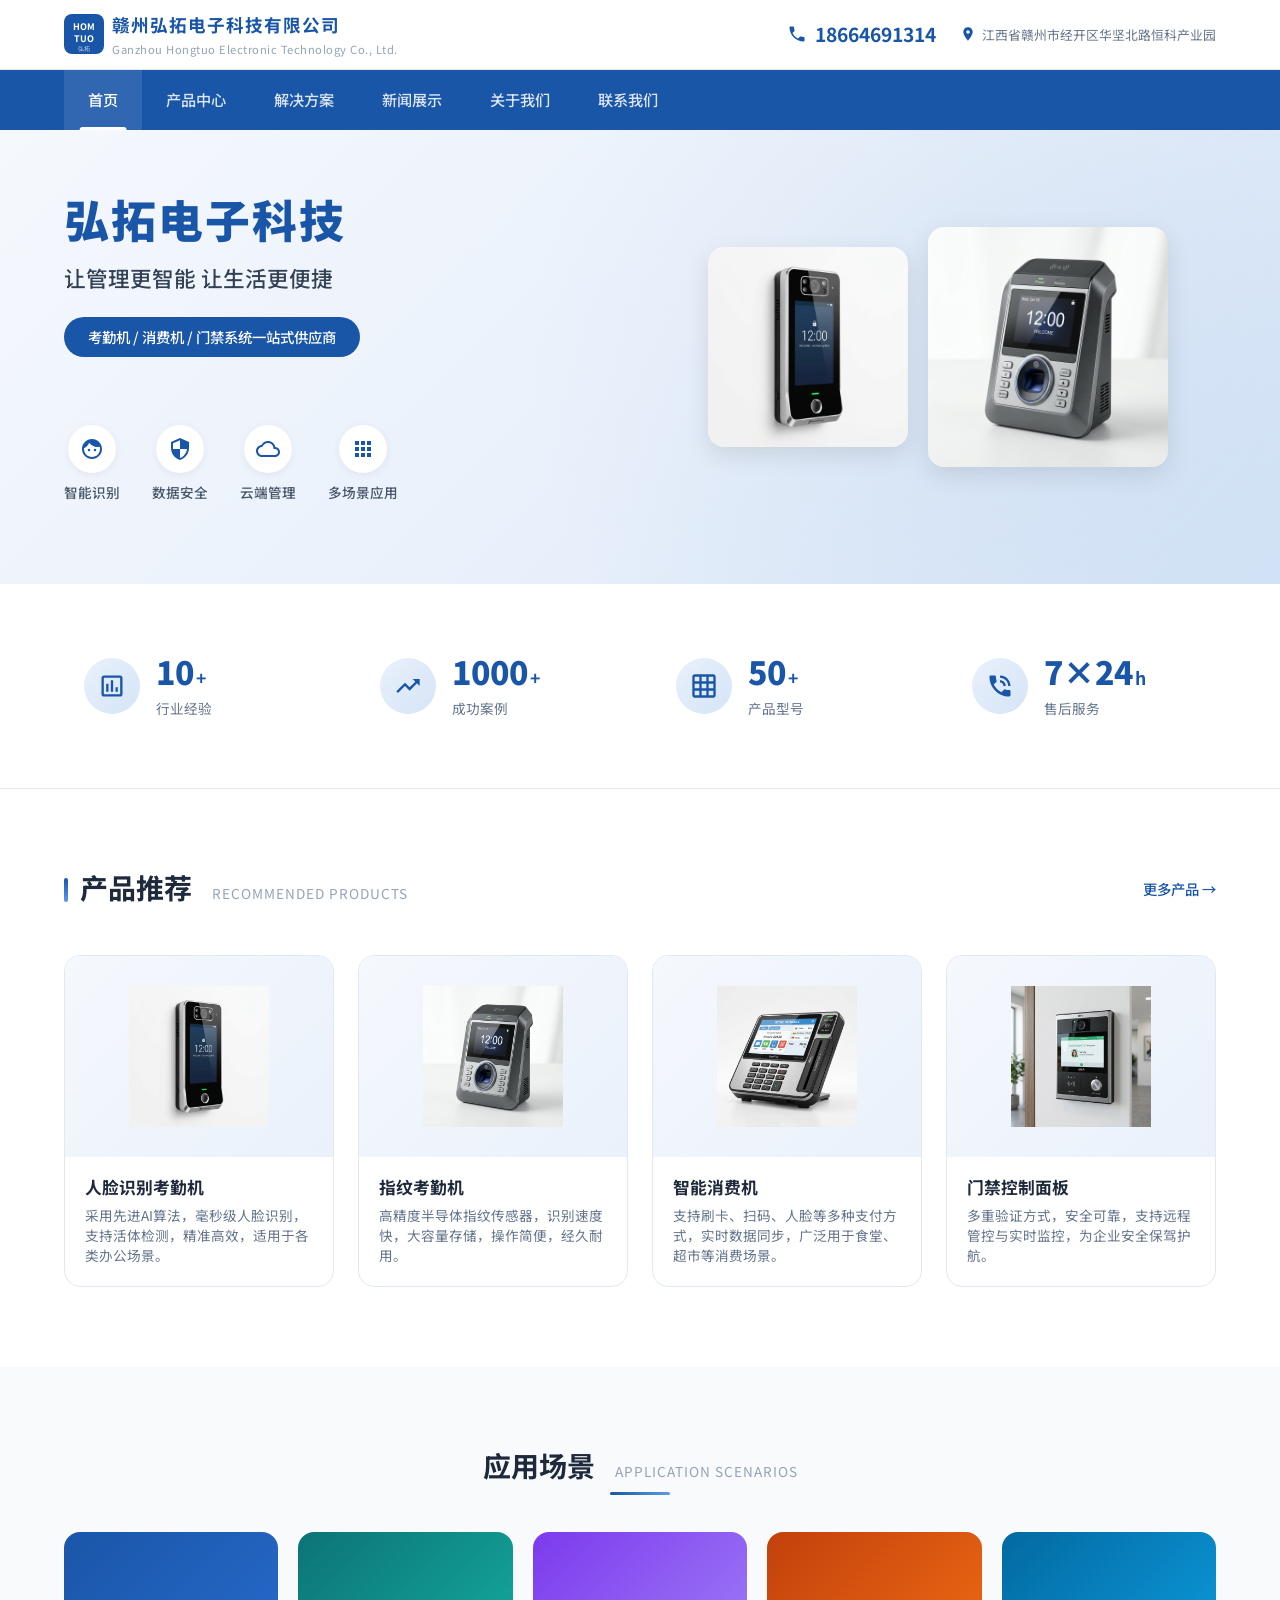
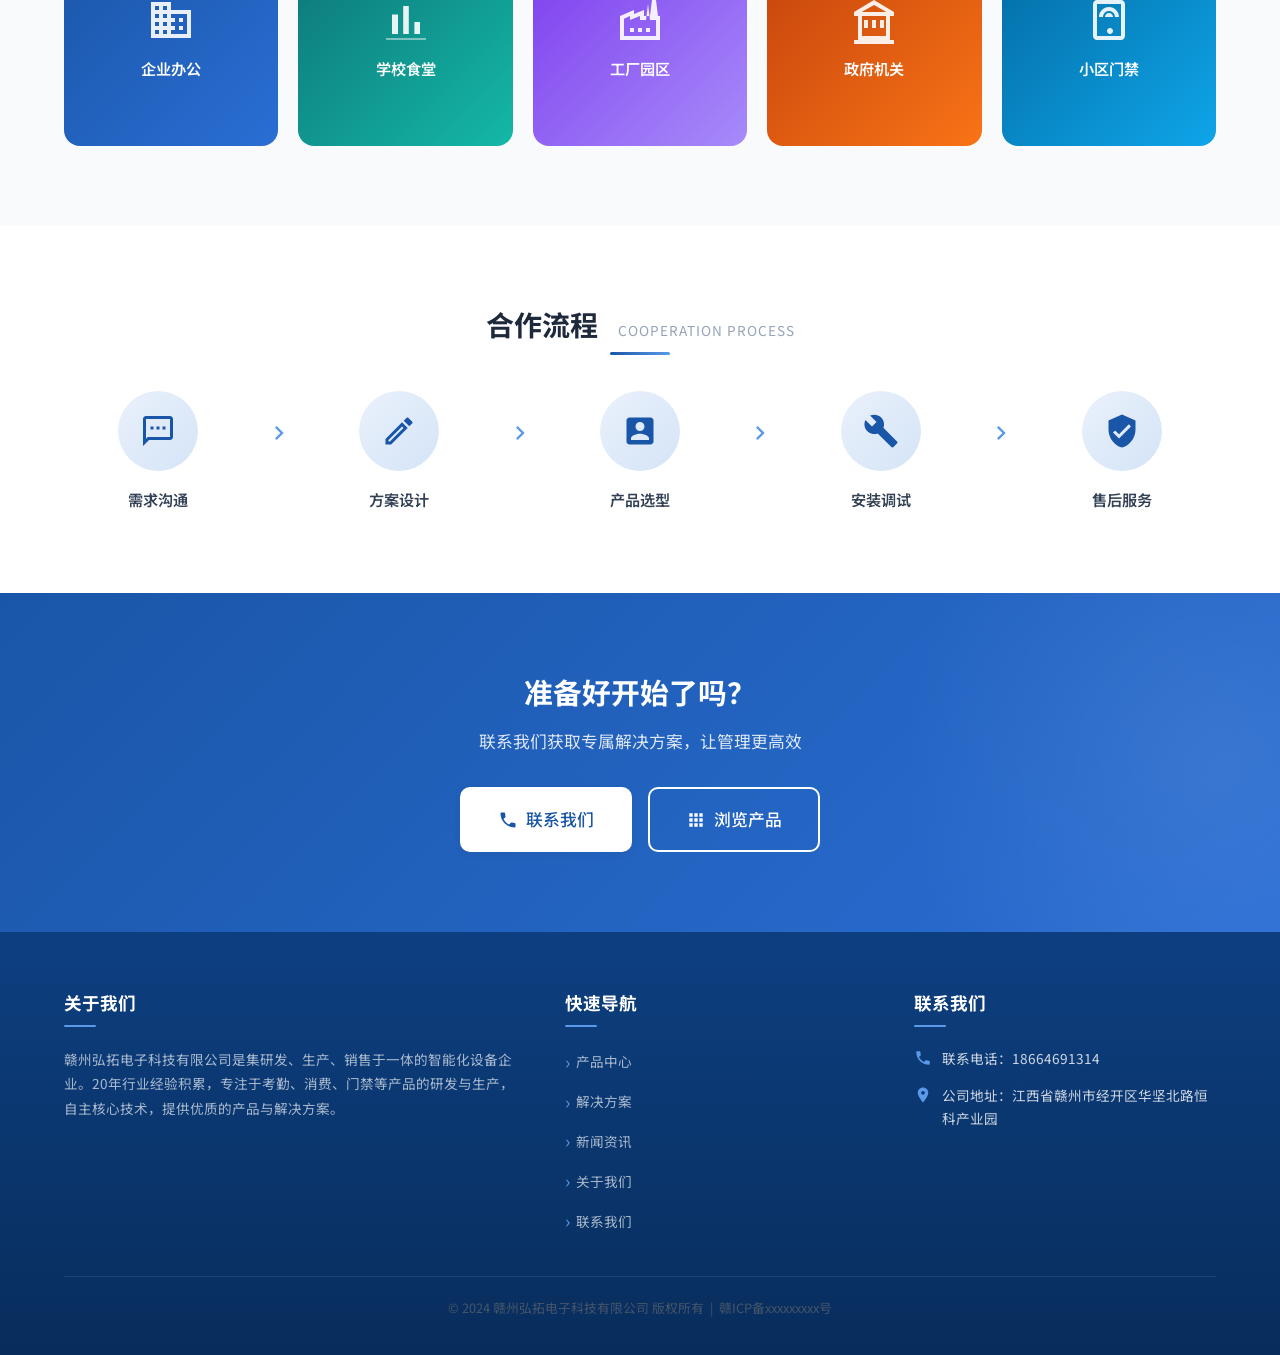
<file: index.html>
<!DOCTYPE html>
<html lang="zh-CN">
<head>
  <meta charset="UTF-8">
  <meta name="viewport" content="width=device-width, initial-scale=1.0">
  <title>赣州弘拓电子科技有限公司 - 考勤机·消费机·门禁系统一站式供应商</title>
  <meta name="description" content="赣州弘拓电子科技有限公司专注于考勤机、消费机、门禁系统的研发、生产与销售，20年行业经验，提供智能化管理解决方案。">
  <meta name="keywords" content="考勤机,消费机,门禁系统,人脸识别,指纹考勤,弘拓电子,赣州弘拓">
  <link rel="stylesheet" href="css/style.css">
</head>
<body>

  <!-- ========== Top Bar ========== -->
  <div class="top-bar">
    <div class="container">
      <div class="top-bar-left">
        <svg class="logo-icon" viewBox="0 0 40 40">
          <rect width="40" height="40" rx="8" fill="#1a56a8"/>
          <text x="20" y="16" text-anchor="middle" fill="white" font-size="9" font-weight="bold">HOM</text>
          <text x="20" y="28" text-anchor="middle" fill="white" font-size="9" font-weight="bold">TUO</text>
          <text x="20" y="37" text-anchor="middle" fill="rgba(255,255,255,0.7)" font-size="6">弘拓</text>
        </svg>
        <div class="company-info">
          <span class="company-name">赣州弘拓电子科技有限公司</span>
          <span class="company-name-en">Ganzhou Hongtuo Electronic Technology Co., Ltd.</span>
        </div>
      </div>
      <div class="top-bar-right">
        <div class="phone">
          <svg viewBox="0 0 24 24"><path d="M6.62 10.79c1.44 2.83 3.76 5.14 6.59 6.59l2.2-2.2c.27-.27.67-.36 1.02-.24 1.12.37 2.33.57 3.57.57.55 0 1 .45 1 1V20c0 .55-.45 1-1 1-9.39 0-17-7.61-17-17 0-.55.45-1 1-1h3.5c.55 0 1 .45 1 1 0 1.25.2 2.45.57 3.57.11.35.03.74-.25 1.02l-2.2 2.2z"/></svg>
          18664691314
        </div>
        <div class="address">
          <svg viewBox="0 0 24 24"><path d="M12 2C8.13 2 5 5.13 5 9c0 5.25 7 13 7 13s7-7.75 7-13c0-3.87-3.13-7-7-7zm0 9.5c-1.38 0-2.5-1.12-2.5-2.5s1.12-2.5 2.5-2.5 2.5 1.12 2.5 2.5-1.12 2.5-2.5 2.5z"/></svg>
          江西省赣州市经开区华坚北路恒科产业园
        </div>
      </div>
    </div>
  </div>

  <!-- ========== Header / Navbar ========== -->
  <header class="header">
    <nav class="navbar container">
      <div class="nav-links">
        <a href="index.html" class="nav-link active">首页</a>
        <a href="products.html" class="nav-link">产品中心</a>
        <a href="solutions.html" class="nav-link">解决方案</a>
        <a href="news.html" class="nav-link">新闻展示</a>
        <a href="about.html" class="nav-link">关于我们</a>
        <a href="contact.html" class="nav-link">联系我们</a>
      </div>
      <button class="mobile-menu-btn" id="mobile-menu-btn">
        <span></span><span></span><span></span>
      </button>
    </nav>
  </header>
  <div class="menu-overlay" id="menu-overlay"></div>
  <div class="mobile-menu" id="mobile-menu">
    <a href="index.html" class="mobile-nav-link active">首页</a>
    <a href="products.html" class="mobile-nav-link">产品中心</a>
    <a href="solutions.html" class="mobile-nav-link">解决方案</a>
    <a href="news.html" class="mobile-nav-link">新闻展示</a>
    <a href="about.html" class="mobile-nav-link">关于我们</a>
    <a href="contact.html" class="mobile-nav-link">联系我们</a>
  </div>

  <!-- ========== Hero Section ========== -->
  <section class="hero">
    <div class="container">
      <div class="hero-content">
        <h1>弘拓电子科技</h1>
        <p class="hero-subtitle">让管理更智能 让生活更便捷</p>
        <span class="hero-desc">考勤机 / 消费机 / 门禁系统一站式供应商</span>
        <div class="hero-features">
          <!-- 智能识别 -->
          <div class="hero-feature">
            <div class="icon">
              <svg viewBox="0 0 24 24"><path d="M9 11.75A1.25 1.25 0 0 0 7.75 13 1.25 1.25 0 0 0 9 14.25 1.25 1.25 0 0 0 10.25 13 1.25 1.25 0 0 0 9 11.75M15 11.75A1.25 1.25 0 0 0 13.75 13a1.25 1.25 0 0 0 1.25 1.25A1.25 1.25 0 0 0 16.25 13 1.25 1.25 0 0 0 15 11.75M12 2C6.48 2 2 6.48 2 12s4.48 10 10 10 10-4.48 10-10S17.52 2 12 2m0 18c-4.41 0-8-3.59-8-8 0-.29.02-.58.05-.86 2.36-1.05 4.23-2.98 5.21-5.37C11.07 8.33 14.05 10 17.42 10c.78 0 1.53-.09 2.25-.26.21.71.33 1.47.33 2.26 0 4.41-3.59 8-8 8"/></svg>
            </div>
            <span>智能识别</span>
          </div>
          <!-- 数据安全 -->
          <div class="hero-feature">
            <div class="icon">
              <svg viewBox="0 0 24 24"><path d="M12 1L3 5v6c0 5.55 3.84 10.74 9 12 5.16-1.26 9-6.45 9-12V5l-9-4zm0 10.99h7c-.53 4.12-3.28 7.79-7 8.94V12H5V6.3l7-3.11v8.8z"/></svg>
            </div>
            <span>数据安全</span>
          </div>
          <!-- 云端管理 -->
          <div class="hero-feature">
            <div class="icon">
              <svg viewBox="0 0 24 24"><path d="M19.35 10.04C18.67 6.59 15.64 4 12 4 9.11 4 6.6 5.64 5.35 8.04 2.34 8.36 0 10.91 0 14c0 3.31 2.69 6 6 6h13c2.76 0 5-2.24 5-5 0-2.64-2.05-4.78-4.65-4.96zM19 18H6c-2.21 0-4-1.79-4-4s1.82-4 4.03-4h.28C7.13 7.73 9.34 6 12 6c3.04 0 5.5 2.46 5.5 5.5v.5H19c1.66 0 3 1.34 3 3s-1.34 3-3 3z"/></svg>
            </div>
            <span>云端管理</span>
          </div>
          <!-- 多场景应用 -->
          <div class="hero-feature">
            <div class="icon">
              <svg viewBox="0 0 24 24"><path d="M4 8h4V4H4v4zm6 12h4v-4h-4v4zm-6 0h4v-4H4v4zm0-6h4v-4H4v4zm6 0h4v-4h-4v4zm6-10v4h4V4h-4zm-6 4h4V4h-4v4zm6 6h4v-4h-4v4zm0 6h4v-4h-4v4z"/></svg>
            </div>
            <span>多场景应用</span>
          </div>
        </div>
      </div>
      <div class="hero-images">
        <img src="images/product_face.png" alt="人脸识别考勤机">
        <img src="images/product_fingerprint.png" alt="指纹考勤机">
      </div>
    </div>
  </section>

  <!-- ========== Stats Section ========== -->
  <section class="stats animate-on-scroll">
    <div class="container">
      <div class="stats-grid stagger-children">
        <!-- 行业经验 -->
        <div class="stat-item">
          <div class="stat-icon">
            <svg viewBox="0 0 24 24"><path d="M19 3H5c-1.1 0-2 .9-2 2v14c0 1.1.9 2 2 2h14c1.1 0 2-.9 2-2V5c0-1.1-.9-2-2-2zm0 16H5V5h14v14zM7 10h2v7H7zm4-3h2v10h-2zm4 6h2v4h-2z"/></svg>
          </div>
          <div class="stat-info">
            <div class="stat-number-wrapper">
              <span class="stat-number" data-target="10">0</span>
              <span class="stat-suffix">+</span>
            </div>
            <span class="stat-label">行业经验</span>
          </div>
        </div>
        <!-- 成功案例 -->
        <div class="stat-item">
          <div class="stat-icon">
            <svg viewBox="0 0 24 24"><path d="M16 6l2.29 2.29-4.88 4.88-4-4L2 16.59 3.41 18l6-6 4 4 6.3-6.29L22 12V6h-6z"/></svg>
          </div>
          <div class="stat-info">
            <div class="stat-number-wrapper">
              <span class="stat-number" data-target="1000">0</span>
              <span class="stat-suffix">+</span>
            </div>
            <span class="stat-label">成功案例</span>
          </div>
        </div>
        <!-- 产品型号 -->
        <div class="stat-item">
          <div class="stat-icon">
            <svg viewBox="0 0 24 24"><path d="M20 2H4c-1.1 0-2 .9-2 2v16c0 1.1.9 2 2 2h16c1.1 0 2-.9 2-2V4c0-1.1-.9-2-2-2zM8 20H4v-4h4v4zm0-6H4v-4h4v4zm0-6H4V4h4v4zm6 12h-4v-4h4v4zm0-6h-4v-4h4v4zm0-6h-4V4h4v4zm6 12h-4v-4h4v4zm0-6h-4v-4h4v4zm0-6h-4V4h4v4z"/></svg>
          </div>
          <div class="stat-info">
            <div class="stat-number-wrapper">
              <span class="stat-number" data-target="50">0</span>
              <span class="stat-suffix">+</span>
            </div>
            <span class="stat-label">产品型号</span>
          </div>
        </div>
        <!-- 售后服务 -->
        <div class="stat-item">
          <div class="stat-icon">
            <svg viewBox="0 0 24 24"><path d="M20 15.5c-1.25 0-2.45-.2-3.57-.57-.35-.12-.74-.03-1.02.24l-2.2 2.2c-2.83-1.44-5.15-3.75-6.59-6.59l2.2-2.2c.27-.27.36-.66.24-1.02A11.36 11.36 0 0 1 8.5 4c0-.55-.45-1-1-1H4c-.55 0-1 .45-1 1 0 9.39 7.61 17 17 17 .55 0 1-.45 1-1v-3.5c0-.55-.45-1-1-1zM19 12h2c0-4.97-4.03-9-9-9v2c3.87 0 7 3.13 7 7zm-4 0h2c0-2.76-2.24-5-5-5v2c1.66 0 3 1.34 3 3z"/></svg>
          </div>
          <div class="stat-info">
            <div class="stat-number-wrapper">
              <span class="stat-number">7×24</span>
              <span class="stat-suffix">h</span>
            </div>
            <span class="stat-label">售后服务</span>
          </div>
        </div>
      </div>
    </div>
  </section>

  <!-- ========== Products Section ========== -->
  <section class="products-section animate-on-scroll">
    <div class="container">
      <div class="section-title">
        <h2>产品推荐 <span class="subtitle">RECOMMENDED PRODUCTS</span></h2>
        <a href="products.html" class="more-link">更多产品 →</a>
      </div>
      <div class="product-grid stagger-children">
        <!-- 人脸识别考勤机 -->
        <div class="product-card">
          <div class="product-card-img">
            <img src="images/product_face.png" alt="人脸识别考勤机">
          </div>
          <div class="product-card-body">
            <h4>人脸识别考勤机</h4>
            <p>采用先进AI算法，毫秒级人脸识别，支持活体检测，精准高效，适用于各类办公场景。</p>
          </div>
        </div>
        <!-- 指纹考勤机 -->
        <div class="product-card">
          <div class="product-card-img">
            <img src="images/product_fingerprint.png" alt="指纹考勤机">
          </div>
          <div class="product-card-body">
            <h4>指纹考勤机</h4>
            <p>高精度半导体指纹传感器，识别速度快，大容量存储，操作简便，经久耐用。</p>
          </div>
        </div>
        <!-- 消费机 -->
        <div class="product-card">
          <div class="product-card-img">
            <img src="images/product_payment.png" alt="智能消费机">
          </div>
          <div class="product-card-body">
            <h4>智能消费机</h4>
            <p>支持刷卡、扫码、人脸等多种支付方式，实时数据同步，广泛用于食堂、超市等消费场景。</p>
          </div>
        </div>
        <!-- 门禁系统 -->
        <div class="product-card">
          <div class="product-card-img">
            <img src="images/product_access.png" alt="门禁控制面板">
          </div>
          <div class="product-card-body">
            <h4>门禁控制面板</h4>
            <p>多重验证方式，安全可靠，支持远程管控与实时监控，为企业安全保驾护航。</p>
          </div>
        </div>
      </div>
    </div>
  </section>

  <!-- ========== Application Scenarios ========== -->
  <section class="scenarios-section animate-on-scroll">
    <div class="container">
      <div class="section-title section-title-center">
        <h2>应用场景 <span class="subtitle">APPLICATION SCENARIOS</span></h2>
      </div>
      <div class="scenario-grid stagger-children">
        <!-- 企业办公 -->
        <div class="scenario-card-css">
          <svg viewBox="0 0 24 24"><path d="M12 7V3H2v18h20V7H12zM6 19H4v-2h2v2zm0-4H4v-2h2v2zm0-4H4V9h2v2zm0-4H4V5h2v2zm4 12H8v-2h2v2zm0-4H8v-2h2v2zm0-4H8V9h2v2zm0-4H8V5h2v2zm10 12h-8v-2h2v-2h-2v-2h2v-2h-2V9h8v10zm-2-8h-2v2h2v-2zm0 4h-2v2h2v-2z"/></svg>
          <span>企业办公</span>
        </div>
        <!-- 学校食堂 -->
        <div class="scenario-card-css">
          <svg viewBox="0 0 24 24"><path d="M5 9.2h3V19H5V9.2zM10.6 5h2.8v14h-2.8V5zm5.6 8H19v6h-2.8v-6z"/><path d="M2 21h20v1H2z" opacity=".5"/></svg>
          <span>学校食堂</span>
        </div>
        <!-- 工厂园区 -->
        <div class="scenario-card-css">
          <svg viewBox="0 0 24 24"><path d="M22 22H2V10l7-3v2l5-2v3h3l1-8h2l1 8h1v12zM12 9.95l-5 2V10l-3 1.32V20h16V12h-3l-1-8h0l-1 8h-3V9.95zM9 18H7v-2h2v2zm4 0h-2v-2h2v2zm4 0h-2v-2h2v2z"/></svg>
          <span>工厂园区</span>
        </div>
        <!-- 政府机关 -->
        <div class="scenario-card-css">
          <svg viewBox="0 0 24 24"><path d="M6 20V10H4v12h16V10h-2v10H6zm-4 2h20v2H2v-2zM12 2L2 8v2h20V8L12 2zm0 2.44L18.18 8H5.82L12 4.44zM7 12h2v4H7zm4 0h2v4h-2zm4 0h2v4h-2z"/></svg>
          <span>政府机关</span>
        </div>
        <!-- 小区门禁 -->
        <div class="scenario-card-css">
          <svg viewBox="0 0 24 24"><path d="M18 2H6c-1.1 0-2 .9-2 2v16c0 1.1.9 2 2 2h12c1.1 0 2-.9 2-2V4c0-1.1-.9-2-2-2zm0 18H6V4h12v16zm-5.5-1c.83 0 1.5-.67 1.5-1.5s-.67-1.5-1.5-1.5-1.5.67-1.5 1.5.67 1.5 1.5 1.5zM12 5.5c-2.76 0-5 2.24-5 5h2c0-1.66 1.34-3 3-3s3 1.34 3 3h2c0-2.76-2.24-5-5-5zm0 3c-1.1 0-2 .9-2 2h2l2 0c0-1.1-.9-2-2-2z"/></svg>
          <span>小区门禁</span>
        </div>
      </div>
    </div>
  </section>

  <!-- ========== Cooperation Process ========== -->
  <section class="process-section animate-on-scroll">
    <div class="container">
      <div class="section-title section-title-center">
        <h2>合作流程 <span class="subtitle">COOPERATION PROCESS</span></h2>
      </div>
      <div class="process-steps">
        <!-- Step 1: 需求沟通 -->
        <div class="process-step">
          <div class="process-step-icon">
            <svg viewBox="0 0 24 24"><path d="M20 2H4c-1.1 0-2 .9-2 2v18l4-4h14c1.1 0 2-.9 2-2V4c0-1.1-.9-2-2-2zm0 14H5.17L4 17.17V4h16v12zM7 9h2v2H7V9zm4 0h2v2h-2V9zm4 0h2v2h-2V9z"/></svg>
          </div>
          <span>需求沟通</span>
        </div>
        <!-- Arrow -->
        <div class="process-arrow">
          <svg viewBox="0 0 24 24"><path d="M8.59 16.59L13.17 12 8.59 7.41 10 6l6 6-6 6-1.41-1.41z"/></svg>
        </div>
        <!-- Step 2: 方案设计 -->
        <div class="process-step">
          <div class="process-step-icon">
            <svg viewBox="0 0 24 24"><path d="M14.06 9.02l.92.92L5.92 19H5v-.92l9.06-9.06M17.66 3c-.25 0-.51.1-.7.29l-1.83 1.83 3.75 3.75 1.83-1.83a.996.996 0 0 0 0-1.41l-2.34-2.34c-.2-.2-.45-.29-.71-.29zm-3.6 3.19L3 17.25V21h3.75L17.81 9.94l-3.75-3.75z"/></svg>
          </div>
          <span>方案设计</span>
        </div>
        <!-- Arrow -->
        <div class="process-arrow">
          <svg viewBox="0 0 24 24"><path d="M8.59 16.59L13.17 12 8.59 7.41 10 6l6 6-6 6-1.41-1.41z"/></svg>
        </div>
        <!-- Step 3: 产品选型 -->
        <div class="process-step">
          <div class="process-step-icon">
            <svg viewBox="0 0 24 24"><path d="M3 5v14c0 1.1.89 2 2 2h14c1.1 0 2-.9 2-2V5c0-1.1-.9-2-2-2H5c-1.11 0-2 .9-2 2zm12 4c0 1.66-1.34 3-3 3s-3-1.34-3-3 1.34-3 3-3 3 1.34 3 3zm-9 8c0-2 4-3.1 6-3.1s6 1.1 6 3.1v1H6v-1z"/></svg>
          </div>
          <span>产品选型</span>
        </div>
        <!-- Arrow -->
        <div class="process-arrow">
          <svg viewBox="0 0 24 24"><path d="M8.59 16.59L13.17 12 8.59 7.41 10 6l6 6-6 6-1.41-1.41z"/></svg>
        </div>
        <!-- Step 4: 安装调试 -->
        <div class="process-step">
          <div class="process-step-icon">
            <svg viewBox="0 0 24 24"><path d="M22.7 19l-9.1-9.1c.9-2.3.4-5-1.5-6.9-2-2-5-2.4-7.4-1.3L9 6 6 9 1.6 4.7C.4 7.1.9 10.1 2.9 12.1c1.9 1.9 4.6 2.4 6.9 1.5l9.1 9.1c.4.4 1 .4 1.4 0l2.3-2.3c.5-.4.5-1.1.1-1.4z"/></svg>
          </div>
          <span>安装调试</span>
        </div>
        <!-- Arrow -->
        <div class="process-arrow">
          <svg viewBox="0 0 24 24"><path d="M8.59 16.59L13.17 12 8.59 7.41 10 6l6 6-6 6-1.41-1.41z"/></svg>
        </div>
        <!-- Step 5: 售后服务 -->
        <div class="process-step">
          <div class="process-step-icon">
            <svg viewBox="0 0 24 24"><path d="M12 1L3 5v6c0 5.55 3.84 10.74 9 12 5.16-1.26 9-6.45 9-12V5l-9-4zm-2 16l-4-4 1.41-1.41L10 14.17l6.59-6.59L18 9l-8 8z"/></svg>
          </div>
          <span>售后服务</span>
        </div>
      </div>
    </div>
  </section>

  <!-- ========== CTA Section ========== -->
  <section class="cta-section animate-on-scroll">
    <div class="container" style="text-align: center;">
      <h2 style="color: var(--white); margin-bottom: 16px; font-size: 1.8rem;">准备好开始了吗？</h2>
      <p style="color: rgba(255,255,255,0.85); margin-bottom: 32px; font-size: 1.05rem;">联系我们获取专属解决方案，让管理更高效</p>
      <div style="display: flex; gap: 16px; justify-content: center; flex-wrap: wrap;">
        <a href="contact.html" class="btn btn-white btn-lg">
          <svg viewBox="0 0 24 24" style="width:20px;height:20px;fill:var(--primary);"><path d="M20 15.5c-1.25 0-2.45-.2-3.57-.57-.35-.12-.74-.03-1.02.24l-2.2 2.2c-2.83-1.44-5.15-3.75-6.59-6.59l2.2-2.2c.27-.27.36-.66.24-1.02A11.36 11.36 0 0 1 8.5 4c0-.55-.45-1-1-1H4c-.55 0-1 .45-1 1 0 9.39 7.61 17 17 17 .55 0 1-.45 1-1v-3.5c0-.55-.45-1-1-1z"/></svg>
          联系我们
        </a>
        <a href="products.html" class="btn btn-outline btn-lg" style="border-color: var(--white); color: var(--white);">
          <svg viewBox="0 0 24 24" style="width:20px;height:20px;fill:currentColor;"><path d="M4 8h4V4H4v4zm6 12h4v-4h-4v4zm-6 0h4v-4H4v4zm0-6h4v-4H4v4zm6 0h4v-4h-4v4zm6-10v4h4V4h-4zm-6 4h4V4h-4v4zm6 6h4v-4h-4v4zm0 6h4v-4h-4v4z"/></svg>
          浏览产品
        </a>
      </div>
    </div>
  </section>

  <!-- ========== Footer ========== -->
  <footer class="footer">
    <div class="container">
      <div class="footer-grid">
        <div class="footer-col">
          <h4>关于我们</h4>
          <p>赣州弘拓电子科技有限公司是集研发、生产、销售于一体的智能化设备企业。20年行业经验积累，专注于考勤、消费、门禁等产品的研发与生产，自主核心技术，提供优质的产品与解决方案。</p>
        </div>
        <div class="footer-col">
          <h4>快速导航</h4>
          <div class="footer-links">
            <a href="products.html">产品中心</a>
            <a href="solutions.html">解决方案</a>
            <a href="news.html">新闻资讯</a>
            <a href="about.html">关于我们</a>
            <a href="contact.html">联系我们</a>
          </div>
        </div>
        <div class="footer-col">
          <h4>联系我们</h4>
          <div class="contact-item">
            <svg viewBox="0 0 24 24"><path d="M6.62 10.79c1.44 2.83 3.76 5.14 6.59 6.59l2.2-2.2c.27-.27.67-.36 1.02-.24 1.12.37 2.33.57 3.57.57.55 0 1 .45 1 1V20c0 .55-.45 1-1 1-9.39 0-17-7.61-17-17 0-.55.45-1 1-1h3.5c.55 0 1 .45 1 1 0 1.25.2 2.45.57 3.57.11.35.03.74-.25 1.02l-2.2 2.2z"/></svg>
            <span>联系电话：18664691314</span>
          </div>
          <div class="contact-item">
            <svg viewBox="0 0 24 24"><path d="M12 2C8.13 2 5 5.13 5 9c0 5.25 7 13 7 13s7-7.75 7-13c0-3.87-3.13-7-7-7zm0 9.5c-1.38 0-2.5-1.12-2.5-2.5s1.12-2.5 2.5-2.5 2.5 1.12 2.5 2.5-1.12 2.5-2.5 2.5z"/></svg>
            <span>公司地址：江西省赣州市经开区华坚北路恒科产业园</span>
          </div>
        </div>
      </div>
      <div class="footer-bottom">
        <p>© 2024 赣州弘拓电子科技有限公司 版权所有 &nbsp;|&nbsp; 赣ICP备xxxxxxxxx号</p>
      </div>
    </div>
  </footer>

  <script src="js/main.js"></script>
</body>
</html>
</file>
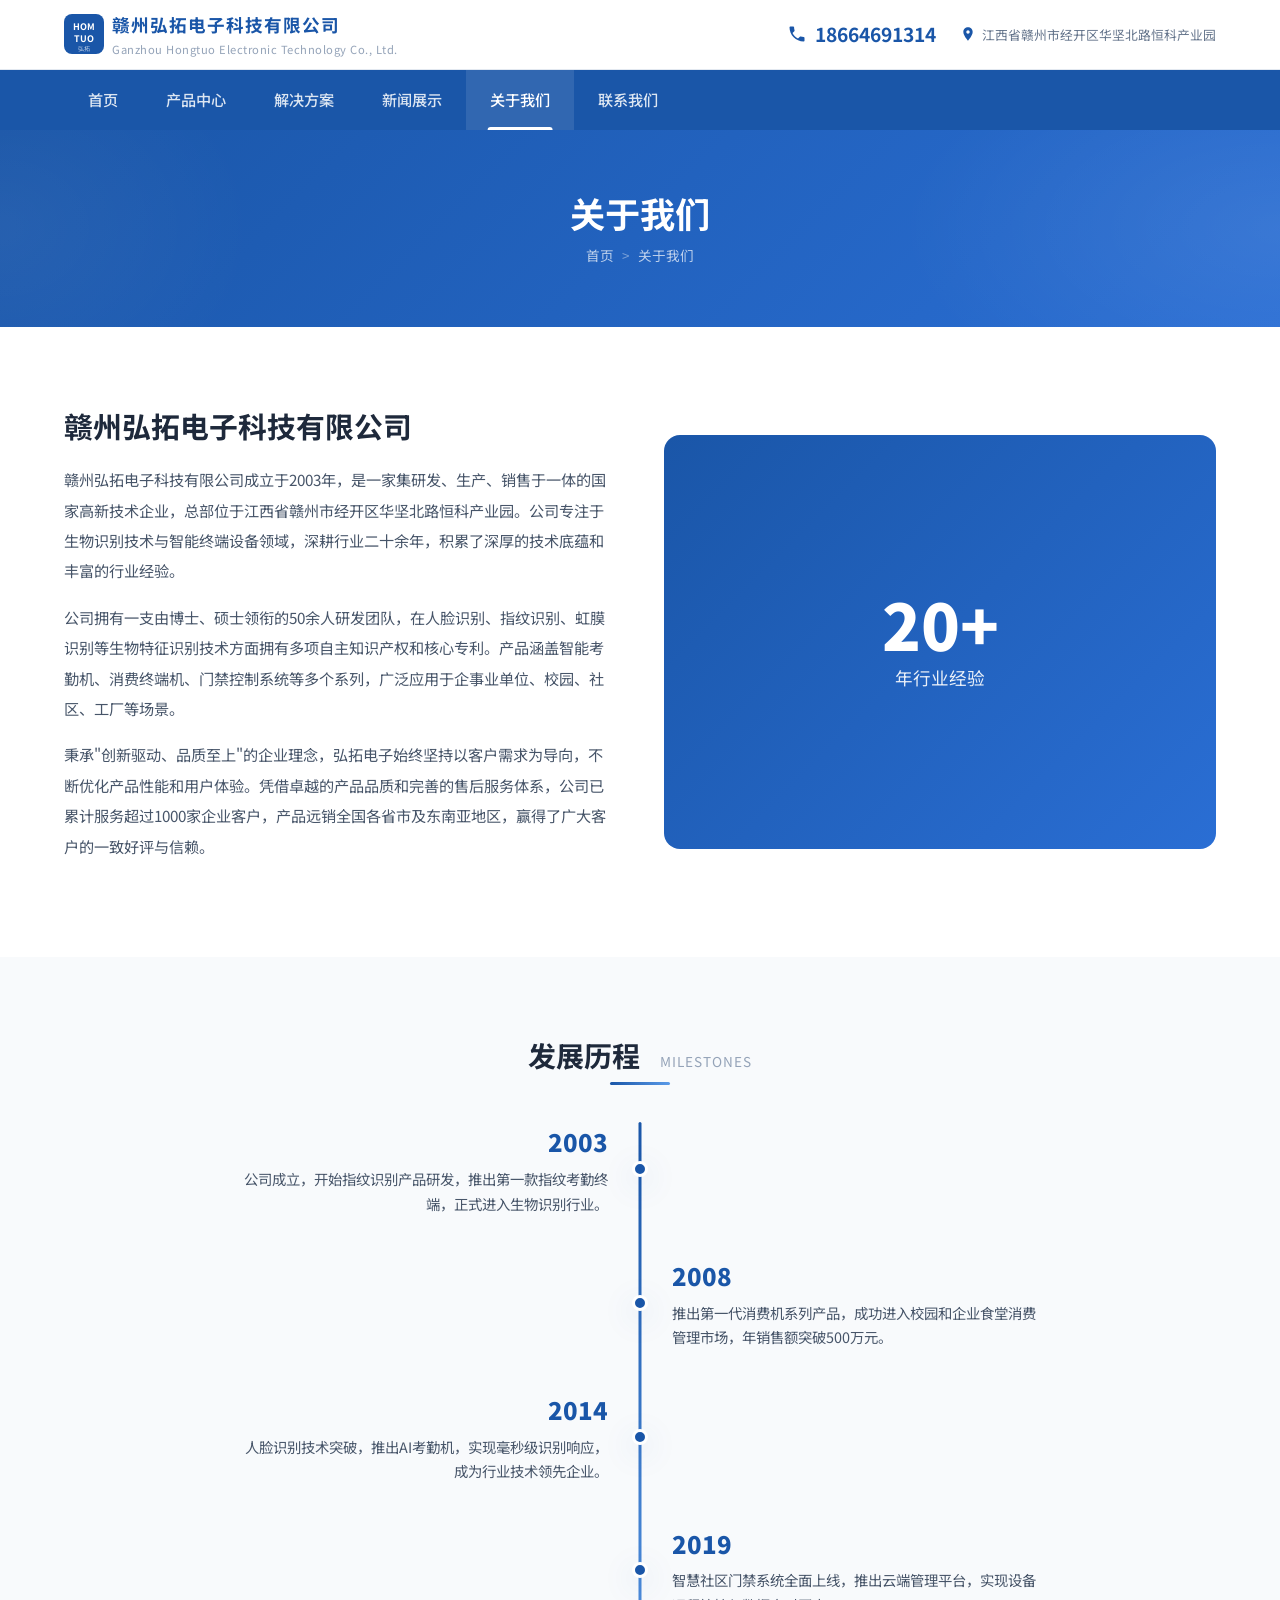
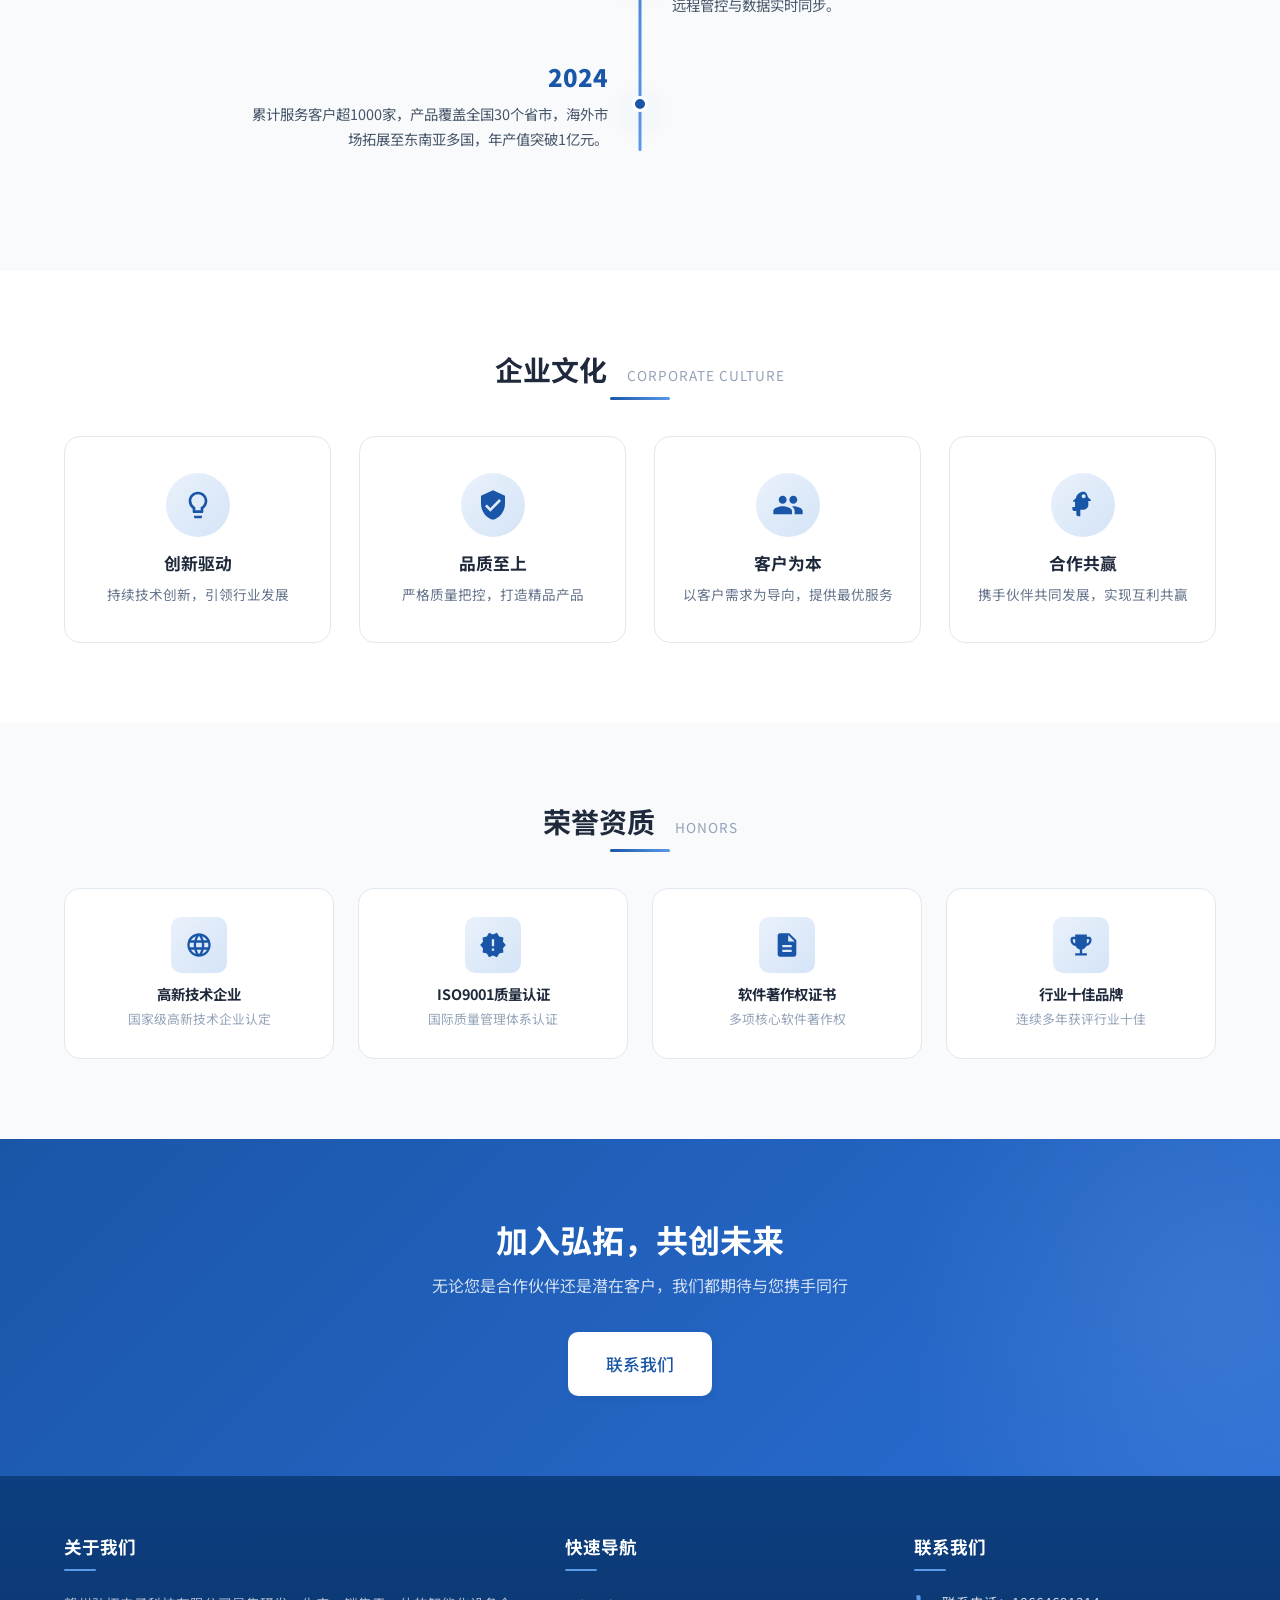
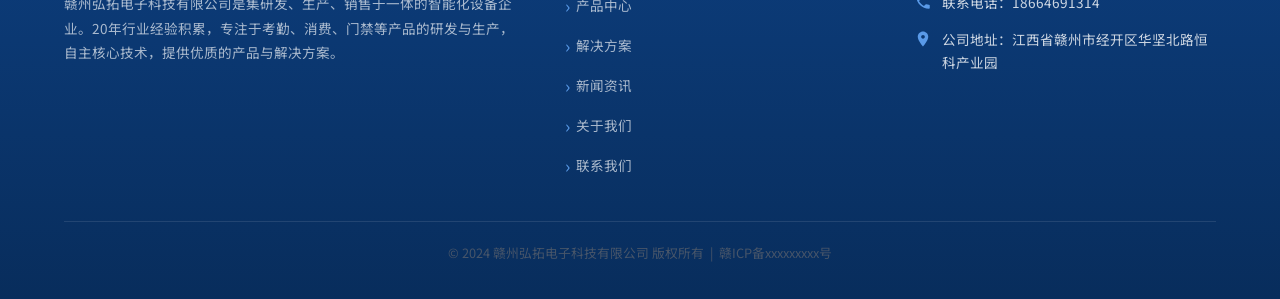
<file: about.html>
<!DOCTYPE html>
<html lang="zh-CN">
<head>
  <meta charset="UTF-8">
  <meta name="viewport" content="width=device-width, initial-scale=1.0">
  <title>关于我们 - 赣州弘拓电子科技有限公司</title>
  <meta name="description" content="了解赣州弘拓电子科技有限公司，20年专注智能考勤、消费机、门禁系统研发生产。">
  <link rel="stylesheet" href="css/style.css">
</head>
<body>

  <!-- ========== Top Bar ========== -->
  <div class="top-bar">
    <div class="container">
      <div class="top-bar-left">
        <svg class="logo-icon" viewBox="0 0 40 40">
          <rect width="40" height="40" rx="8" fill="#1a56a8"/>
          <text x="20" y="16" text-anchor="middle" fill="white" font-size="9" font-weight="bold">HOM</text>
          <text x="20" y="28" text-anchor="middle" fill="white" font-size="9" font-weight="bold">TUO</text>
          <text x="20" y="37" text-anchor="middle" fill="rgba(255,255,255,0.7)" font-size="6">弘拓</text>
        </svg>
        <div class="company-info">
          <span class="company-name">赣州弘拓电子科技有限公司</span>
          <span class="company-name-en">Ganzhou Hongtuo Electronic Technology Co., Ltd.</span>
        </div>
      </div>
      <div class="top-bar-right">
        <div class="phone">
          <svg viewBox="0 0 24 24"><path d="M6.62 10.79c1.44 2.83 3.76 5.14 6.59 6.59l2.2-2.2c.27-.27.67-.36 1.02-.24 1.12.37 2.33.57 3.57.57.55 0 1 .45 1 1V20c0 .55-.45 1-1 1-9.39 0-17-7.61-17-17 0-.55.45-1 1-1h3.5c.55 0 1 .45 1 1 0 1.25.2 2.45.57 3.57.11.35.03.74-.25 1.02l-2.2 2.2z"/></svg>
          18664691314
        </div>
        <div class="address">
          <svg viewBox="0 0 24 24"><path d="M12 2C8.13 2 5 5.13 5 9c0 5.25 7 13 7 13s7-7.75 7-13c0-3.87-3.13-7-7-7zm0 9.5c-1.38 0-2.5-1.12-2.5-2.5s1.12-2.5 2.5-2.5 2.5 1.12 2.5 2.5-1.12 2.5-2.5 2.5z"/></svg>
          江西省赣州市经开区华坚北路恒科产业园
        </div>
      </div>
    </div>
  </div>

  <!-- ========== Header / Navbar ========== -->
  <header class="header">
    <nav class="navbar container">
      <div class="nav-links">
        <a href="index.html" class="nav-link">首页</a>
        <a href="products.html" class="nav-link">产品中心</a>
        <a href="solutions.html" class="nav-link">解决方案</a>
        <a href="news.html" class="nav-link">新闻展示</a>
        <a href="about.html" class="nav-link active">关于我们</a>
        <a href="contact.html" class="nav-link">联系我们</a>
      </div>
      <button class="mobile-menu-btn" id="mobile-menu-btn">
        <span></span><span></span><span></span>
      </button>
    </nav>
  </header>
  <div class="menu-overlay" id="menu-overlay"></div>
  <div class="mobile-menu" id="mobile-menu">
    <a href="index.html" class="mobile-nav-link">首页</a>
    <a href="products.html" class="mobile-nav-link">产品中心</a>
    <a href="solutions.html" class="mobile-nav-link">解决方案</a>
    <a href="news.html" class="mobile-nav-link">新闻展示</a>
    <a href="about.html" class="mobile-nav-link active">关于我们</a>
    <a href="contact.html" class="mobile-nav-link">联系我们</a>
  </div>

  <!-- ========== Page Banner ========== -->
  <section class="page-banner">
    <h1>关于我们</h1>
    <div class="breadcrumb">
      <a href="index.html">首页</a>
      <span class="sep">&gt;</span>
      <span>关于我们</span>
    </div>
  </section>

  <!-- ========== About Intro Section ========== -->
  <div class="container">
    <div class="about-intro animate-on-scroll">
      <div class="about-intro-content">
        <h2>赣州弘拓电子科技有限公司</h2>
        <p>赣州弘拓电子科技有限公司成立于2003年，是一家集研发、生产、销售于一体的国家高新技术企业，总部位于江西省赣州市经开区华坚北路恒科产业园。公司专注于生物识别技术与智能终端设备领域，深耕行业二十余年，积累了深厚的技术底蕴和丰富的行业经验。</p>
        <p>公司拥有一支由博士、硕士领衔的50余人研发团队，在人脸识别、指纹识别、虹膜识别等生物特征识别技术方面拥有多项自主知识产权和核心专利。产品涵盖智能考勤机、消费终端机、门禁控制系统等多个系列，广泛应用于企事业单位、校园、社区、工厂等场景。</p>
        <p>秉承"创新驱动、品质至上"的企业理念，弘拓电子始终坚持以客户需求为导向，不断优化产品性能和用户体验。凭借卓越的产品品质和完善的售后服务体系，公司已累计服务超过1000家企业客户，产品远销全国各省市及东南亚地区，赢得了广大客户的一致好评与信赖。</p>
      </div>
      <div class="about-intro-image">
        <div class="about-img-content">
          <div class="big-number">20+</div>
          <span>年行业经验</span>
        </div>
      </div>
    </div>
  </div>

  <!-- ========== Timeline Section ========== -->
  <section class="timeline-section">
    <div class="container">
      <div class="section-title section-title-center animate-on-scroll">
        <h2>发展历程 <span class="subtitle">MILESTONES</span></h2>
      </div>

      <div class="timeline">
        <!-- 2003 -->
        <div class="timeline-item animate-on-scroll">
          <div class="dot"></div>
          <div class="content">
            <div class="year">2003</div>
            <div class="desc">公司成立，开始指纹识别产品研发，推出第一款指纹考勤终端，正式进入生物识别行业。</div>
          </div>
        </div>

        <!-- 2008 -->
        <div class="timeline-item animate-on-scroll">
          <div class="dot"></div>
          <div class="content">
            <div class="year">2008</div>
            <div class="desc">推出第一代消费机系列产品，成功进入校园和企业食堂消费管理市场，年销售额突破500万元。</div>
          </div>
        </div>

        <!-- 2014 -->
        <div class="timeline-item animate-on-scroll">
          <div class="dot"></div>
          <div class="content">
            <div class="year">2014</div>
            <div class="desc">人脸识别技术突破，推出AI考勤机，实现毫秒级识别响应，成为行业技术领先企业。</div>
          </div>
        </div>

        <!-- 2019 -->
        <div class="timeline-item animate-on-scroll">
          <div class="dot"></div>
          <div class="content">
            <div class="year">2019</div>
            <div class="desc">智慧社区门禁系统全面上线，推出云端管理平台，实现设备远程管控与数据实时同步。</div>
          </div>
        </div>

        <!-- 2024 -->
        <div class="timeline-item animate-on-scroll">
          <div class="dot"></div>
          <div class="content">
            <div class="year">2024</div>
            <div class="desc">累计服务客户超1000家，产品覆盖全国30个省市，海外市场拓展至东南亚多国，年产值突破1亿元。</div>
          </div>
        </div>
      </div>
    </div>
  </section>

  <!-- ========== Values Section ========== -->
  <section class="values-section">
    <div class="container">
      <div class="section-title section-title-center animate-on-scroll">
        <h2>企业文化 <span class="subtitle">CORPORATE CULTURE</span></h2>
      </div>

      <div class="values-grid stagger-children">
        <!-- 创新驱动 -->
        <div class="value-card animate-on-scroll">
          <div class="icon">
            <svg viewBox="0 0 24 24"><path d="M9 21c0 .55.45 1 1 1h4c.55 0 1-.45 1-1v-1H9v1zm3-19C8.14 2 5 5.14 5 9c0 2.38 1.19 4.47 3 5.74V17c0 .55.45 1 1 1h6c.55 0 1-.45 1-1v-2.26c1.81-1.27 3-3.36 3-5.74 0-3.86-3.14-7-7-7zm2.85 11.1l-.85.6V16h-4v-2.3l-.85-.6A4.997 4.997 0 017 9c0-2.76 2.24-5 5-5s5 2.24 5 5c0 1.63-.8 3.16-2.15 4.1z"/></svg>
          </div>
          <h4>创新驱动</h4>
          <p>持续技术创新，引领行业发展</p>
        </div>

        <!-- 品质至上 -->
        <div class="value-card animate-on-scroll">
          <div class="icon">
            <svg viewBox="0 0 24 24"><path d="M12 1L3 5v6c0 5.55 3.84 10.74 9 12 5.16-1.26 9-6.45 9-12V5l-9-4zm-2 16l-4-4 1.41-1.41L10 14.17l6.59-6.59L18 9l-8 8z"/></svg>
          </div>
          <h4>品质至上</h4>
          <p>严格质量把控，打造精品产品</p>
        </div>

        <!-- 客户为本 -->
        <div class="value-card animate-on-scroll">
          <div class="icon">
            <svg viewBox="0 0 24 24"><path d="M16 11c1.66 0 2.99-1.34 2.99-3S17.66 5 16 5c-1.66 0-3 1.34-3 3s1.34 3 3 3zm-8 0c1.66 0 2.99-1.34 2.99-3S9.66 5 8 5C6.34 5 5 6.34 5 8s1.34 3 3 3zm0 2c-2.33 0-7 1.17-7 3.5V19h14v-2.5c0-2.33-4.67-3.5-7-3.5zm8 0c-.29 0-.62.02-.97.05 1.16.84 1.97 1.97 1.97 3.45V19h6v-2.5c0-2.33-4.67-3.5-7-3.5z"/></svg>
          </div>
          <h4>客户为本</h4>
          <p>以客户需求为导向，提供最优服务</p>
        </div>

        <!-- 合作共赢 -->
        <div class="value-card animate-on-scroll">
          <div class="icon">
            <svg viewBox="0 0 24 24"><path d="M12.5 2C9.64 2 7.21 3.98 6.73 6.66L4.55 8.84c-.25.25-.09.68.26.68H6v4H4v1.5c0 .83.67 1.5 1.5 1.5H7v2.5c0 .83.67 1.5 1.5 1.5H10v-5h2.5c1.93 0 3.5-1.57 3.5-3.5V9h1.69c.35 0 .51-.43.26-.68l-2.18-2.18C15.29 3.98 14.36 2 12.5 2zm0 2c.83 0 1.5.67 1.5 1.5S13.33 7 12.5 7 11 6.33 11 5.5 11.67 4 12.5 4z"/></svg>
          </div>
          <h4>合作共赢</h4>
          <p>携手伙伴共同发展，实现互利共赢</p>
        </div>
      </div>
    </div>
  </section>

  <!-- ========== Honors Section ========== -->
  <section class="section section-light">
    <div class="container">
      <div class="section-title section-title-center animate-on-scroll">
        <h2>荣誉资质 <span class="subtitle">HONORS</span></h2>
      </div>

      <div class="honors-grid stagger-children">
        <!-- 高新技术企业 -->
        <div class="honor-card animate-on-scroll">
          <div class="icon">
            <svg viewBox="0 0 24 24"><path d="M11.99 2C6.47 2 2 6.48 2 12s4.47 10 9.99 10C17.52 22 22 17.52 22 12S17.52 2 11.99 2zm6.93 6h-2.95c-.32-1.25-.78-2.45-1.38-3.56 1.84.63 3.37 1.91 4.33 3.56zM12 4.04c.83 1.2 1.48 2.53 1.91 3.96h-3.82c.43-1.43 1.08-2.76 1.91-3.96zM4.26 14C4.1 13.36 4 12.69 4 12s.1-1.36.26-2h3.38c-.08.66-.14 1.32-.14 2 0 .68.06 1.34.14 2H4.26zm.82 2h2.95c.32 1.25.78 2.45 1.38 3.56-1.84-.63-3.37-1.9-4.33-3.56zm2.95-8H5.08c.96-1.66 2.49-2.93 4.33-3.56C8.81 5.55 8.35 6.75 8.03 8zM12 19.96c-.83-1.2-1.48-2.53-1.91-3.96h3.82c-.43 1.43-1.08 2.76-1.91 3.96zM14.34 14H9.66c-.09-.66-.16-1.32-.16-2 0-.68.07-1.35.16-2h4.68c.09.65.16 1.32.16 2 0 .68-.07 1.34-.16 2zm.25 5.56c.6-1.11 1.06-2.31 1.38-3.56h2.95c-.96 1.65-2.49 2.93-4.33 3.56zM16.36 14c.08-.66.14-1.32.14-2 0-.68-.06-1.34-.14-2h3.38c.16.64.26 1.31.26 2s-.1 1.36-.26 2h-3.38z"/></svg>
          </div>
          <h5>高新技术企业</h5>
          <p>国家级高新技术企业认定</p>
        </div>

        <!-- ISO9001 -->
        <div class="honor-card animate-on-scroll">
          <div class="icon">
            <svg viewBox="0 0 24 24"><path d="M23 12l-2.44-2.78.34-3.68-3.61-.82-1.89-3.18L12 3 8.6 1.54 6.71 4.72l-3.61.81.34 3.68L1 12l2.44 2.78-.34 3.69 3.61.82 1.89 3.18L12 21l3.4 1.46 1.89-3.18 3.61-.82-.34-3.68L23 12zm-10 5h-2v-2h2v2zm0-4h-2V7h2v6z"/></svg>
          </div>
          <h5>ISO9001质量认证</h5>
          <p>国际质量管理体系认证</p>
        </div>

        <!-- 软件著作权 -->
        <div class="honor-card animate-on-scroll">
          <div class="icon">
            <svg viewBox="0 0 24 24"><path d="M14 2H6c-1.1 0-1.99.9-1.99 2L4 20c0 1.1.89 2 1.99 2H18c1.1 0 2-.9 2-2V8l-6-6zm2 16H8v-2h8v2zm0-4H8v-2h8v2zm-3-5V3.5L18.5 9H13z"/></svg>
          </div>
          <h5>软件著作权证书</h5>
          <p>多项核心软件著作权</p>
        </div>

        <!-- 行业十佳 -->
        <div class="honor-card animate-on-scroll">
          <div class="icon">
            <svg viewBox="0 0 24 24"><path d="M19 5h-2V3H7v2H5c-1.1 0-2 .9-2 2v1c0 2.55 1.92 4.63 4.39 4.94.63 1.5 1.98 2.63 3.61 2.96V19H7v2h10v-2h-4v-3.1c1.63-.33 2.98-1.46 3.61-2.96C19.08 12.63 21 10.55 21 8V7c0-1.1-.9-2-2-2zM5 8V7h2v3.82C5.84 10.4 5 9.3 5 8zm14 0c0 1.3-.84 2.4-2 2.82V7h2v1z"/></svg>
          </div>
          <h5>行业十佳品牌</h5>
          <p>连续多年获评行业十佳</p>
        </div>
      </div>
    </div>
  </section>

  <!-- ========== CTA Section ========== -->
  <section class="cta-section animate-on-scroll">
    <h2>加入弘拓，共创未来</h2>
    <p>无论您是合作伙伴还是潜在客户，我们都期待与您携手同行</p>
    <div>
      <a href="contact.html" class="btn btn-white btn-lg">联系我们</a>
    </div>
  </section>

  <!-- ========== Footer ========== -->
  <footer class="footer">
    <div class="container">
      <div class="footer-grid">
        <div class="footer-col">
          <h4>关于我们</h4>
          <p>赣州弘拓电子科技有限公司是集研发、生产、销售于一体的智能化设备企业。20年行业经验积累，专注于考勤、消费、门禁等产品的研发与生产，自主核心技术，提供优质的产品与解决方案。</p>
        </div>
        <div class="footer-col">
          <h4>快速导航</h4>
          <div class="footer-links">
            <a href="products.html">产品中心</a>
            <a href="solutions.html">解决方案</a>
            <a href="news.html">新闻资讯</a>
            <a href="about.html">关于我们</a>
            <a href="contact.html">联系我们</a>
          </div>
        </div>
        <div class="footer-col">
          <h4>联系我们</h4>
          <div class="contact-item">
            <svg viewBox="0 0 24 24"><path d="M6.62 10.79c1.44 2.83 3.76 5.14 6.59 6.59l2.2-2.2c.27-.27.67-.36 1.02-.24 1.12.37 2.33.57 3.57.57.55 0 1 .45 1 1V20c0 .55-.45 1-1 1-9.39 0-17-7.61-17-17 0-.55.45-1 1-1h3.5c.55 0 1 .45 1 1 0 1.25.2 2.45.57 3.57.11.35.03.74-.25 1.02l-2.2 2.2z"/></svg>
            <span>联系电话：18664691314</span>
          </div>
          <div class="contact-item">
            <svg viewBox="0 0 24 24"><path d="M12 2C8.13 2 5 5.13 5 9c0 5.25 7 13 7 13s7-7.75 7-13c0-3.87-3.13-7-7-7zm0 9.5c-1.38 0-2.5-1.12-2.5-2.5s1.12-2.5 2.5-2.5 2.5 1.12 2.5 2.5-1.12 2.5-2.5 2.5z"/></svg>
            <span>公司地址：江西省赣州市经开区华坚北路恒科产业园</span>
          </div>
        </div>
      </div>
      <div class="footer-bottom">
        <p>&copy; 2024 赣州弘拓电子科技有限公司 版权所有 &nbsp;|&nbsp; 赣ICP备xxxxxxxxx号</p>
      </div>
    </div>
  </footer>

  <script src="js/main.js"></script>
</body>
</html>
</file>
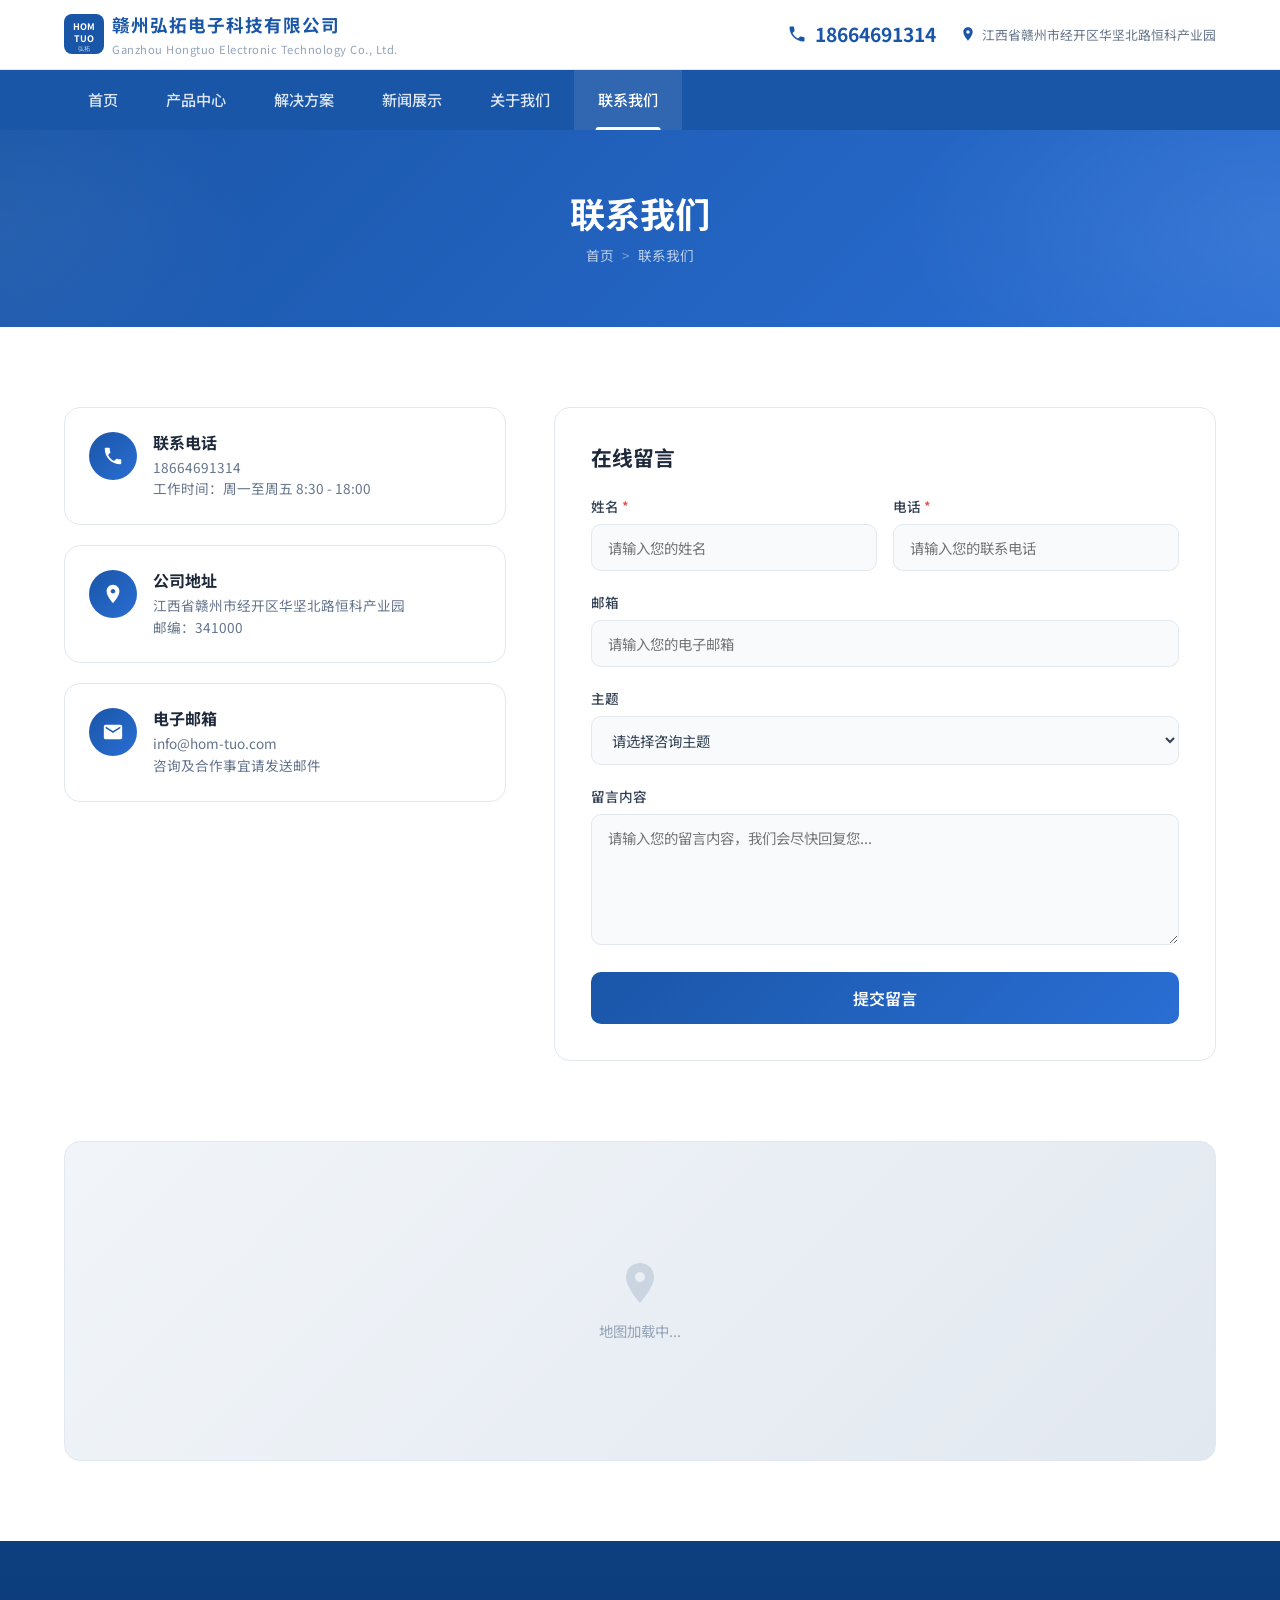
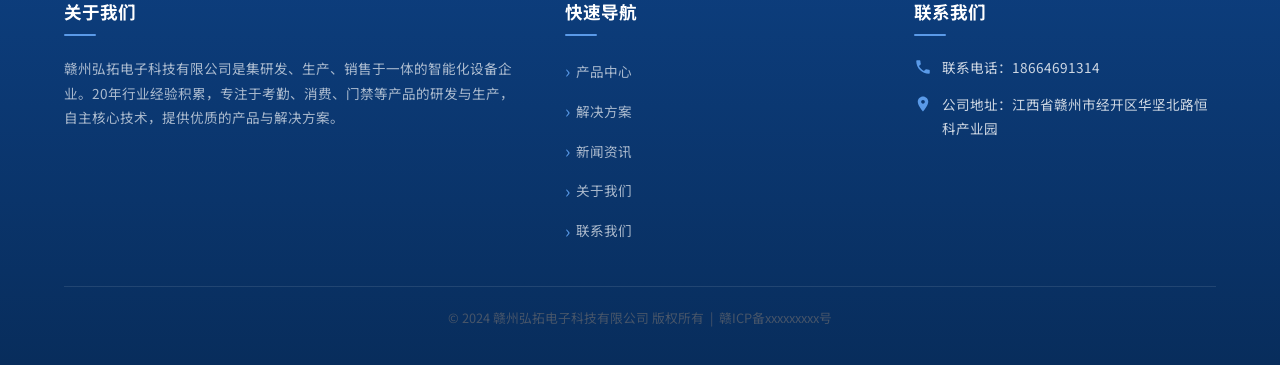
<file: contact.html>
<!DOCTYPE html>
<html lang="zh-CN">
<head>
  <meta charset="UTF-8">
  <meta name="viewport" content="width=device-width, initial-scale=1.0">
  <title>联系我们 - 赣州弘拓电子科技有限公司</title>
  <meta name="description" content="联系赣州弘拓电子科技有限公司，获取产品咨询、技术支持与合作洽谈。电话：18664691314。">
  <link rel="stylesheet" href="css/style.css">
</head>
<body>

  <!-- ========== Top Bar ========== -->
  <div class="top-bar">
    <div class="container">
      <div class="top-bar-left">
        <svg class="logo-icon" viewBox="0 0 40 40">
          <rect width="40" height="40" rx="8" fill="#1a56a8"/>
          <text x="20" y="16" text-anchor="middle" fill="white" font-size="9" font-weight="bold">HOM</text>
          <text x="20" y="28" text-anchor="middle" fill="white" font-size="9" font-weight="bold">TUO</text>
          <text x="20" y="37" text-anchor="middle" fill="rgba(255,255,255,0.7)" font-size="6">弘拓</text>
        </svg>
        <div class="company-info">
          <span class="company-name">赣州弘拓电子科技有限公司</span>
          <span class="company-name-en">Ganzhou Hongtuo Electronic Technology Co., Ltd.</span>
        </div>
      </div>
      <div class="top-bar-right">
        <div class="phone">
          <svg viewBox="0 0 24 24"><path d="M6.62 10.79c1.44 2.83 3.76 5.14 6.59 6.59l2.2-2.2c.27-.27.67-.36 1.02-.24 1.12.37 2.33.57 3.57.57.55 0 1 .45 1 1V20c0 .55-.45 1-1 1-9.39 0-17-7.61-17-17 0-.55.45-1 1-1h3.5c.55 0 1 .45 1 1 0 1.25.2 2.45.57 3.57.11.35.03.74-.25 1.02l-2.2 2.2z"/></svg>
          18664691314
        </div>
        <div class="address">
          <svg viewBox="0 0 24 24"><path d="M12 2C8.13 2 5 5.13 5 9c0 5.25 7 13 7 13s7-7.75 7-13c0-3.87-3.13-7-7-7zm0 9.5c-1.38 0-2.5-1.12-2.5-2.5s1.12-2.5 2.5-2.5 2.5 1.12 2.5 2.5-1.12 2.5-2.5 2.5z"/></svg>
          江西省赣州市经开区华坚北路恒科产业园
        </div>
      </div>
    </div>
  </div>

  <!-- ========== Header / Navbar ========== -->
  <header class="header">
    <nav class="navbar container">
      <div class="nav-links">
        <a href="index.html" class="nav-link">首页</a>
        <a href="products.html" class="nav-link">产品中心</a>
        <a href="solutions.html" class="nav-link">解决方案</a>
        <a href="news.html" class="nav-link">新闻展示</a>
        <a href="about.html" class="nav-link">关于我们</a>
        <a href="contact.html" class="nav-link active">联系我们</a>
      </div>
      <button class="mobile-menu-btn" id="mobile-menu-btn">
        <span></span><span></span><span></span>
      </button>
    </nav>
  </header>
  <div class="menu-overlay" id="menu-overlay"></div>
  <div class="mobile-menu" id="mobile-menu">
    <a href="index.html" class="mobile-nav-link">首页</a>
    <a href="products.html" class="mobile-nav-link">产品中心</a>
    <a href="solutions.html" class="mobile-nav-link">解决方案</a>
    <a href="news.html" class="mobile-nav-link">新闻展示</a>
    <a href="about.html" class="mobile-nav-link">关于我们</a>
    <a href="contact.html" class="mobile-nav-link active">联系我们</a>
  </div>

  <!-- ========== Page Banner ========== -->
  <section class="page-banner">
    <h1>联系我们</h1>
    <div class="breadcrumb">
      <a href="index.html">首页</a>
      <span class="sep">&gt;</span>
      <span>联系我们</span>
    </div>
  </section>

  <!-- ========== Contact Section ========== -->
  <section class="contact-section">
    <div class="container">
      <div class="contact-layout">

        <!-- Left: Contact Info Cards -->
        <div class="contact-info-cards animate-on-scroll">

          <!-- Phone Card -->
          <div class="contact-info-card">
            <div class="icon">
              <svg viewBox="0 0 24 24"><path d="M6.62 10.79c1.44 2.83 3.76 5.14 6.59 6.59l2.2-2.2c.27-.27.67-.36 1.02-.24 1.12.37 2.33.57 3.57.57.55 0 1 .45 1 1V20c0 .55-.45 1-1 1-9.39 0-17-7.61-17-17 0-.55.45-1 1-1h3.5c.55 0 1 .45 1 1 0 1.25.2 2.45.57 3.57.11.35.03.74-.25 1.02l-2.2 2.2z"/></svg>
            </div>
            <div class="info">
              <h4>联系电话</h4>
              <p>18664691314</p>
              <p>工作时间：周一至周五 8:30 - 18:00</p>
            </div>
          </div>

          <!-- Address Card -->
          <div class="contact-info-card">
            <div class="icon">
              <svg viewBox="0 0 24 24"><path d="M12 2C8.13 2 5 5.13 5 9c0 5.25 7 13 7 13s7-7.75 7-13c0-3.87-3.13-7-7-7zm0 9.5c-1.38 0-2.5-1.12-2.5-2.5s1.12-2.5 2.5-2.5 2.5 1.12 2.5 2.5-1.12 2.5-2.5 2.5z"/></svg>
            </div>
            <div class="info">
              <h4>公司地址</h4>
              <p>江西省赣州市经开区华坚北路恒科产业园</p>
              <p>邮编：341000</p>
            </div>
          </div>

          <!-- Email Card -->
          <div class="contact-info-card">
            <div class="icon">
              <svg viewBox="0 0 24 24"><path d="M20 4H4c-1.1 0-1.99.9-1.99 2L2 18c0 1.1.9 2 2 2h16c1.1 0 2-.9 2-2V6c0-1.1-.9-2-2-2zm0 4l-8 5-8-5V6l8 5 8-5v2z"/></svg>
            </div>
            <div class="info">
              <h4>电子邮箱</h4>
              <p>info@hom-tuo.com</p>
              <p>咨询及合作事宜请发送邮件</p>
            </div>
          </div>

        </div>

        <!-- Right: Contact Form -->
        <div class="contact-form-wrapper animate-on-scroll delay-2">
          <h3>在线留言</h3>
          <form id="contact-form">

            <!-- Name & Phone Row -->
            <div class="form-row">
              <div class="form-group">
                <label>姓名 <span class="required">*</span></label>
                <input type="text" class="form-input" name="name" placeholder="请输入您的姓名" required>
              </div>
              <div class="form-group">
                <label>电话 <span class="required">*</span></label>
                <input type="tel" class="form-input" name="phone" placeholder="请输入您的联系电话" required>
              </div>
            </div>

            <!-- Email -->
            <div class="form-group">
              <label>邮箱</label>
              <input type="email" class="form-input" name="email" placeholder="请输入您的电子邮箱">
            </div>

            <!-- Subject -->
            <div class="form-group">
              <label>主题</label>
              <select class="form-input" name="subject">
                <option value="">请选择咨询主题</option>
                <option value="product">产品咨询</option>
                <option value="solution">解决方案咨询</option>
                <option value="tech">技术支持</option>
                <option value="cooperation">商务合作</option>
                <option value="other">其他</option>
              </select>
            </div>

            <!-- Message -->
            <div class="form-group">
              <label>留言内容</label>
              <textarea class="form-input" name="message" rows="5" placeholder="请输入您的留言内容，我们会尽快回复您..."></textarea>
            </div>

            <!-- Submit Button -->
            <button type="submit" class="submit-btn">提交留言</button>
          </form>
        </div>

      </div>
    </div>
  </section>

  <!-- ========== Map Section ========== -->
  <section class="map-section">
    <div class="container">
      <div class="map-placeholder animate-on-scroll">
        <svg viewBox="0 0 24 24"><path d="M12 2C8.13 2 5 5.13 5 9c0 5.25 7 13 7 13s7-7.75 7-13c0-3.87-3.13-7-7-7zm0 9.5c-1.38 0-2.5-1.12-2.5-2.5s1.12-2.5 2.5-2.5 2.5 1.12 2.5 2.5-1.12 2.5-2.5 2.5z"/></svg>
        <span>地图加载中...</span>
      </div>
    </div>
  </section>

  <!-- ========== Footer ========== -->
  <footer class="footer">
    <div class="container">
      <div class="footer-grid">
        <div class="footer-col">
          <h4>关于我们</h4>
          <p>赣州弘拓电子科技有限公司是集研发、生产、销售于一体的智能化设备企业。20年行业经验积累，专注于考勤、消费、门禁等产品的研发与生产，自主核心技术，提供优质的产品与解决方案。</p>
        </div>
        <div class="footer-col">
          <h4>快速导航</h4>
          <div class="footer-links">
            <a href="products.html">产品中心</a>
            <a href="solutions.html">解决方案</a>
            <a href="news.html">新闻资讯</a>
            <a href="about.html">关于我们</a>
            <a href="contact.html">联系我们</a>
          </div>
        </div>
        <div class="footer-col">
          <h4>联系我们</h4>
          <div class="contact-item">
            <svg viewBox="0 0 24 24"><path d="M6.62 10.79c1.44 2.83 3.76 5.14 6.59 6.59l2.2-2.2c.27-.27.67-.36 1.02-.24 1.12.37 2.33.57 3.57.57.55 0 1 .45 1 1V20c0 .55-.45 1-1 1-9.39 0-17-7.61-17-17 0-.55.45-1 1-1h3.5c.55 0 1 .45 1 1 0 1.25.2 2.45.57 3.57.11.35.03.74-.25 1.02l-2.2 2.2z"/></svg>
            <span>联系电话：18664691314</span>
          </div>
          <div class="contact-item">
            <svg viewBox="0 0 24 24"><path d="M12 2C8.13 2 5 5.13 5 9c0 5.25 7 13 7 13s7-7.75 7-13c0-3.87-3.13-7-7-7zm0 9.5c-1.38 0-2.5-1.12-2.5-2.5s1.12-2.5 2.5-2.5 2.5 1.12 2.5 2.5-1.12 2.5-2.5 2.5z"/></svg>
            <span>公司地址：江西省赣州市经开区华坚北路恒科产业园</span>
          </div>
        </div>
      </div>
      <div class="footer-bottom">
        <p>&copy; 2024 赣州弘拓电子科技有限公司 版权所有 &nbsp;|&nbsp; 赣ICP备xxxxxxxxx号</p>
      </div>
    </div>
  </footer>

  <script src="js/main.js"></script>
</body>
</html>
</file>
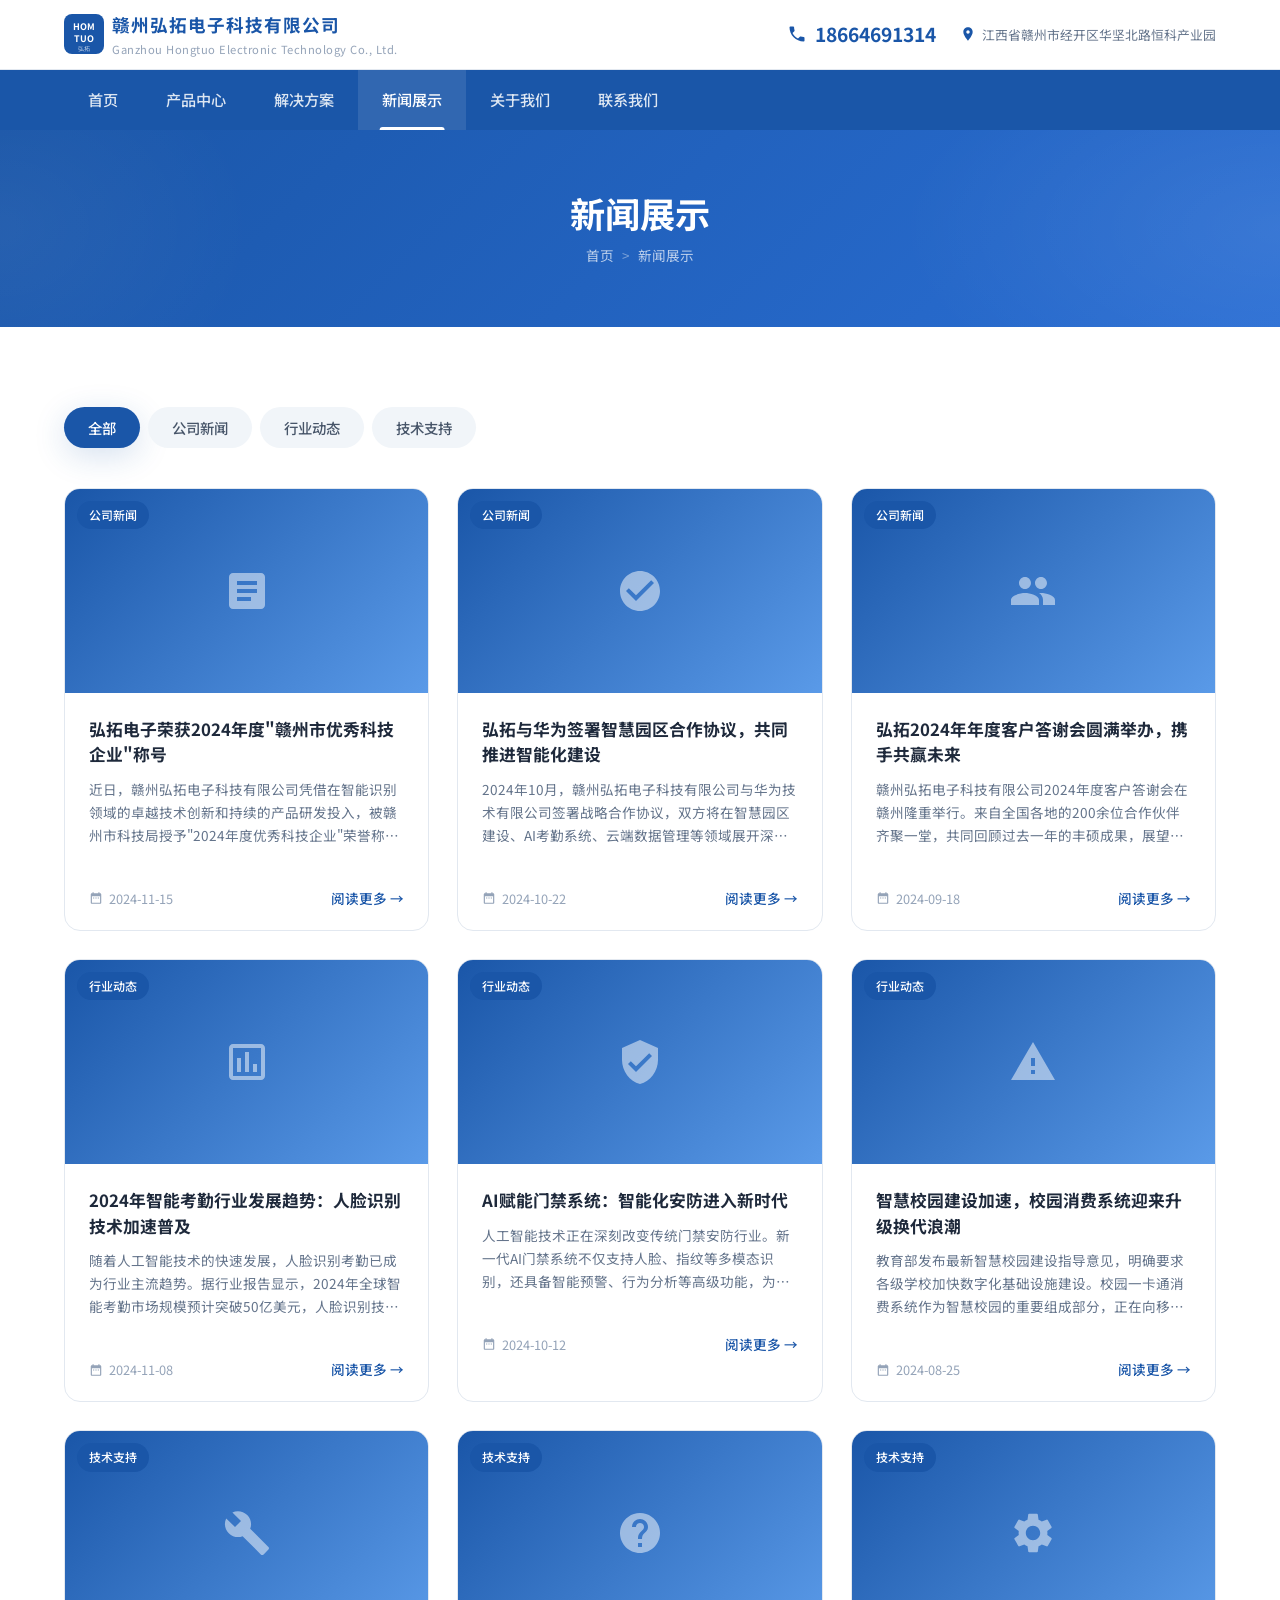
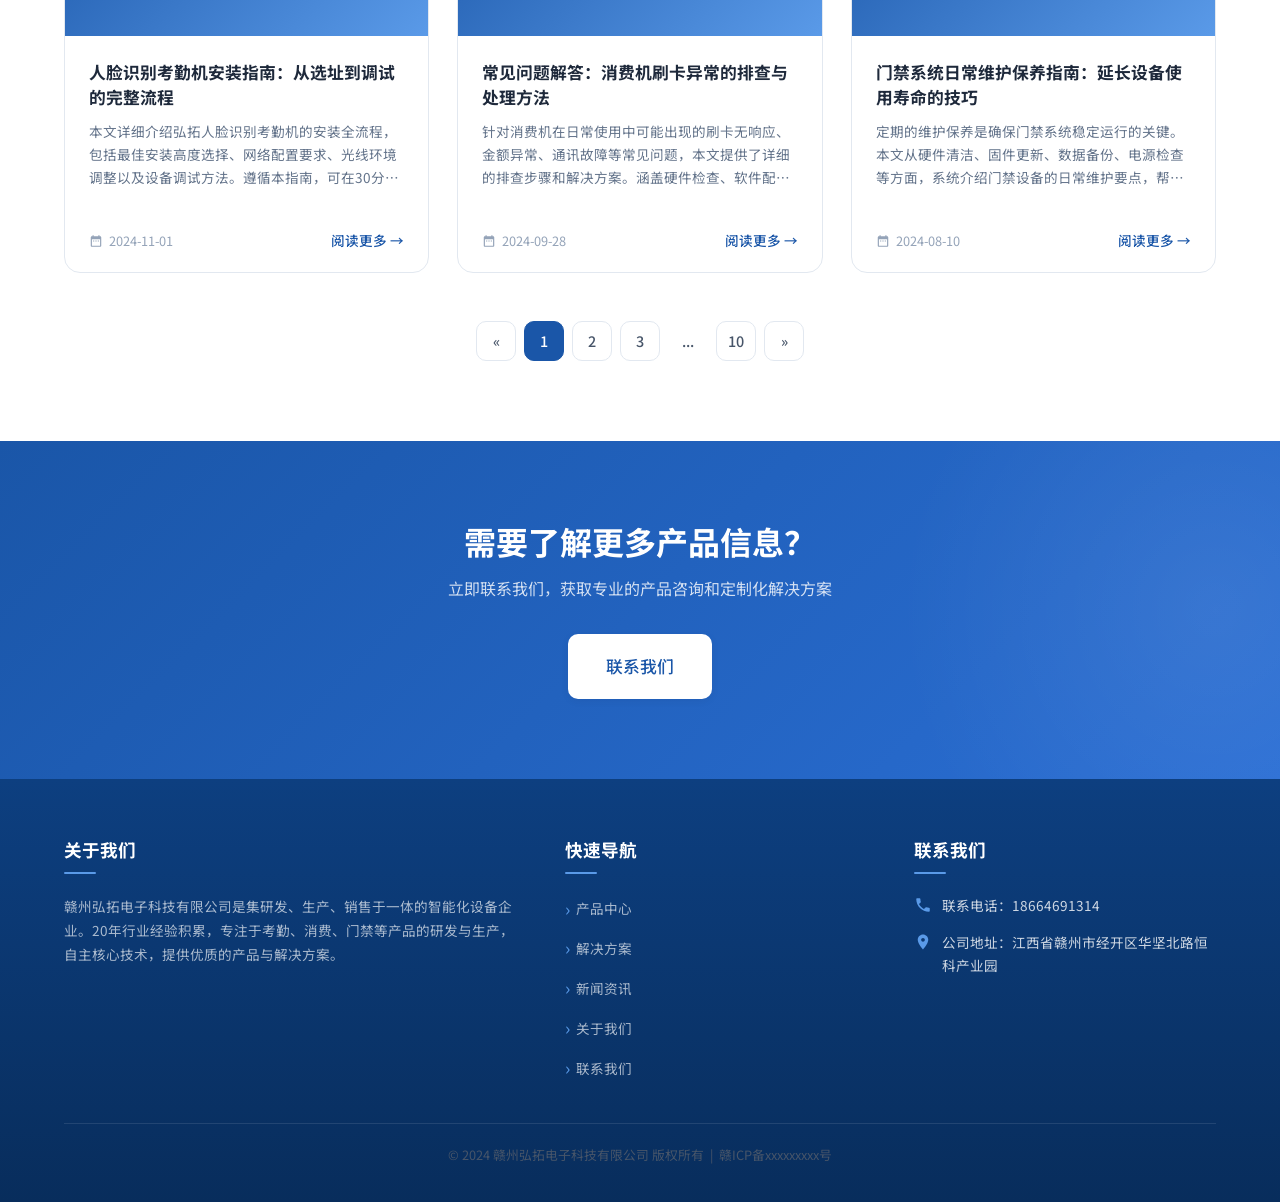
<file: news.html>
<!DOCTYPE html>
<html lang="zh-CN">
<head>
  <meta charset="UTF-8">
  <meta name="viewport" content="width=device-width, initial-scale=1.0">
  <title>新闻展示 - 赣州弘拓电子科技有限公司</title>
  <meta name="description" content="赣州弘拓电子科技有限公司新闻中心，了解公司最新动态、行业资讯及技术支持信息。">
  <link rel="stylesheet" href="css/style.css">
</head>
<body>

  <!-- ========== Top Bar ========== -->
  <div class="top-bar">
    <div class="container">
      <div class="top-bar-left">
        <svg class="logo-icon" viewBox="0 0 40 40">
          <rect width="40" height="40" rx="8" fill="#1a56a8"/>
          <text x="20" y="16" text-anchor="middle" fill="white" font-size="9" font-weight="bold">HOM</text>
          <text x="20" y="28" text-anchor="middle" fill="white" font-size="9" font-weight="bold">TUO</text>
          <text x="20" y="37" text-anchor="middle" fill="rgba(255,255,255,0.7)" font-size="6">弘拓</text>
        </svg>
        <div class="company-info">
          <span class="company-name">赣州弘拓电子科技有限公司</span>
          <span class="company-name-en">Ganzhou Hongtuo Electronic Technology Co., Ltd.</span>
        </div>
      </div>
      <div class="top-bar-right">
        <div class="phone">
          <svg viewBox="0 0 24 24"><path d="M6.62 10.79c1.44 2.83 3.76 5.14 6.59 6.59l2.2-2.2c.27-.27.67-.36 1.02-.24 1.12.37 2.33.57 3.57.57.55 0 1 .45 1 1V20c0 .55-.45 1-1 1-9.39 0-17-7.61-17-17 0-.55.45-1 1-1h3.5c.55 0 1 .45 1 1 0 1.25.2 2.45.57 3.57.11.35.03.74-.25 1.02l-2.2 2.2z"/></svg>
          18664691314
        </div>
        <div class="address">
          <svg viewBox="0 0 24 24"><path d="M12 2C8.13 2 5 5.13 5 9c0 5.25 7 13 7 13s7-7.75 7-13c0-3.87-3.13-7-7-7zm0 9.5c-1.38 0-2.5-1.12-2.5-2.5s1.12-2.5 2.5-2.5 2.5 1.12 2.5 2.5-1.12 2.5-2.5 2.5z"/></svg>
          江西省赣州市经开区华坚北路恒科产业园
        </div>
      </div>
    </div>
  </div>

  <!-- ========== Header / Navbar ========== -->
  <header class="header">
    <nav class="navbar container">
      <div class="nav-links">
        <a href="index.html" class="nav-link">首页</a>
        <a href="products.html" class="nav-link">产品中心</a>
        <a href="solutions.html" class="nav-link">解决方案</a>
        <a href="news.html" class="nav-link active">新闻展示</a>
        <a href="about.html" class="nav-link">关于我们</a>
        <a href="contact.html" class="nav-link">联系我们</a>
      </div>
      <button class="mobile-menu-btn" id="mobile-menu-btn">
        <span></span><span></span><span></span>
      </button>
    </nav>
  </header>
  <div class="menu-overlay" id="menu-overlay"></div>
  <div class="mobile-menu" id="mobile-menu">
    <a href="index.html" class="mobile-nav-link">首页</a>
    <a href="products.html" class="mobile-nav-link">产品中心</a>
    <a href="solutions.html" class="mobile-nav-link">解决方案</a>
    <a href="news.html" class="mobile-nav-link active">新闻展示</a>
    <a href="about.html" class="mobile-nav-link">关于我们</a>
    <a href="contact.html" class="mobile-nav-link">联系我们</a>
  </div>

  <!-- ========== Page Banner ========== -->
  <section class="page-banner">
    <h1>新闻展示</h1>
    <div class="breadcrumb">
      <a href="index.html">首页</a>
      <span class="sep">&gt;</span>
      <span>新闻展示</span>
    </div>
  </section>

  <!-- ========== News Section ========== -->
  <section class="section">
    <div class="container">

      <!-- News Tabs -->
      <div class="tabs animate-on-scroll">
        <button class="tab-btn news-tab active" data-category="all">全部</button>
        <button class="tab-btn news-tab" data-category="company">公司新闻</button>
        <button class="tab-btn news-tab" data-category="industry">行业动态</button>
        <button class="tab-btn news-tab" data-category="tech">技术支持</button>
      </div>

      <!-- News Grid -->
      <div class="news-grid stagger-children">

        <!-- ===== Company News 1 ===== -->
        <div class="news-card animate-on-scroll" data-category="company">
          <div class="news-card-img placeholder bg-gradient-1">
            <span class="category-badge">公司新闻</span>
            <svg viewBox="0 0 24 24"><path d="M19 3H5c-1.1 0-2 .9-2 2v14c0 1.1.9 2 2 2h14c1.1 0 2-.9 2-2V5c0-1.1-.9-2-2-2zm-5 14H7v-2h7v2zm3-4H7v-2h10v2zm0-4H7V7h10v2z"/></svg>
          </div>
          <div class="news-card-body">
            <h3><a href="#">弘拓电子荣获2024年度"赣州市优秀科技企业"称号</a></h3>
            <p>近日，赣州弘拓电子科技有限公司凭借在智能识别领域的卓越技术创新和持续的产品研发投入，被赣州市科技局授予"2024年度优秀科技企业"荣誉称号，这是对公司多年来坚持技术创新的高度认可。</p>
          </div>
          <div class="news-card-footer">
            <span class="date">
              <svg viewBox="0 0 24 24" width="14" height="14" fill="currentColor"><path d="M9 11H7v2h2v-2zm4 0h-2v2h2v-2zm4 0h-2v2h2v-2zm2-7h-1V2h-2v2H8V2H6v2H5c-1.1 0-2 .9-2 2v14c0 1.1.9 2 2 2h14c1.1 0 2-.9 2-2V6c0-1.1-.9-2-2-2zm0 16H5V9h14v11z"/></svg>
              2024-11-15
            </span>
            <a href="#" class="read-more">阅读更多 →</a>
          </div>
        </div>

        <!-- ===== Company News 2 ===== -->
        <div class="news-card animate-on-scroll" data-category="company">
          <div class="news-card-img placeholder bg-gradient-2">
            <span class="category-badge">公司新闻</span>
            <svg viewBox="0 0 24 24"><path d="M12 2C6.48 2 2 6.48 2 12s4.48 10 10 10 10-4.48 10-10S17.52 2 12 2zm-2 15l-5-5 1.41-1.41L10 14.17l7.59-7.59L19 8l-9 9z"/></svg>
          </div>
          <div class="news-card-body">
            <h3><a href="#">弘拓与华为签署智慧园区合作协议，共同推进智能化建设</a></h3>
            <p>2024年10月，赣州弘拓电子科技有限公司与华为技术有限公司签署战略合作协议，双方将在智慧园区建设、AI考勤系统、云端数据管理等领域展开深度合作，共同打造新一代智能化办公解决方案。</p>
          </div>
          <div class="news-card-footer">
            <span class="date">
              <svg viewBox="0 0 24 24" width="14" height="14" fill="currentColor"><path d="M9 11H7v2h2v-2zm4 0h-2v2h2v-2zm4 0h-2v2h2v-2zm2-7h-1V2h-2v2H8V2H6v2H5c-1.1 0-2 .9-2 2v14c0 1.1.9 2 2 2h14c1.1 0 2-.9 2-2V6c0-1.1-.9-2-2-2zm0 16H5V9h14v11z"/></svg>
              2024-10-22
            </span>
            <a href="#" class="read-more">阅读更多 →</a>
          </div>
        </div>

        <!-- ===== Company News 3 ===== -->
        <div class="news-card animate-on-scroll" data-category="company">
          <div class="news-card-img placeholder bg-gradient-3">
            <span class="category-badge">公司新闻</span>
            <svg viewBox="0 0 24 24"><path d="M16 11c1.66 0 2.99-1.34 2.99-3S17.66 5 16 5c-1.66 0-3 1.34-3 3s1.34 3 3 3zm-8 0c1.66 0 2.99-1.34 2.99-3S9.66 5 8 5C6.34 5 5 6.34 5 8s1.34 3 3 3zm0 2c-2.33 0-7 1.17-7 3.5V19h14v-2.5c0-2.33-4.67-3.5-7-3.5zm8 0c-.29 0-.62.02-.97.05 1.16.84 1.97 1.97 1.97 3.45V19h6v-2.5c0-2.33-4.67-3.5-7-3.5z"/></svg>
          </div>
          <div class="news-card-body">
            <h3><a href="#">弘拓2024年年度客户答谢会圆满举办，携手共赢未来</a></h3>
            <p>赣州弘拓电子科技有限公司2024年度客户答谢会在赣州隆重举行。来自全国各地的200余位合作伙伴齐聚一堂，共同回顾过去一年的丰硕成果，展望未来发展蓝图，共商合作共赢大计。</p>
          </div>
          <div class="news-card-footer">
            <span class="date">
              <svg viewBox="0 0 24 24" width="14" height="14" fill="currentColor"><path d="M9 11H7v2h2v-2zm4 0h-2v2h2v-2zm4 0h-2v2h2v-2zm2-7h-1V2h-2v2H8V2H6v2H5c-1.1 0-2 .9-2 2v14c0 1.1.9 2 2 2h14c1.1 0 2-.9 2-2V6c0-1.1-.9-2-2-2zm0 16H5V9h14v11z"/></svg>
              2024-09-18
            </span>
            <a href="#" class="read-more">阅读更多 →</a>
          </div>
        </div>

        <!-- ===== Industry News 1 ===== -->
        <div class="news-card animate-on-scroll" data-category="industry">
          <div class="news-card-img placeholder bg-gradient-4">
            <span class="category-badge">行业动态</span>
            <svg viewBox="0 0 24 24"><path d="M9 17H7v-7h2v7zm4 0h-2V7h2v10zm4 0h-2v-4h2v4zm2 2H5V5h14v14zm0-16H5c-1.1 0-2 .9-2 2v14c0 1.1.9 2 2 2h14c1.1 0 2-.9 2-2V5c0-1.1-.9-2-2-2z"/></svg>
          </div>
          <div class="news-card-body">
            <h3><a href="#">2024年智能考勤行业发展趋势：人脸识别技术加速普及</a></h3>
            <p>随着人工智能技术的快速发展，人脸识别考勤已成为行业主流趋势。据行业报告显示，2024年全球智能考勤市场规模预计突破50亿美元，人脸识别技术在准确率和速度方面的持续突破，正在重新定义企业考勤管理方式。</p>
          </div>
          <div class="news-card-footer">
            <span class="date">
              <svg viewBox="0 0 24 24" width="14" height="14" fill="currentColor"><path d="M9 11H7v2h2v-2zm4 0h-2v2h2v-2zm4 0h-2v2h2v-2zm2-7h-1V2h-2v2H8V2H6v2H5c-1.1 0-2 .9-2 2v14c0 1.1.9 2 2 2h14c1.1 0 2-.9 2-2V6c0-1.1-.9-2-2-2zm0 16H5V9h14v11z"/></svg>
              2024-11-08
            </span>
            <a href="#" class="read-more">阅读更多 →</a>
          </div>
        </div>

        <!-- ===== Industry News 2 ===== -->
        <div class="news-card animate-on-scroll" data-category="industry">
          <div class="news-card-img placeholder bg-gradient-5">
            <span class="category-badge">行业动态</span>
            <svg viewBox="0 0 24 24"><path d="M12 1L3 5v6c0 5.55 3.84 10.74 9 12 5.16-1.26 9-6.45 9-12V5l-9-4zm-2 16l-4-4 1.41-1.41L10 14.17l6.59-6.59L18 9l-8 8z"/></svg>
          </div>
          <div class="news-card-body">
            <h3><a href="#">AI赋能门禁系统：智能化安防进入新时代</a></h3>
            <p>人工智能技术正在深刻改变传统门禁安防行业。新一代AI门禁系统不仅支持人脸、指纹等多模态识别，还具备智能预警、行为分析等高级功能，为企业和社区提供更加全面、智能的安全防护体系。</p>
          </div>
          <div class="news-card-footer">
            <span class="date">
              <svg viewBox="0 0 24 24" width="14" height="14" fill="currentColor"><path d="M9 11H7v2h2v-2zm4 0h-2v2h2v-2zm4 0h-2v2h2v-2zm2-7h-1V2h-2v2H8V2H6v2H5c-1.1 0-2 .9-2 2v14c0 1.1.9 2 2 2h14c1.1 0 2-.9 2-2V6c0-1.1-.9-2-2-2zm0 16H5V9h14v11z"/></svg>
              2024-10-12
            </span>
            <a href="#" class="read-more">阅读更多 →</a>
          </div>
        </div>

        <!-- ===== Industry News 3 ===== -->
        <div class="news-card animate-on-scroll" data-category="industry">
          <div class="news-card-img placeholder bg-gradient-6">
            <span class="category-badge">行业动态</span>
            <svg viewBox="0 0 24 24"><path d="M1 21h22L12 2 1 21zm12-3h-2v-2h2v2zm0-4h-2v-4h2v4z"/></svg>
          </div>
          <div class="news-card-body">
            <h3><a href="#">智慧校园建设加速，校园消费系统迎来升级换代浪潮</a></h3>
            <p>教育部发布最新智慧校园建设指导意见，明确要求各级学校加快数字化基础设施建设。校园一卡通消费系统作为智慧校园的重要组成部分，正在向移动支付、人脸支付等方向快速升级，市场需求旺盛。</p>
          </div>
          <div class="news-card-footer">
            <span class="date">
              <svg viewBox="0 0 24 24" width="14" height="14" fill="currentColor"><path d="M9 11H7v2h2v-2zm4 0h-2v2h2v-2zm4 0h-2v2h2v-2zm2-7h-1V2h-2v2H8V2H6v2H5c-1.1 0-2 .9-2 2v14c0 1.1.9 2 2 2h14c1.1 0 2-.9 2-2V6c0-1.1-.9-2-2-2zm0 16H5V9h14v11z"/></svg>
              2024-08-25
            </span>
            <a href="#" class="read-more">阅读更多 →</a>
          </div>
        </div>

        <!-- ===== Tech Support 1 ===== -->
        <div class="news-card animate-on-scroll" data-category="tech">
          <div class="news-card-img placeholder bg-gradient-1">
            <span class="category-badge">技术支持</span>
            <svg viewBox="0 0 24 24"><path d="M22.7 19l-9.1-9.1c.9-2.3.4-5-1.5-6.9-2-2-5-2.4-7.4-1.3L9 6 6 9 1.6 4.7C.4 7.1.9 10.1 2.9 12.1c1.9 1.9 4.6 2.4 6.9 1.5l9.1 9.1c.4.4 1 .4 1.4 0l2.3-2.3c.5-.4.5-1.1.1-1.4z"/></svg>
          </div>
          <div class="news-card-body">
            <h3><a href="#">人脸识别考勤机安装指南：从选址到调试的完整流程</a></h3>
            <p>本文详细介绍弘拓人脸识别考勤机的安装全流程，包括最佳安装高度选择、网络配置要求、光线环境调整以及设备调试方法。遵循本指南，可在30分钟内完成设备的安装与初始化配置。</p>
          </div>
          <div class="news-card-footer">
            <span class="date">
              <svg viewBox="0 0 24 24" width="14" height="14" fill="currentColor"><path d="M9 11H7v2h2v-2zm4 0h-2v2h2v-2zm4 0h-2v2h2v-2zm2-7h-1V2h-2v2H8V2H6v2H5c-1.1 0-2 .9-2 2v14c0 1.1.9 2 2 2h14c1.1 0 2-.9 2-2V6c0-1.1-.9-2-2-2zm0 16H5V9h14v11z"/></svg>
              2024-11-01
            </span>
            <a href="#" class="read-more">阅读更多 →</a>
          </div>
        </div>

        <!-- ===== Tech Support 2 ===== -->
        <div class="news-card animate-on-scroll" data-category="tech">
          <div class="news-card-img placeholder bg-gradient-2">
            <span class="category-badge">技术支持</span>
            <svg viewBox="0 0 24 24"><path d="M12 2C6.48 2 2 6.48 2 12s4.48 10 10 10 10-4.48 10-10S17.52 2 12 2zm1 17h-2v-2h2v2zm2.07-7.75l-.9.92C13.45 12.9 13 13.5 13 15h-2v-.5c0-1.1.45-2.1 1.17-2.83l1.24-1.26c.37-.36.59-.86.59-1.41 0-1.1-.9-2-2-2s-2 .9-2 2H8c0-2.21 1.79-4 4-4s4 1.79 4 4c0 .88-.36 1.68-.93 2.25z"/></svg>
          </div>
          <div class="news-card-body">
            <h3><a href="#">常见问题解答：消费机刷卡异常的排查与处理方法</a></h3>
            <p>针对消费机在日常使用中可能出现的刷卡无响应、金额异常、通讯故障等常见问题，本文提供了详细的排查步骤和解决方案。涵盖硬件检查、软件配置、网络连接等多个维度的故障诊断。</p>
          </div>
          <div class="news-card-footer">
            <span class="date">
              <svg viewBox="0 0 24 24" width="14" height="14" fill="currentColor"><path d="M9 11H7v2h2v-2zm4 0h-2v2h2v-2zm4 0h-2v2h2v-2zm2-7h-1V2h-2v2H8V2H6v2H5c-1.1 0-2 .9-2 2v14c0 1.1.9 2 2 2h14c1.1 0 2-.9 2-2V6c0-1.1-.9-2-2-2zm0 16H5V9h14v11z"/></svg>
              2024-09-28
            </span>
            <a href="#" class="read-more">阅读更多 →</a>
          </div>
        </div>

        <!-- ===== Tech Support 3 ===== -->
        <div class="news-card animate-on-scroll" data-category="tech">
          <div class="news-card-img placeholder bg-gradient-3">
            <span class="category-badge">技术支持</span>
            <svg viewBox="0 0 24 24"><path d="M19.14 12.94c.04-.3.06-.61.06-.94 0-.32-.02-.64-.07-.94l2.03-1.58a.49.49 0 00.12-.61l-1.92-3.32a.488.488 0 00-.59-.22l-2.39.96c-.5-.38-1.03-.7-1.62-.94l-.36-2.54c-.04-.24-.24-.41-.48-.41h-3.84c-.24 0-.43.17-.47.41l-.36 2.54c-.59.24-1.13.57-1.62.94l-2.39-.96c-.22-.08-.47 0-.59.22L2.74 8.87c-.12.21-.08.47.12.61l2.03 1.58c-.05.3-.07.62-.07.94s.02.64.07.94l-2.03 1.58a.49.49 0 00-.12.61l1.92 3.32c.12.22.37.29.59.22l2.39-.96c.5.38 1.03.7 1.62.94l.36 2.54c.05.24.24.41.48.41h3.84c.24 0 .44-.17.47-.41l.36-2.54c.59-.24 1.13-.56 1.62-.94l2.39.96c.22.08.47 0 .59-.22l1.92-3.32c.12-.22.07-.47-.12-.61l-2.01-1.58zM12 15.6c-1.98 0-3.6-1.62-3.6-3.6s1.62-3.6 3.6-3.6 3.6 1.62 3.6 3.6-1.62 3.6-3.6 3.6z"/></svg>
          </div>
          <div class="news-card-body">
            <h3><a href="#">门禁系统日常维护保养指南：延长设备使用寿命的技巧</a></h3>
            <p>定期的维护保养是确保门禁系统稳定运行的关键。本文从硬件清洁、固件更新、数据备份、电源检查等方面，系统介绍门禁设备的日常维护要点，帮助用户有效延长设备使用寿命并保持最佳性能。</p>
          </div>
          <div class="news-card-footer">
            <span class="date">
              <svg viewBox="0 0 24 24" width="14" height="14" fill="currentColor"><path d="M9 11H7v2h2v-2zm4 0h-2v2h2v-2zm4 0h-2v2h2v-2zm2-7h-1V2h-2v2H8V2H6v2H5c-1.1 0-2 .9-2 2v14c0 1.1.9 2 2 2h14c1.1 0 2-.9 2-2V6c0-1.1-.9-2-2-2zm0 16H5V9h14v11z"/></svg>
              2024-08-10
            </span>
            <a href="#" class="read-more">阅读更多 →</a>
          </div>
        </div>

      </div>

      <!-- Pagination -->
      <div class="pagination animate-on-scroll">
        <a href="#">&laquo;</a>
        <span class="active">1</span>
        <a href="#">2</a>
        <a href="#">3</a>
        <span class="dots">...</span>
        <a href="#">10</a>
        <a href="#">&raquo;</a>
      </div>

    </div>
  </section>

  <!-- ========== CTA Section ========== -->
  <section class="cta-section animate-on-scroll">
    <h2>需要了解更多产品信息？</h2>
    <p>立即联系我们，获取专业的产品咨询和定制化解决方案</p>
    <a href="contact.html" class="btn btn-white btn-lg">联系我们</a>
  </section>

  <!-- ========== Footer ========== -->
  <footer class="footer">
    <div class="container">
      <div class="footer-grid">
        <div class="footer-col">
          <h4>关于我们</h4>
          <p>赣州弘拓电子科技有限公司是集研发、生产、销售于一体的智能化设备企业。20年行业经验积累，专注于考勤、消费、门禁等产品的研发与生产，自主核心技术，提供优质的产品与解决方案。</p>
        </div>
        <div class="footer-col">
          <h4>快速导航</h4>
          <div class="footer-links">
            <a href="products.html">产品中心</a>
            <a href="solutions.html">解决方案</a>
            <a href="news.html">新闻资讯</a>
            <a href="about.html">关于我们</a>
            <a href="contact.html">联系我们</a>
          </div>
        </div>
        <div class="footer-col">
          <h4>联系我们</h4>
          <div class="contact-item">
            <svg viewBox="0 0 24 24"><path d="M6.62 10.79c1.44 2.83 3.76 5.14 6.59 6.59l2.2-2.2c.27-.27.67-.36 1.02-.24 1.12.37 2.33.57 3.57.57.55 0 1 .45 1 1V20c0 .55-.45 1-1 1-9.39 0-17-7.61-17-17 0-.55.45-1 1-1h3.5c.55 0 1 .45 1 1 0 1.25.2 2.45.57 3.57.11.35.03.74-.25 1.02l-2.2 2.2z"/></svg>
            <span>联系电话：18664691314</span>
          </div>
          <div class="contact-item">
            <svg viewBox="0 0 24 24"><path d="M12 2C8.13 2 5 5.13 5 9c0 5.25 7 13 7 13s7-7.75 7-13c0-3.87-3.13-7-7-7zm0 9.5c-1.38 0-2.5-1.12-2.5-2.5s1.12-2.5 2.5-2.5 2.5 1.12 2.5 2.5-1.12 2.5-2.5 2.5z"/></svg>
            <span>公司地址：江西省赣州市经开区华坚北路恒科产业园</span>
          </div>
        </div>
      </div>
      <div class="footer-bottom">
        <p>&copy; 2024 赣州弘拓电子科技有限公司 版权所有 &nbsp;|&nbsp; 赣ICP备xxxxxxxxx号</p>
      </div>
    </div>
  </footer>

  <script src="js/main.js"></script>
</body>
</html>
</file>
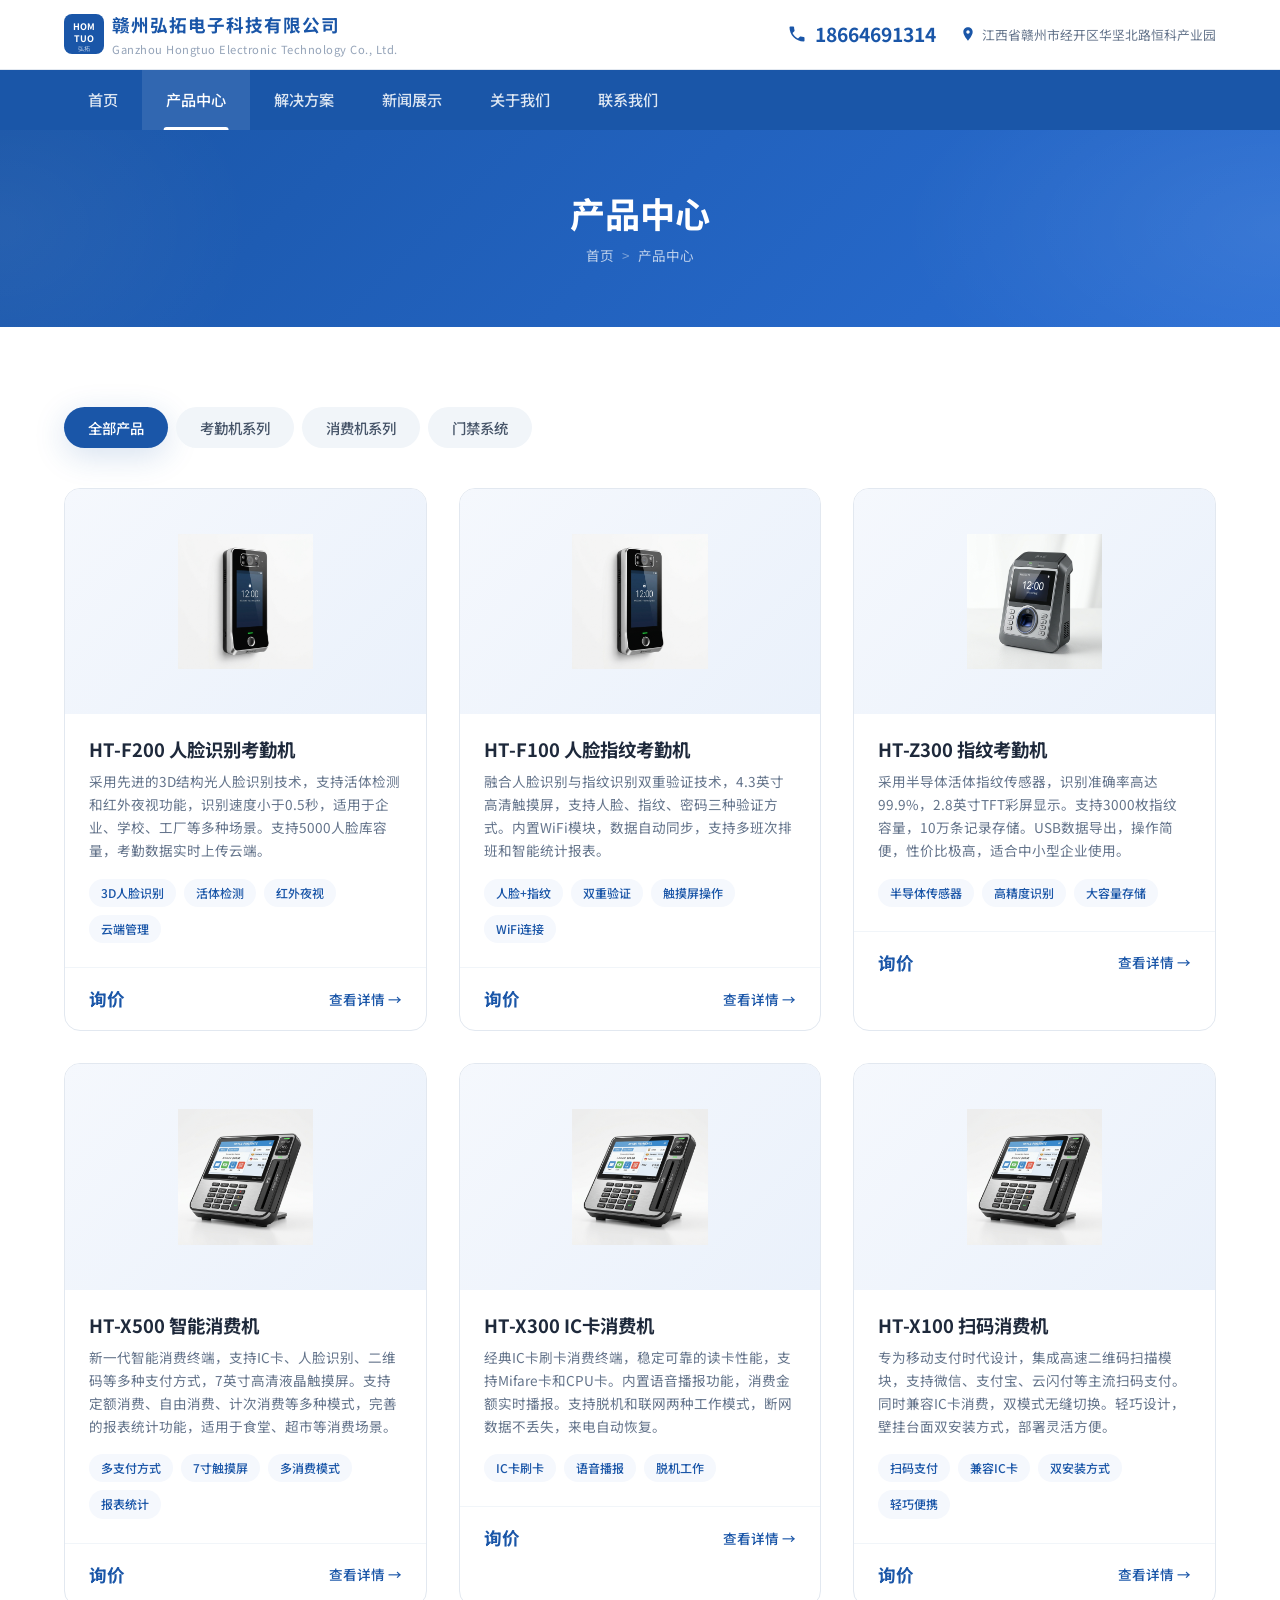
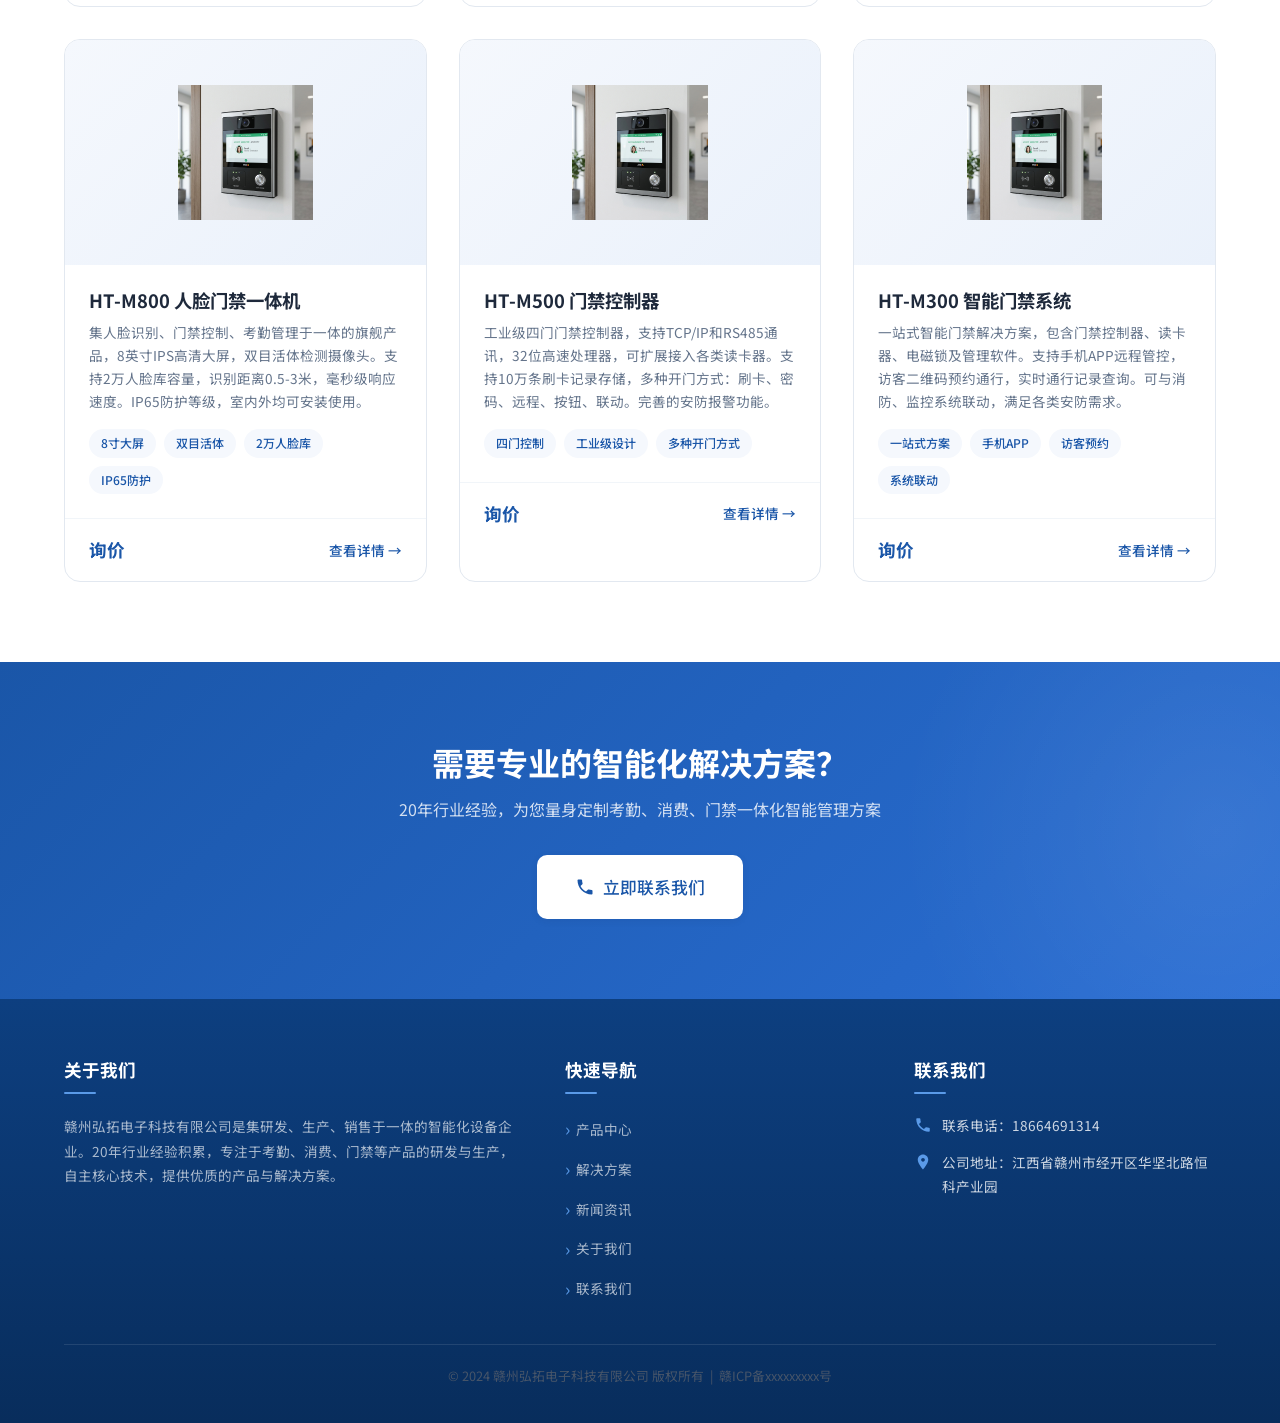
<file: products.html>
<!DOCTYPE html>
<html lang="zh-CN">
<head>
  <meta charset="UTF-8">
  <meta name="viewport" content="width=device-width, initial-scale=1.0">
  <title>产品中心 - 赣州弘拓电子科技有限公司</title>
  <meta name="description" content="赣州弘拓电子科技有限公司产品中心，提供人脸识别考勤机、指纹考勤机、智能消费机、门禁系统等智能化设备。">
  <link rel="stylesheet" href="css/style.css">
</head>
<body>

  <!-- ========== Top Bar ========== -->
  <div class="top-bar">
    <div class="container">
      <div class="top-bar-left">
        <svg class="logo-icon" viewBox="0 0 40 40">
          <rect width="40" height="40" rx="8" fill="#1a56a8"/>
          <text x="20" y="16" text-anchor="middle" fill="white" font-size="9" font-weight="bold">HOM</text>
          <text x="20" y="28" text-anchor="middle" fill="white" font-size="9" font-weight="bold">TUO</text>
          <text x="20" y="37" text-anchor="middle" fill="rgba(255,255,255,0.7)" font-size="6">弘拓</text>
        </svg>
        <div class="company-info">
          <span class="company-name">赣州弘拓电子科技有限公司</span>
          <span class="company-name-en">Ganzhou Hongtuo Electronic Technology Co., Ltd.</span>
        </div>
      </div>
      <div class="top-bar-right">
        <div class="phone">
          <svg viewBox="0 0 24 24"><path d="M6.62 10.79c1.44 2.83 3.76 5.14 6.59 6.59l2.2-2.2c.27-.27.67-.36 1.02-.24 1.12.37 2.33.57 3.57.57.55 0 1 .45 1 1V20c0 .55-.45 1-1 1-9.39 0-17-7.61-17-17 0-.55.45-1 1-1h3.5c.55 0 1 .45 1 1 0 1.25.2 2.45.57 3.57.11.35.03.74-.25 1.02l-2.2 2.2z"/></svg>
          18664691314
        </div>
        <div class="address">
          <svg viewBox="0 0 24 24"><path d="M12 2C8.13 2 5 5.13 5 9c0 5.25 7 13 7 13s7-7.75 7-13c0-3.87-3.13-7-7-7zm0 9.5c-1.38 0-2.5-1.12-2.5-2.5s1.12-2.5 2.5-2.5 2.5 1.12 2.5 2.5-1.12 2.5-2.5 2.5z"/></svg>
          江西省赣州市经开区华坚北路恒科产业园
        </div>
      </div>
    </div>
  </div>

  <!-- ========== Navbar ========== -->
  <header class="header">
    <nav class="navbar container">
      <div class="nav-links">
        <a href="index.html" class="nav-link">首页</a>
        <a href="products.html" class="nav-link active">产品中心</a>
        <a href="solutions.html" class="nav-link">解决方案</a>
        <a href="news.html" class="nav-link">新闻展示</a>
        <a href="about.html" class="nav-link">关于我们</a>
        <a href="contact.html" class="nav-link">联系我们</a>
      </div>
      <button class="mobile-menu-btn" id="mobile-menu-btn">
        <span></span><span></span><span></span>
      </button>
    </nav>
  </header>
  <div class="menu-overlay" id="menu-overlay"></div>
  <div class="mobile-menu" id="mobile-menu">
    <a href="index.html" class="mobile-nav-link">首页</a>
    <a href="products.html" class="mobile-nav-link active">产品中心</a>
    <a href="solutions.html" class="mobile-nav-link">解决方案</a>
    <a href="news.html" class="mobile-nav-link">新闻展示</a>
    <a href="about.html" class="mobile-nav-link">关于我们</a>
    <a href="contact.html" class="mobile-nav-link">联系我们</a>
  </div>

  <!-- ========== Page Banner ========== -->
  <section class="page-banner">
    <h1>产品中心</h1>
    <div class="breadcrumb">
      <a href="index.html">首页</a>
      <span class="sep">&gt;</span>
      <span>产品中心</span>
    </div>
  </section>

  <!-- ========== Products Section ========== -->
  <section class="section">
    <div class="container">

      <!-- Category Tabs -->
      <div class="tabs animate-on-scroll">
        <button class="tab-btn active" data-category="all">全部产品</button>
        <button class="tab-btn" data-category="考勤机">考勤机系列</button>
        <button class="tab-btn" data-category="消费机">消费机系列</button>
        <button class="tab-btn" data-category="门禁">门禁系统</button>
      </div>

      <!-- Product Detail Grid -->
      <div class="product-detail-grid stagger-children">

        <!-- ===== 考勤机系列 ===== -->
        <!-- Product 1 -->
        <div class="product-detail-card animate-on-scroll" data-category="考勤机">
          <div class="card-img">
            <img src="images/product_face.png" alt="HT-F200 人脸识别考勤机">
          </div>
          <div class="card-body">
            <h3>HT-F200 人脸识别考勤机</h3>
            <p>采用先进的3D结构光人脸识别技术，支持活体检测和红外夜视功能，识别速度小于0.5秒，适用于企业、学校、工厂等多种场景。支持5000人脸库容量，考勤数据实时上传云端。</p>
            <div class="card-features">
              <span class="tag">3D人脸识别</span>
              <span class="tag">活体检测</span>
              <span class="tag">红外夜视</span>
              <span class="tag">云端管理</span>
            </div>
          </div>
          <div class="card-footer">
            <span class="price">询价</span>
            <a href="#" class="detail-link">查看详情 →</a>
          </div>
        </div>

        <!-- Product 2 -->
        <div class="product-detail-card animate-on-scroll" data-category="考勤机">
          <div class="card-img">
            <img src="images/product_face.png" alt="HT-F100 人脸指纹考勤机">
          </div>
          <div class="card-body">
            <h3>HT-F100 人脸指纹考勤机</h3>
            <p>融合人脸识别与指纹识别双重验证技术，4.3英寸高清触摸屏，支持人脸、指纹、密码三种验证方式。内置WiFi模块，数据自动同步，支持多班次排班和智能统计报表。</p>
            <div class="card-features">
              <span class="tag">人脸+指纹</span>
              <span class="tag">双重验证</span>
              <span class="tag">触摸屏操作</span>
              <span class="tag">WiFi连接</span>
            </div>
          </div>
          <div class="card-footer">
            <span class="price">询价</span>
            <a href="#" class="detail-link">查看详情 →</a>
          </div>
        </div>

        <!-- Product 3 -->
        <div class="product-detail-card animate-on-scroll" data-category="考勤机">
          <div class="card-img">
            <img src="images/product_fingerprint.png" alt="HT-Z300 指纹考勤机">
          </div>
          <div class="card-body">
            <h3>HT-Z300 指纹考勤机</h3>
            <p>采用半导体活体指纹传感器，识别准确率高达99.9%，2.8英寸TFT彩屏显示。支持3000枚指纹容量，10万条记录存储。USB数据导出，操作简便，性价比极高，适合中小型企业使用。</p>
            <div class="card-features">
              <span class="tag">半导体传感器</span>
              <span class="tag">高精度识别</span>
              <span class="tag">大容量存储</span>
            </div>
          </div>
          <div class="card-footer">
            <span class="price">询价</span>
            <a href="#" class="detail-link">查看详情 →</a>
          </div>
        </div>

        <!-- ===== 消费机系列 ===== -->
        <!-- Product 4 -->
        <div class="product-detail-card animate-on-scroll" data-category="消费机">
          <div class="card-img">
            <img src="images/product_payment.png" alt="HT-X500 智能消费机">
          </div>
          <div class="card-body">
            <h3>HT-X500 智能消费机</h3>
            <p>新一代智能消费终端，支持IC卡、人脸识别、二维码等多种支付方式，7英寸高清液晶触摸屏。支持定额消费、自由消费、计次消费等多种模式，完善的报表统计功能，适用于食堂、超市等消费场景。</p>
            <div class="card-features">
              <span class="tag">多支付方式</span>
              <span class="tag">7寸触摸屏</span>
              <span class="tag">多消费模式</span>
              <span class="tag">报表统计</span>
            </div>
          </div>
          <div class="card-footer">
            <span class="price">询价</span>
            <a href="#" class="detail-link">查看详情 →</a>
          </div>
        </div>

        <!-- Product 5 -->
        <div class="product-detail-card animate-on-scroll" data-category="消费机">
          <div class="card-img">
            <img src="images/product_payment.png" alt="HT-X300 IC卡消费机">
          </div>
          <div class="card-body">
            <h3>HT-X300 IC卡消费机</h3>
            <p>经典IC卡刷卡消费终端，稳定可靠的读卡性能，支持Mifare卡和CPU卡。内置语音播报功能，消费金额实时播报。支持脱机和联网两种工作模式，断网数据不丢失，来电自动恢复。</p>
            <div class="card-features">
              <span class="tag">IC卡刷卡</span>
              <span class="tag">语音播报</span>
              <span class="tag">脱机工作</span>
            </div>
          </div>
          <div class="card-footer">
            <span class="price">询价</span>
            <a href="#" class="detail-link">查看详情 →</a>
          </div>
        </div>

        <!-- Product 6 -->
        <div class="product-detail-card animate-on-scroll" data-category="消费机">
          <div class="card-img">
            <img src="images/product_payment.png" alt="HT-X100 扫码消费机">
          </div>
          <div class="card-body">
            <h3>HT-X100 扫码消费机</h3>
            <p>专为移动支付时代设计，集成高速二维码扫描模块，支持微信、支付宝、云闪付等主流扫码支付。同时兼容IC卡消费，双模式无缝切换。轻巧设计，壁挂台面双安装方式，部署灵活方便。</p>
            <div class="card-features">
              <span class="tag">扫码支付</span>
              <span class="tag">兼容IC卡</span>
              <span class="tag">双安装方式</span>
              <span class="tag">轻巧便携</span>
            </div>
          </div>
          <div class="card-footer">
            <span class="price">询价</span>
            <a href="#" class="detail-link">查看详情 →</a>
          </div>
        </div>

        <!-- ===== 门禁系列 ===== -->
        <!-- Product 7 -->
        <div class="product-detail-card animate-on-scroll" data-category="门禁">
          <div class="card-img">
            <img src="images/product_access.png" alt="HT-M800 人脸门禁一体机">
          </div>
          <div class="card-body">
            <h3>HT-M800 人脸门禁一体机</h3>
            <p>集人脸识别、门禁控制、考勤管理于一体的旗舰产品，8英寸IPS高清大屏，双目活体检测摄像头。支持2万人脸库容量，识别距离0.5-3米，毫秒级响应速度。IP65防护等级，室内外均可安装使用。</p>
            <div class="card-features">
              <span class="tag">8寸大屏</span>
              <span class="tag">双目活体</span>
              <span class="tag">2万人脸库</span>
              <span class="tag">IP65防护</span>
            </div>
          </div>
          <div class="card-footer">
            <span class="price">询价</span>
            <a href="#" class="detail-link">查看详情 →</a>
          </div>
        </div>

        <!-- Product 8 -->
        <div class="product-detail-card animate-on-scroll" data-category="门禁">
          <div class="card-img">
            <img src="images/product_access.png" alt="HT-M500 门禁控制器">
          </div>
          <div class="card-body">
            <h3>HT-M500 门禁控制器</h3>
            <p>工业级四门门禁控制器，支持TCP/IP和RS485通讯，32位高速处理器，可扩展接入各类读卡器。支持10万条刷卡记录存储，多种开门方式：刷卡、密码、远程、按钮、联动。完善的安防报警功能。</p>
            <div class="card-features">
              <span class="tag">四门控制</span>
              <span class="tag">工业级设计</span>
              <span class="tag">多种开门方式</span>
            </div>
          </div>
          <div class="card-footer">
            <span class="price">询价</span>
            <a href="#" class="detail-link">查看详情 →</a>
          </div>
        </div>

        <!-- Product 9 -->
        <div class="product-detail-card animate-on-scroll" data-category="门禁">
          <div class="card-img">
            <img src="images/product_access.png" alt="HT-M300 智能门禁系统">
          </div>
          <div class="card-body">
            <h3>HT-M300 智能门禁系统</h3>
            <p>一站式智能门禁解决方案，包含门禁控制器、读卡器、电磁锁及管理软件。支持手机APP远程管控，访客二维码预约通行，实时通行记录查询。可与消防、监控系统联动，满足各类安防需求。</p>
            <div class="card-features">
              <span class="tag">一站式方案</span>
              <span class="tag">手机APP</span>
              <span class="tag">访客预约</span>
              <span class="tag">系统联动</span>
            </div>
          </div>
          <div class="card-footer">
            <span class="price">询价</span>
            <a href="#" class="detail-link">查看详情 →</a>
          </div>
        </div>

      </div><!-- end product-detail-grid -->

    </div>
  </section>

  <!-- ========== CTA Section ========== -->
  <section class="cta-section animate-on-scroll">
    <h2>需要专业的智能化解决方案？</h2>
    <p>20年行业经验，为您量身定制考勤、消费、门禁一体化智能管理方案</p>
    <a href="contact.html" class="btn btn-white btn-lg">
      <svg viewBox="0 0 24 24" width="20" height="20" fill="#1a56a8"><path d="M6.62 10.79c1.44 2.83 3.76 5.14 6.59 6.59l2.2-2.2c.27-.27.67-.36 1.02-.24 1.12.37 2.33.57 3.57.57.55 0 1 .45 1 1V20c0 .55-.45 1-1 1-9.39 0-17-7.61-17-17 0-.55.45-1 1-1h3.5c.55 0 1 .45 1 1 0 1.25.2 2.45.57 3.57.11.35.03.74-.25 1.02l-2.2 2.2z"/></svg>
      立即联系我们
    </a>
  </section>

  <!-- ========== Footer ========== -->
  <footer class="footer">
    <div class="container">
      <div class="footer-grid">
        <div class="footer-col">
          <h4>关于我们</h4>
          <p>赣州弘拓电子科技有限公司是集研发、生产、销售于一体的智能化设备企业。20年行业经验积累，专注于考勤、消费、门禁等产品的研发与生产，自主核心技术，提供优质的产品与解决方案。</p>
        </div>
        <div class="footer-col">
          <h4>快速导航</h4>
          <div class="footer-links">
            <a href="products.html">产品中心</a>
            <a href="solutions.html">解决方案</a>
            <a href="news.html">新闻资讯</a>
            <a href="about.html">关于我们</a>
            <a href="contact.html">联系我们</a>
          </div>
        </div>
        <div class="footer-col">
          <h4>联系我们</h4>
          <div class="contact-item">
            <svg viewBox="0 0 24 24"><path d="M6.62 10.79c1.44 2.83 3.76 5.14 6.59 6.59l2.2-2.2c.27-.27.67-.36 1.02-.24 1.12.37 2.33.57 3.57.57.55 0 1 .45 1 1V20c0 .55-.45 1-1 1-9.39 0-17-7.61-17-17 0-.55.45-1 1-1h3.5c.55 0 1 .45 1 1 0 1.25.2 2.45.57 3.57.11.35.03.74-.25 1.02l-2.2 2.2z"/></svg>
            <span>联系电话：18664691314</span>
          </div>
          <div class="contact-item">
            <svg viewBox="0 0 24 24"><path d="M12 2C8.13 2 5 5.13 5 9c0 5.25 7 13 7 13s7-7.75 7-13c0-3.87-3.13-7-7-7zm0 9.5c-1.38 0-2.5-1.12-2.5-2.5s1.12-2.5 2.5-2.5 2.5 1.12 2.5 2.5-1.12 2.5-2.5 2.5z"/></svg>
            <span>公司地址：江西省赣州市经开区华坚北路恒科产业园</span>
          </div>
        </div>
      </div>
      <div class="footer-bottom">
        <p>© 2024 赣州弘拓电子科技有限公司 版权所有 &nbsp;|&nbsp; 赣ICP备xxxxxxxxx号</p>
      </div>
    </div>
  </footer>

  <script src="js/main.js"></script>
</body>
</html>
</file>
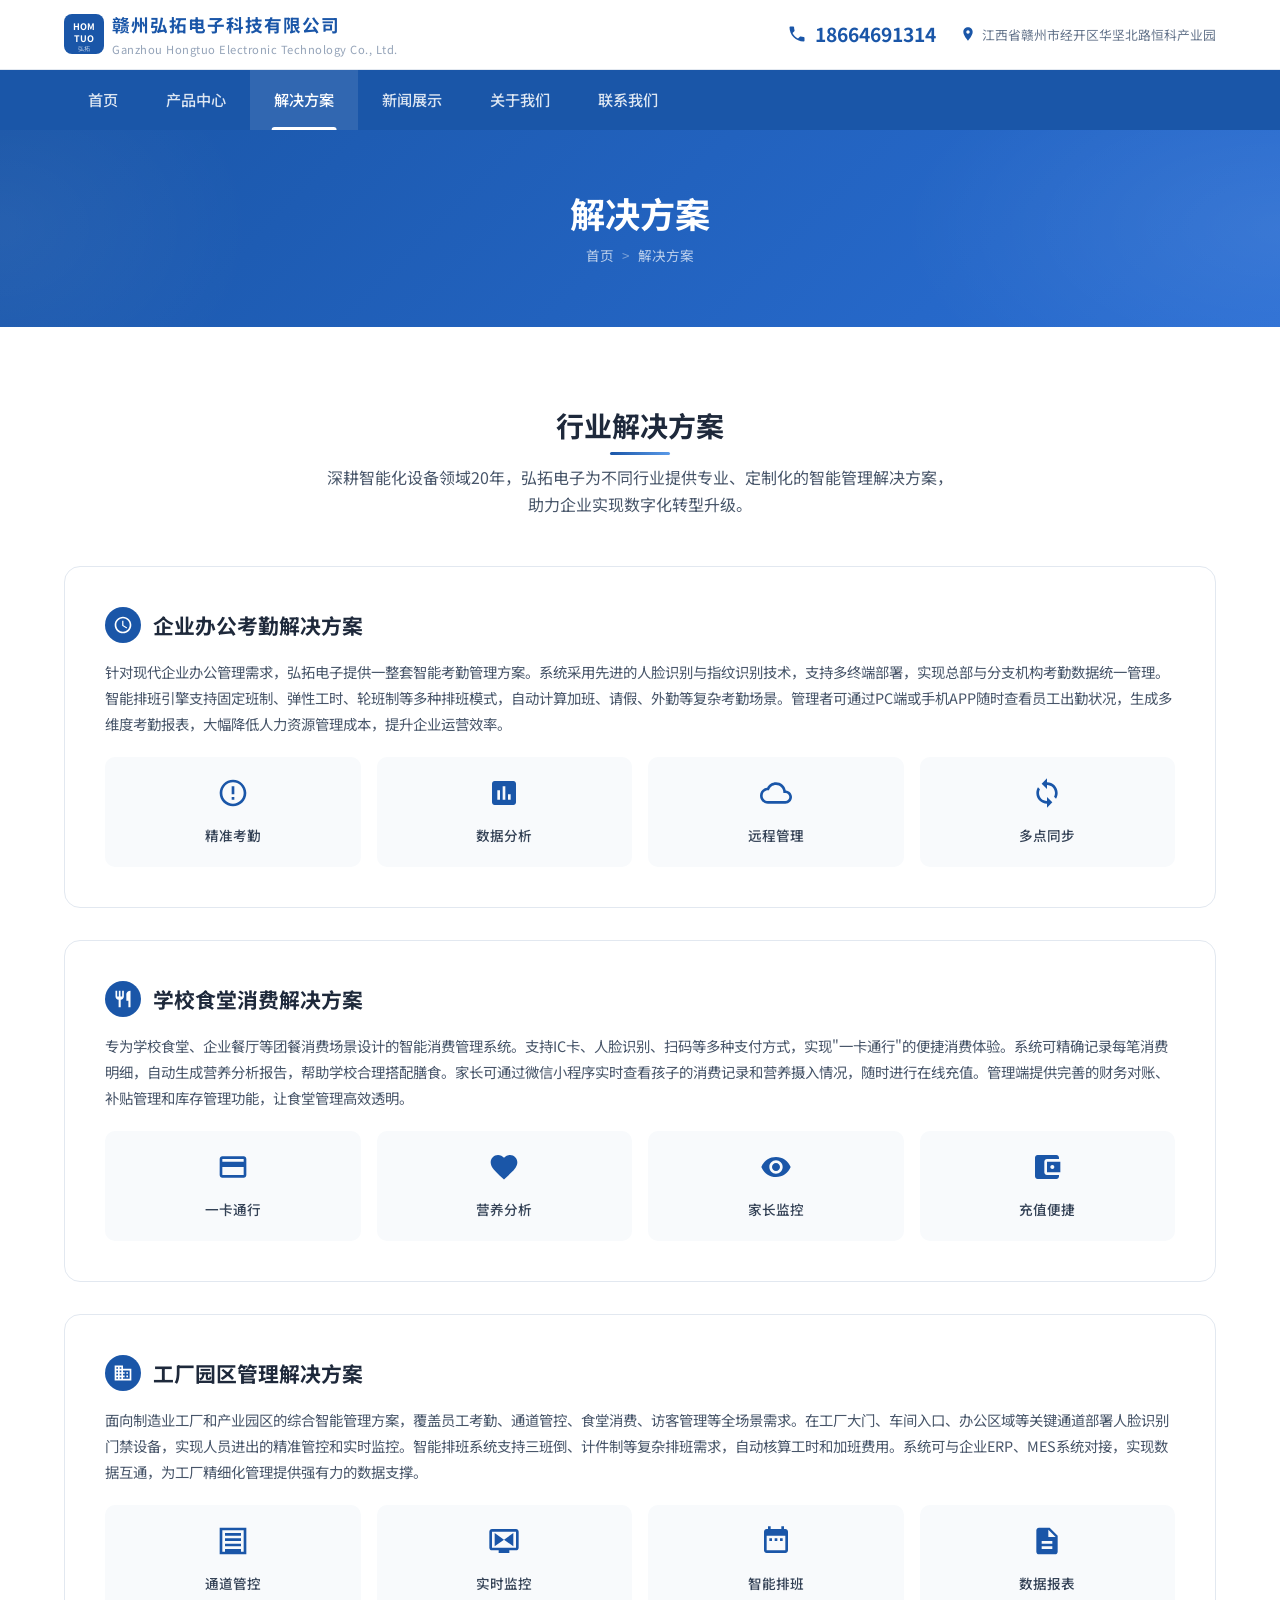
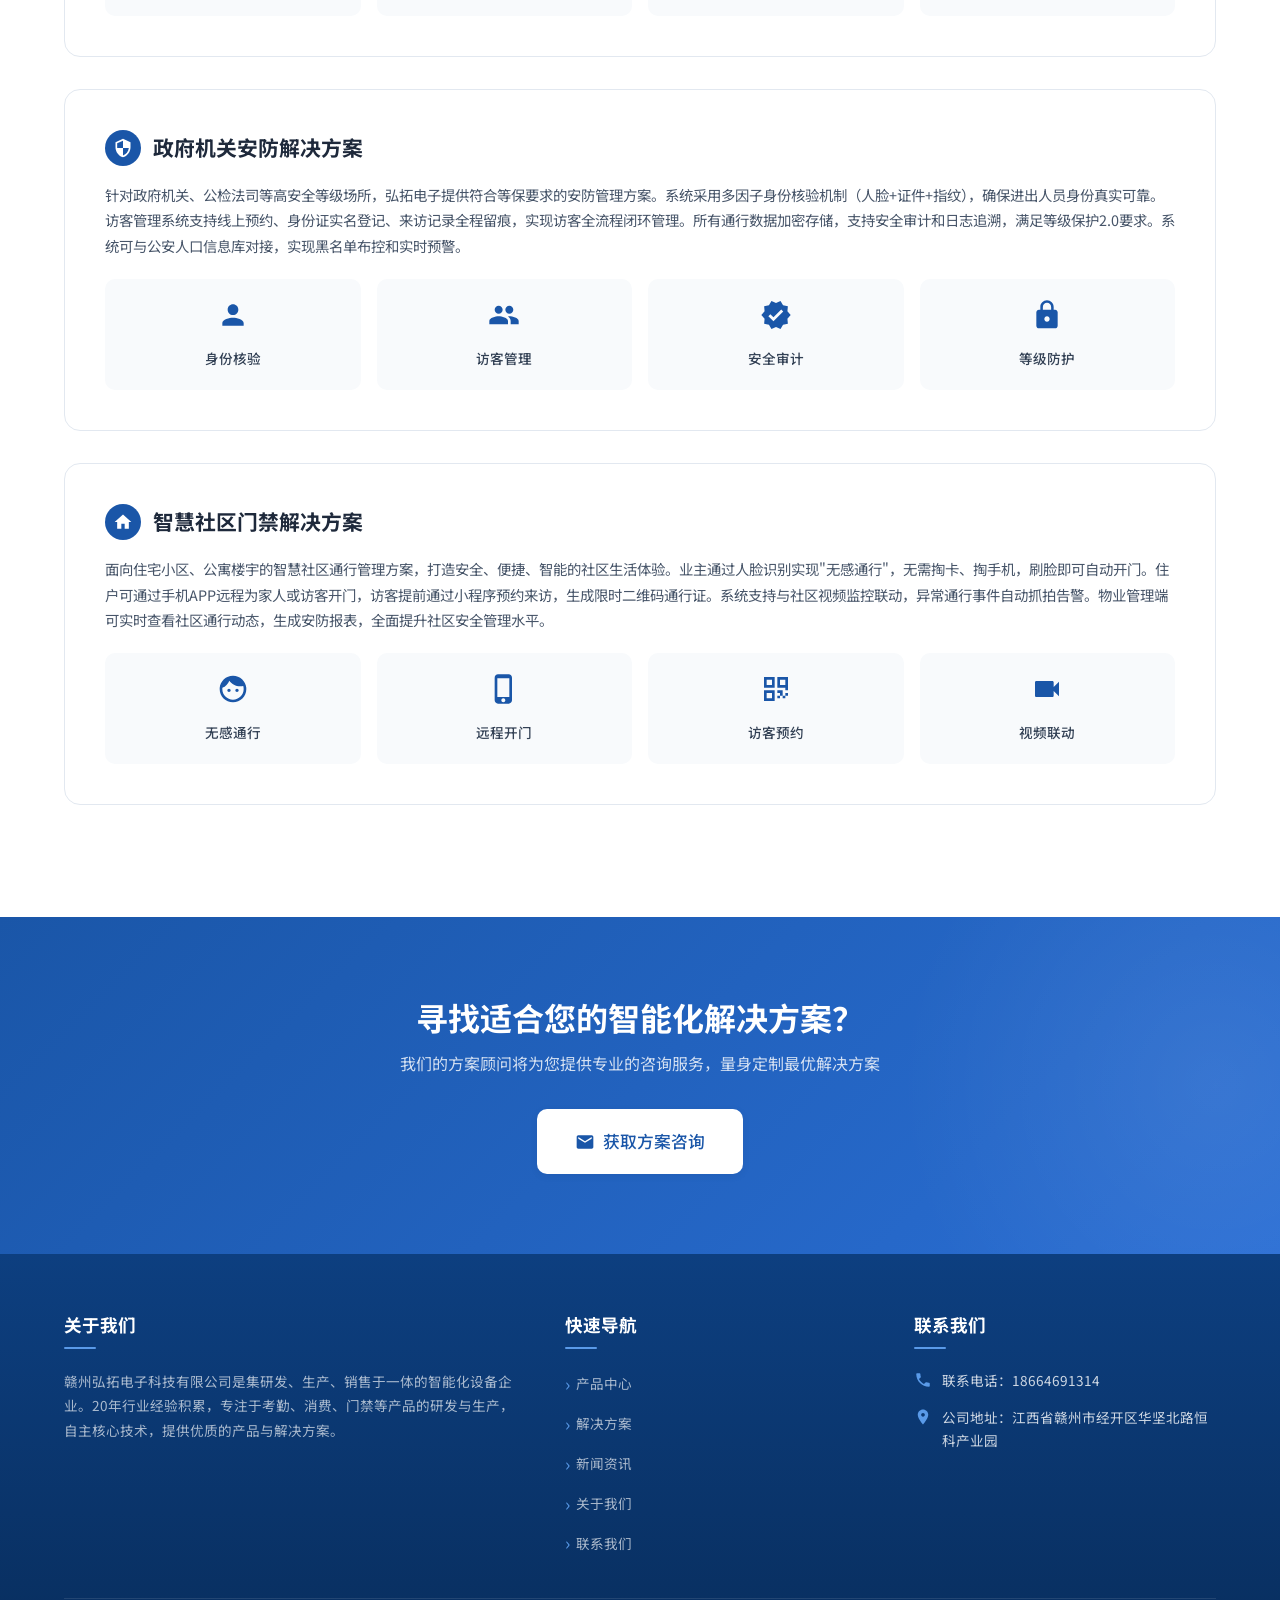
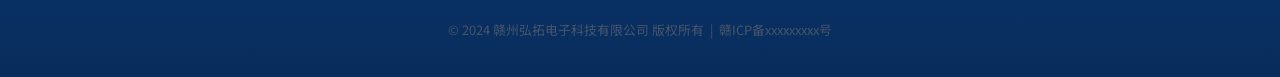
<file: solutions.html>
<!DOCTYPE html>
<html lang="zh-CN">
<head>
  <meta charset="UTF-8">
  <meta name="viewport" content="width=device-width, initial-scale=1.0">
  <title>解决方案 - 赣州弘拓电子科技有限公司</title>
  <meta name="description" content="赣州弘拓电子科技有限公司提供企业考勤、食堂消费、工厂管理、政府安防、智慧社区等行业智能化解决方案。">
  <link rel="stylesheet" href="css/style.css">
</head>
<body>

  <!-- ========== Top Bar ========== -->
  <div class="top-bar">
    <div class="container">
      <div class="top-bar-left">
        <svg class="logo-icon" viewBox="0 0 40 40">
          <rect width="40" height="40" rx="8" fill="#1a56a8"/>
          <text x="20" y="16" text-anchor="middle" fill="white" font-size="9" font-weight="bold">HOM</text>
          <text x="20" y="28" text-anchor="middle" fill="white" font-size="9" font-weight="bold">TUO</text>
          <text x="20" y="37" text-anchor="middle" fill="rgba(255,255,255,0.7)" font-size="6">弘拓</text>
        </svg>
        <div class="company-info">
          <span class="company-name">赣州弘拓电子科技有限公司</span>
          <span class="company-name-en">Ganzhou Hongtuo Electronic Technology Co., Ltd.</span>
        </div>
      </div>
      <div class="top-bar-right">
        <div class="phone">
          <svg viewBox="0 0 24 24"><path d="M6.62 10.79c1.44 2.83 3.76 5.14 6.59 6.59l2.2-2.2c.27-.27.67-.36 1.02-.24 1.12.37 2.33.57 3.57.57.55 0 1 .45 1 1V20c0 .55-.45 1-1 1-9.39 0-17-7.61-17-17 0-.55.45-1 1-1h3.5c.55 0 1 .45 1 1 0 1.25.2 2.45.57 3.57.11.35.03.74-.25 1.02l-2.2 2.2z"/></svg>
          18664691314
        </div>
        <div class="address">
          <svg viewBox="0 0 24 24"><path d="M12 2C8.13 2 5 5.13 5 9c0 5.25 7 13 7 13s7-7.75 7-13c0-3.87-3.13-7-7-7zm0 9.5c-1.38 0-2.5-1.12-2.5-2.5s1.12-2.5 2.5-2.5 2.5 1.12 2.5 2.5-1.12 2.5-2.5 2.5z"/></svg>
          江西省赣州市经开区华坚北路恒科产业园
        </div>
      </div>
    </div>
  </div>

  <!-- ========== Navbar ========== -->
  <header class="header">
    <nav class="navbar container">
      <div class="nav-links">
        <a href="index.html" class="nav-link">首页</a>
        <a href="products.html" class="nav-link">产品中心</a>
        <a href="solutions.html" class="nav-link active">解决方案</a>
        <a href="news.html" class="nav-link">新闻展示</a>
        <a href="about.html" class="nav-link">关于我们</a>
        <a href="contact.html" class="nav-link">联系我们</a>
      </div>
      <button class="mobile-menu-btn" id="mobile-menu-btn">
        <span></span><span></span><span></span>
      </button>
    </nav>
  </header>
  <div class="menu-overlay" id="menu-overlay"></div>
  <div class="mobile-menu" id="mobile-menu">
    <a href="index.html" class="mobile-nav-link">首页</a>
    <a href="products.html" class="mobile-nav-link">产品中心</a>
    <a href="solutions.html" class="mobile-nav-link active">解决方案</a>
    <a href="news.html" class="mobile-nav-link">新闻展示</a>
    <a href="about.html" class="mobile-nav-link">关于我们</a>
    <a href="contact.html" class="mobile-nav-link">联系我们</a>
  </div>

  <!-- ========== Page Banner ========== -->
  <section class="page-banner">
    <h1>解决方案</h1>
    <div class="breadcrumb">
      <a href="index.html">首页</a>
      <span class="sep">&gt;</span>
      <span>解决方案</span>
    </div>
  </section>

  <!-- ========== Solutions Section ========== -->
  <section class="section">
    <div class="container">

      <div class="section-title section-title-center animate-on-scroll">
        <h2>行业解决方案</h2>
        <p style="margin-top: 20px; max-width: 640px; margin-left: auto; margin-right: auto;">深耕智能化设备领域20年，弘拓电子为不同行业提供专业、定制化的智能管理解决方案，助力企业实现数字化转型升级。</p>
      </div>

      <!-- Solution 1: 企业办公考勤 -->
      <div class="solution-full animate-on-scroll">
        <h3>
          <span class="badge">
            <!-- Clock/Time icon -->
            <svg viewBox="0 0 24 24"><path d="M11.99 2C6.47 2 2 6.48 2 12s4.47 10 9.99 10C17.52 22 22 17.52 22 12S17.52 2 11.99 2zM12 20c-4.42 0-8-3.58-8-8s3.58-8 8-8 8 3.58 8 8-3.58 8-8 8zm.5-13H11v6l5.25 3.15.75-1.23-4.5-2.67V7z"/></svg>
          </span>
          企业办公考勤解决方案
        </h3>
        <p>针对现代企业办公管理需求，弘拓电子提供一整套智能考勤管理方案。系统采用先进的人脸识别与指纹识别技术，支持多终端部署，实现总部与分支机构考勤数据统一管理。智能排班引擎支持固定班制、弹性工时、轮班制等多种排班模式，自动计算加班、请假、外勤等复杂考勤场景。管理者可通过PC端或手机APP随时查看员工出勤状况，生成多维度考勤报表，大幅降低人力资源管理成本，提升企业运营效率。</p>
        <div class="advantage-grid stagger-children">
          <div class="advantage-item">
            <!-- Precision/Target icon -->
            <svg viewBox="0 0 24 24"><path d="M12 2C6.48 2 2 6.48 2 12s4.48 10 10 10 10-4.48 10-10S17.52 2 12 2zm0 18c-4.42 0-8-3.58-8-8s3.58-8 8-8 8 3.58 8 8-3.58 8-8 8zm-1-13h2v6h-2zm0 8h2v2h-2z"/></svg>
            <span>精准考勤</span>
          </div>
          <div class="advantage-item">
            <!-- Chart/Analytics icon -->
            <svg viewBox="0 0 24 24"><path d="M19 3H5c-1.1 0-2 .9-2 2v14c0 1.1.9 2 2 2h14c1.1 0 2-.9 2-2V5c0-1.1-.9-2-2-2zM9 17H7v-7h2v7zm4 0h-2V7h2v10zm4 0h-2v-4h2v4z"/></svg>
            <span>数据分析</span>
          </div>
          <div class="advantage-item">
            <!-- Remote/Cloud icon -->
            <svg viewBox="0 0 24 24"><path d="M19.35 10.04C18.67 6.59 15.64 4 12 4 9.11 4 6.6 5.64 5.35 8.04 2.34 8.36 0 10.91 0 14c0 3.31 2.69 6 6 6h13c2.76 0 5-2.24 5-5 0-2.64-2.05-4.78-4.65-4.96zM19 18H6c-2.21 0-4-1.79-4-4s1.79-4 4-4h.71C7.37 7.69 9.48 6 12 6c3.04 0 5.5 2.46 5.5 5.5v.5H19c1.66 0 3 1.34 3 3s-1.34 3-3 3z"/></svg>
            <span>远程管理</span>
          </div>
          <div class="advantage-item">
            <!-- Sync/Multi-point icon -->
            <svg viewBox="0 0 24 24"><path d="M12 4V1L8 5l4 4V6c3.31 0 6 2.69 6 6 0 1.01-.25 1.97-.7 2.8l1.46 1.46C19.54 15.03 20 13.57 20 12c0-4.42-3.58-8-8-8zm0 14c-3.31 0-6-2.69-6-6 0-1.01.25-1.97.7-2.8L5.24 7.74C4.46 8.97 4 10.43 4 12c0 4.42 3.58 8 8 8v3l4-4-4-4v3z"/></svg>
            <span>多点同步</span>
          </div>
        </div>
      </div>

      <!-- Solution 2: 学校食堂消费 -->
      <div class="solution-full animate-on-scroll">
        <h3>
          <span class="badge">
            <!-- Restaurant/Food icon -->
            <svg viewBox="0 0 24 24"><path d="M11 9H9V2H7v7H5V2H3v7c0 2.12 1.66 3.84 3.75 3.97V22h2.5v-9.03C11.34 12.84 13 11.12 13 9V2h-2v7zm5-3v8h2.5v8H21V2c-2.76 0-5 2.24-5 4z"/></svg>
          </span>
          学校食堂消费解决方案
        </h3>
        <p>专为学校食堂、企业餐厅等团餐消费场景设计的智能消费管理系统。支持IC卡、人脸识别、扫码等多种支付方式，实现"一卡通行"的便捷消费体验。系统可精确记录每笔消费明细，自动生成营养分析报告，帮助学校合理搭配膳食。家长可通过微信小程序实时查看孩子的消费记录和营养摄入情况，随时进行在线充值。管理端提供完善的财务对账、补贴管理和库存管理功能，让食堂管理高效透明。</p>
        <div class="advantage-grid stagger-children">
          <div class="advantage-item">
            <!-- Card/Pass icon -->
            <svg viewBox="0 0 24 24"><path d="M20 4H4c-1.11 0-1.99.89-1.99 2L2 18c0 1.11.89 2 2 2h16c1.11 0 2-.89 2-2V6c0-1.11-.89-2-2-2zm0 14H4v-6h16v6zm0-10H4V6h16v2z"/></svg>
            <span>一卡通行</span>
          </div>
          <div class="advantage-item">
            <!-- Health/Nutrition icon -->
            <svg viewBox="0 0 24 24"><path d="M12 21.35l-1.45-1.32C5.4 15.36 2 12.28 2 8.5 2 5.42 4.42 3 7.5 3c1.74 0 3.41.81 4.5 2.09C13.09 3.81 14.76 3 16.5 3 19.58 3 22 5.42 22 8.5c0 3.78-3.4 6.86-8.55 11.54L12 21.35z"/></svg>
            <span>营养分析</span>
          </div>
          <div class="advantage-item">
            <!-- Parent monitoring / Eye icon -->
            <svg viewBox="0 0 24 24"><path d="M12 4.5C7 4.5 2.73 7.61 1 12c1.73 4.39 6 7.5 11 7.5s9.27-3.11 11-7.5c-1.73-4.39-6-7.5-11-7.5zM12 17c-2.76 0-5-2.24-5-5s2.24-5 5-5 5 2.24 5 5-2.24 5-5 5zm0-8c-1.66 0-3 1.34-3 3s1.34 3 3 3 3-1.34 3-3-1.34-3-3-3z"/></svg>
            <span>家长监控</span>
          </div>
          <div class="advantage-item">
            <!-- Wallet/Recharge icon -->
            <svg viewBox="0 0 24 24"><path d="M21 18v1c0 1.1-.9 2-2 2H5c-1.11 0-2-.9-2-2V5c0-1.1.89-2 2-2h14c1.1 0 2 .9 2 2v1h-9c-1.11 0-2 .9-2 2v8c0 1.1.89 2 2 2h9zm-9-2h10V8H12v8zm4-2.5c-.83 0-1.5-.67-1.5-1.5s.67-1.5 1.5-1.5 1.5.67 1.5 1.5-.67 1.5-1.5 1.5z"/></svg>
            <span>充值便捷</span>
          </div>
        </div>
      </div>

      <!-- Solution 3: 工厂园区管理 -->
      <div class="solution-full animate-on-scroll">
        <h3>
          <span class="badge">
            <!-- Factory/Building icon -->
            <svg viewBox="0 0 24 24"><path d="M12 7V3H2v18h20V7H12zM6 19H4v-2h2v2zm0-4H4v-2h2v2zm0-4H4V9h2v2zm0-4H4V5h2v2zm4 12H8v-2h2v2zm0-4H8v-2h2v2zm0-4H8V9h2v2zm0-4H8V5h2v2zm10 12h-8v-2h2v-2h-2v-2h2v-2h-2V9h8v10zm-2-8h-2v2h2v-2zm0 4h-2v2h2v-2z"/></svg>
          </span>
          工厂园区管理解决方案
        </h3>
        <p>面向制造业工厂和产业园区的综合智能管理方案，覆盖员工考勤、通道管控、食堂消费、访客管理等全场景需求。在工厂大门、车间入口、办公区域等关键通道部署人脸识别门禁设备，实现人员进出的精准管控和实时监控。智能排班系统支持三班倒、计件制等复杂排班需求，自动核算工时和加班费用。系统可与企业ERP、MES系统对接，实现数据互通，为工厂精细化管理提供强有力的数据支撑。</p>
        <div class="advantage-grid stagger-children">
          <div class="advantage-item">
            <!-- Gate/Access control icon -->
            <svg viewBox="0 0 24 24"><path d="M6 6h12v2H6V6zm0 4h12v2H6v-2zm0 4h12v2H6v-2zm0 4h12v2H6v-2zM4 4v16h16V4H4zm-2-2h20v20H2V2z"/></svg>
            <span>通道管控</span>
          </div>
          <div class="advantage-item">
            <!-- Monitor/Surveillance icon -->
            <svg viewBox="0 0 24 24"><path d="M21 3H3c-1.1 0-2 .9-2 2v12c0 1.1.9 2 2 2h5v2h8v-2h5c1.1 0 1.99-.9 1.99-2L23 5c0-1.1-.9-2-2-2zm0 14H3V5h18v12zm-2-1l-7-5-7 5V6l7 5 7-5v10z"/></svg>
            <span>实时监控</span>
          </div>
          <div class="advantage-item">
            <!-- Schedule/Calendar icon -->
            <svg viewBox="0 0 24 24"><path d="M19 3h-1V1h-2v2H8V1H6v2H5c-1.11 0-1.99.9-1.99 2L3 19c0 1.1.89 2 2 2h14c1.1 0 2-.9 2-2V5c0-1.1-.9-2-2-2zm0 16H5V8h14v11zM9 10H7v2h2v-2zm4 0h-2v2h2v-2zm4 0h-2v2h2v-2z"/></svg>
            <span>智能排班</span>
          </div>
          <div class="advantage-item">
            <!-- Report/Document icon -->
            <svg viewBox="0 0 24 24"><path d="M14 2H6c-1.1 0-1.99.9-1.99 2L4 20c0 1.1.89 2 1.99 2H18c1.1 0 2-.9 2-2V8l-6-6zm2 16H8v-2h8v2zm0-4H8v-2h8v2zm-3-5V3.5L18.5 9H13z"/></svg>
            <span>数据报表</span>
          </div>
        </div>
      </div>

      <!-- Solution 4: 政府机关安防 -->
      <div class="solution-full animate-on-scroll">
        <h3>
          <span class="badge">
            <!-- Shield/Security icon -->
            <svg viewBox="0 0 24 24"><path d="M12 1L3 5v6c0 5.55 3.84 10.74 9 12 5.16-1.26 9-6.45 9-12V5l-9-4zm0 10.99h7c-.53 4.12-3.28 7.79-7 8.94V12H5V6.3l7-3.11v8.8z"/></svg>
          </span>
          政府机关安防解决方案
        </h3>
        <p>针对政府机关、公检法司等高安全等级场所，弘拓电子提供符合等保要求的安防管理方案。系统采用多因子身份核验机制（人脸+证件+指纹），确保进出人员身份真实可靠。访客管理系统支持线上预约、身份证实名登记、来访记录全程留痕，实现访客全流程闭环管理。所有通行数据加密存储，支持安全审计和日志追溯，满足等级保护2.0要求。系统可与公安人口信息库对接，实现黑名单布控和实时预警。</p>
        <div class="advantage-grid stagger-children">
          <div class="advantage-item">
            <!-- ID/Identity icon -->
            <svg viewBox="0 0 24 24"><path d="M12 12c2.21 0 4-1.79 4-4s-1.79-4-4-4-4 1.79-4 4 1.79 4 4 4zm0 2c-2.67 0-8 1.34-8 4v2h16v-2c0-2.66-5.33-4-8-4z"/></svg>
            <span>身份核验</span>
          </div>
          <div class="advantage-item">
            <!-- Visitor/Group icon -->
            <svg viewBox="0 0 24 24"><path d="M16 11c1.66 0 2.99-1.34 2.99-3S17.66 5 16 5c-1.66 0-3 1.34-3 3s1.34 3 3 3zm-8 0c1.66 0 2.99-1.34 2.99-3S9.66 5 8 5C6.34 5 5 6.34 5 8s1.34 3 3 3zm0 2c-2.33 0-7 1.17-7 3.5V19h14v-2.5c0-2.33-4.67-3.5-7-3.5zm8 0c-.29 0-.62.02-.97.05 1.16.84 1.97 1.97 1.97 3.45V19h6v-2.5c0-2.33-4.67-3.5-7-3.5z"/></svg>
            <span>访客管理</span>
          </div>
          <div class="advantage-item">
            <!-- Audit/Checkmark icon -->
            <svg viewBox="0 0 24 24"><path d="M23 12l-2.44-2.79.34-3.69-3.61-.82-1.89-3.2L12 2.96 8.6 1.5 6.71 4.69 3.1 5.5l.34 3.7L1 12l2.44 2.79-.34 3.7 3.61.82L8.6 22.5 12 21.04l3.4 1.46 1.89-3.19 3.61-.82-.34-3.69L23 12zm-12.91 4.72l-3.8-3.81 1.48-1.48 2.32 2.33 5.85-5.87 1.48 1.48-7.33 7.35z"/></svg>
            <span>安全审计</span>
          </div>
          <div class="advantage-item">
            <!-- Lock/Protection icon -->
            <svg viewBox="0 0 24 24"><path d="M18 8h-1V6c0-2.76-2.24-5-5-5S7 3.24 7 6v2H6c-1.1 0-2 .9-2 2v10c0 1.1.9 2 2 2h12c1.1 0 2-.9 2-2V10c0-1.1-.9-2-2-2zm-6 9c-1.1 0-2-.9-2-2s.9-2 2-2 2 .9 2 2-.9 2-2 2zm3.1-9H8.9V6c0-1.71 1.39-3.1 3.1-3.1 1.71 0 3.1 1.39 3.1 3.1v2z"/></svg>
            <span>等级防护</span>
          </div>
        </div>
      </div>

      <!-- Solution 5: 智慧社区门禁 -->
      <div class="solution-full animate-on-scroll">
        <h3>
          <span class="badge">
            <!-- Home/Community icon -->
            <svg viewBox="0 0 24 24"><path d="M10 20v-6h4v6h5v-8h3L12 3 2 12h3v8z"/></svg>
          </span>
          智慧社区门禁解决方案
        </h3>
        <p>面向住宅小区、公寓楼宇的智慧社区通行管理方案，打造安全、便捷、智能的社区生活体验。业主通过人脸识别实现"无感通行"，无需掏卡、掏手机，刷脸即可自动开门。住户可通过手机APP远程为家人或访客开门，访客提前通过小程序预约来访，生成限时二维码通行证。系统支持与社区视频监控联动，异常通行事件自动抓拍告警。物业管理端可实时查看社区通行动态，生成安防报表，全面提升社区安全管理水平。</p>
        <div class="advantage-grid stagger-children">
          <div class="advantage-item">
            <!-- Face/Seamless icon -->
            <svg viewBox="0 0 24 24"><path d="M9 11.75c-.69 0-1.25.56-1.25 1.25s.56 1.25 1.25 1.25 1.25-.56 1.25-1.25-.56-1.25-1.25-1.25zm6 0c-.69 0-1.25.56-1.25 1.25s.56 1.25 1.25 1.25 1.25-.56 1.25-1.25-.56-1.25-1.25-1.25zM12 2C6.48 2 2 6.48 2 12s4.48 10 10 10 10-4.48 10-10S17.52 2 12 2zm0 18c-4.41 0-8-3.59-8-8 0-.29.02-.58.05-.86 2.36-1.05 4.23-2.98 5.21-5.37C11.07 8.33 14.05 10 17.42 10c.78 0 1.53-.09 2.25-.26.21.71.33 1.47.33 2.26 0 4.41-3.59 8-8 8z"/></svg>
            <span>无感通行</span>
          </div>
          <div class="advantage-item">
            <!-- Phone/Remote icon -->
            <svg viewBox="0 0 24 24"><path d="M15.5 1h-8C6.12 1 5 2.12 5 3.5v17C5 21.88 6.12 23 7.5 23h8c1.38 0 2.5-1.12 2.5-2.5v-17C18 2.12 16.88 1 15.5 1zm-4 21c-.83 0-1.5-.67-1.5-1.5s.67-1.5 1.5-1.5 1.5.67 1.5 1.5-.67 1.5-1.5 1.5zm4.5-4H7V4h9v14z"/></svg>
            <span>远程开门</span>
          </div>
          <div class="advantage-item">
            <!-- QR/Appointment icon -->
            <svg viewBox="0 0 24 24"><path d="M3 11h8V3H3v8zm2-6h4v4H5V5zM3 21h8v-8H3v8zm2-6h4v4H5v-4zM13 3v8h8V3h-8zm6 6h-4V5h4v4zm-6 4h2v2h-2zm2 2h2v2h-2zm-2 2h2v2h-2zm4 0h2v2h-2zm2-2h2v2h-2zm0-4h2v2h-2zm-4 2h2v2h-2z"/></svg>
            <span>访客预约</span>
          </div>
          <div class="advantage-item">
            <!-- Video/Camera icon -->
            <svg viewBox="0 0 24 24"><path d="M17 10.5V7c0-.55-.45-1-1-1H4c-.55 0-1 .45-1 1v10c0 .55.45 1 1 1h12c.55 0 1-.45 1-1v-3.5l4 4v-11l-4 4z"/></svg>
            <span>视频联动</span>
          </div>
        </div>
      </div>

    </div>
  </section>

  <!-- ========== CTA Section ========== -->
  <section class="cta-section animate-on-scroll">
    <h2>寻找适合您的智能化解决方案？</h2>
    <p>我们的方案顾问将为您提供专业的咨询服务，量身定制最优解决方案</p>
    <a href="contact.html" class="btn btn-white btn-lg">
      <svg viewBox="0 0 24 24" width="20" height="20" fill="#1a56a8"><path d="M20 4H4c-1.1 0-1.99.9-1.99 2L2 18c0 1.1.9 2 2 2h16c1.1 0 2-.9 2-2V6c0-1.1-.9-2-2-2zm0 4l-8 5-8-5V6l8 5 8-5v2z"/></svg>
      获取方案咨询
    </a>
  </section>

  <!-- ========== Footer ========== -->
  <footer class="footer">
    <div class="container">
      <div class="footer-grid">
        <div class="footer-col">
          <h4>关于我们</h4>
          <p>赣州弘拓电子科技有限公司是集研发、生产、销售于一体的智能化设备企业。20年行业经验积累，专注于考勤、消费、门禁等产品的研发与生产，自主核心技术，提供优质的产品与解决方案。</p>
        </div>
        <div class="footer-col">
          <h4>快速导航</h4>
          <div class="footer-links">
            <a href="products.html">产品中心</a>
            <a href="solutions.html">解决方案</a>
            <a href="news.html">新闻资讯</a>
            <a href="about.html">关于我们</a>
            <a href="contact.html">联系我们</a>
          </div>
        </div>
        <div class="footer-col">
          <h4>联系我们</h4>
          <div class="contact-item">
            <svg viewBox="0 0 24 24"><path d="M6.62 10.79c1.44 2.83 3.76 5.14 6.59 6.59l2.2-2.2c.27-.27.67-.36 1.02-.24 1.12.37 2.33.57 3.57.57.55 0 1 .45 1 1V20c0 .55-.45 1-1 1-9.39 0-17-7.61-17-17 0-.55.45-1 1-1h3.5c.55 0 1 .45 1 1 0 1.25.2 2.45.57 3.57.11.35.03.74-.25 1.02l-2.2 2.2z"/></svg>
            <span>联系电话：18664691314</span>
          </div>
          <div class="contact-item">
            <svg viewBox="0 0 24 24"><path d="M12 2C8.13 2 5 5.13 5 9c0 5.25 7 13 7 13s7-7.75 7-13c0-3.87-3.13-7-7-7zm0 9.5c-1.38 0-2.5-1.12-2.5-2.5s1.12-2.5 2.5-2.5 2.5 1.12 2.5 2.5-1.12 2.5-2.5 2.5z"/></svg>
            <span>公司地址：江西省赣州市经开区华坚北路恒科产业园</span>
          </div>
        </div>
      </div>
      <div class="footer-bottom">
        <p>© 2024 赣州弘拓电子科技有限公司 版权所有 &nbsp;|&nbsp; 赣ICP备xxxxxxxxx号</p>
      </div>
    </div>
  </footer>

  <script src="js/main.js"></script>
</body>
</html>
</file>
<file: css/style.css>
/* ========================================
   赣州弘拓电子科技有限公司 - 企业官网样式
   ======================================== */

/* Google Fonts */
@import url('https://fonts.googleapis.com/css2?family=Noto+Sans+SC:wght@300;400;500;700;900&display=swap');

/* ========== CSS Variables ========== */
:root {
  --primary: #1a56a8;
  --primary-dark: #0d3f80;
  --primary-darker: #082d5c;
  --primary-light: #2a6ed4;
  --primary-lighter: #5a9ae8;
  --primary-bg: #eaf1fb;
  --primary-bg-light: #f5f8fd;
  --accent: #0ea5e9;
  --accent-light: #7dd3fc;
  --success: #22c55e;
  --warning: #f59e0b;
  --danger: #ef4444;
  --white: #ffffff;
  --gray-50: #f8fafc;
  --gray-100: #f1f5f9;
  --gray-200: #e2e8f0;
  --gray-300: #cbd5e1;
  --gray-400: #94a3b8;
  --gray-500: #64748b;
  --gray-600: #475569;
  --gray-700: #334155;
  --gray-800: #1e293b;
  --gray-900: #0f172a;

  --shadow-xs: 0 1px 2px rgba(0,0,0,0.04);
  --shadow-sm: 0 2px 8px rgba(0,0,0,0.06);
  --shadow: 0 4px 16px rgba(0,0,0,0.08);
  --shadow-md: 0 8px 24px rgba(0,0,0,0.1);
  --shadow-lg: 0 16px 48px rgba(0,0,0,0.12);
  --shadow-blue: 0 8px 32px rgba(26,86,168,0.18);
  --shadow-blue-lg: 0 16px 48px rgba(26,86,168,0.25);

  --radius-sm: 6px;
  --radius: 10px;
  --radius-lg: 16px;
  --radius-xl: 24px;
  --radius-full: 9999px;

  --transition: all 0.3s cubic-bezier(0.4, 0, 0.2, 1);
  --transition-fast: all 0.15s ease;
  --transition-spring: all 0.4s cubic-bezier(0.34, 1.56, 0.64, 1);

  --max-width: 1200px;
  --header-height: 60px;
  --topbar-height: 48px;
}

/* ========== Reset & Base ========== */
*, *::before, *::after {
  margin: 0;
  padding: 0;
  box-sizing: border-box;
}

html {
  scroll-behavior: smooth;
  font-size: 16px;
  -webkit-font-smoothing: antialiased;
  -moz-osx-font-smoothing: grayscale;
}

body {
  font-family: 'Noto Sans SC', 'PingFang SC', 'Microsoft YaHei', -apple-system, sans-serif;
  color: var(--gray-700);
  line-height: 1.7;
  background: var(--white);
  overflow-x: hidden;
}

a {
  text-decoration: none;
  color: inherit;
  transition: var(--transition);
}

img {
  max-width: 100%;
  height: auto;
  display: block;
}

ul, ol {
  list-style: none;
}

input, textarea, select, button {
  font-family: inherit;
  font-size: inherit;
  outline: none;
  border: none;
}

/* ========== Typography ========== */
h1, h2, h3, h4, h5, h6 {
  color: var(--gray-800);
  font-weight: 700;
  line-height: 1.3;
}

h1 { font-size: 2.5rem; }
h2 { font-size: 2rem; }
h3 { font-size: 1.5rem; }
h4 { font-size: 1.25rem; }
h5 { font-size: 1.1rem; }
h6 { font-size: 1rem; }

p {
  margin-bottom: 1rem;
  color: var(--gray-600);
}

/* ========== Utilities ========== */
.container {
  width: 100%;
  max-width: var(--max-width);
  margin: 0 auto;
  padding: 0 24px;
}

.section {
  padding: 80px 0;
}

.section-light {
  background: var(--gray-50);
}

.section-blue {
  background: var(--primary-bg-light);
}

.text-center {
  text-align: center;
}

.text-primary {
  color: var(--primary);
}

/* ========== Section Title ========== */
.section-title {
  margin-bottom: 48px;
}

.section-title h2 {
  font-size: 1.75rem;
  color: var(--gray-800);
  position: relative;
  display: inline-flex;
  align-items: baseline;
  gap: 12px;
}

.section-title h2::before {
  content: '';
  width: 4px;
  height: 24px;
  background: linear-gradient(180deg, var(--primary), var(--primary-lighter));
  border-radius: 2px;
  flex-shrink: 0;
  position: relative;
  top: 3px;
}

.section-title .subtitle {
  font-size: 0.85rem;
  color: var(--gray-400);
  font-weight: 400;
  letter-spacing: 1px;
  text-transform: uppercase;
  margin-left: 8px;
}

.section-title-center {
  text-align: center;
}

.section-title-center h2::before {
  display: none;
}

.section-title-center h2::after {
  content: '';
  display: block;
  width: 60px;
  height: 3px;
  background: linear-gradient(90deg, var(--primary), var(--primary-lighter));
  border-radius: 2px;
  margin: 12px auto 0;
  position: absolute;
  bottom: -12px;
  left: 50%;
  transform: translateX(-50%);
}

.section-title .more-link {
  float: right;
  font-size: 0.9rem;
  color: var(--primary);
  display: inline-flex;
  align-items: center;
  gap: 4px;
  font-weight: 500;
  margin-top: 8px;
}

.section-title .more-link:hover {
  gap: 8px;
  color: var(--primary-light);
}

/* ========== Buttons ========== */
.btn {
  display: inline-flex;
  align-items: center;
  justify-content: center;
  gap: 8px;
  padding: 12px 28px;
  font-size: 0.95rem;
  font-weight: 500;
  border-radius: var(--radius);
  cursor: pointer;
  transition: var(--transition);
  border: 2px solid transparent;
  white-space: nowrap;
}

.btn-primary {
  background: linear-gradient(135deg, var(--primary), var(--primary-light));
  color: var(--white);
  box-shadow: var(--shadow-blue);
}

.btn-primary:hover {
  transform: translateY(-2px);
  box-shadow: var(--shadow-blue-lg);
  background: linear-gradient(135deg, var(--primary-dark), var(--primary));
}

.btn-outline {
  background: transparent;
  color: var(--primary);
  border-color: var(--primary);
}

.btn-outline:hover {
  background: var(--primary);
  color: var(--white);
  transform: translateY(-2px);
}

.btn-white {
  background: var(--white);
  color: var(--primary);
  box-shadow: var(--shadow-sm);
}

.btn-white:hover {
  transform: translateY(-2px);
  box-shadow: var(--shadow);
}

.btn-sm {
  padding: 8px 20px;
  font-size: 0.85rem;
}

.btn-lg {
  padding: 16px 36px;
  font-size: 1.05rem;
}

/* ========== Top Bar ========== */
.top-bar {
  background: var(--white);
  border-bottom: 1px solid var(--gray-200);
  padding: 10px 0;
  font-size: 0.85rem;
  color: var(--gray-600);
}

.top-bar .container {
  display: flex;
  justify-content: space-between;
  align-items: center;
}

.top-bar-left {
  display: flex;
  align-items: center;
  gap: 8px;
}

.top-bar-left .logo-icon {
  width: 40px;
  height: 40px;
}

.top-bar-left .company-info {
  display: flex;
  flex-direction: column;
}

.top-bar-left .company-name {
  font-size: 1.1rem;
  font-weight: 700;
  color: var(--primary);
  letter-spacing: 1px;
}

.top-bar-left .company-name-en {
  font-size: 0.7rem;
  color: var(--gray-400);
  letter-spacing: 0.5px;
}

.top-bar-right {
  display: flex;
  align-items: center;
  gap: 24px;
}

.top-bar-right .phone {
  display: flex;
  align-items: center;
  gap: 8px;
  font-size: 1.2rem;
  font-weight: 700;
  color: var(--primary);
}

.top-bar-right .phone svg {
  width: 20px;
  height: 20px;
  fill: var(--primary);
}

.top-bar-right .address {
  display: flex;
  align-items: center;
  gap: 6px;
  font-size: 0.8rem;
  color: var(--gray-500);
}

.top-bar-right .address svg {
  width: 16px;
  height: 16px;
  fill: var(--primary);
  flex-shrink: 0;
}

/* ========== Header / Navbar ========== */
.header {
  background: var(--primary);
  position: sticky;
  top: 0;
  z-index: 1000;
  transition: var(--transition);
}

.header.scrolled {
  box-shadow: 0 4px 20px rgba(26,86,168,0.3);
}

.navbar {
  display: flex;
  align-items: center;
  justify-content: space-between;
  height: var(--header-height);
}

.nav-links {
  display: flex;
  align-items: center;
  gap: 0;
  height: 100%;
}

.nav-link {
  display: flex;
  align-items: center;
  height: 100%;
  padding: 0 24px;
  color: rgba(255,255,255,0.85);
  font-size: 0.95rem;
  font-weight: 500;
  position: relative;
  transition: var(--transition);
}

.nav-link::after {
  content: '';
  position: absolute;
  bottom: 0;
  left: 50%;
  transform: translateX(-50%);
  width: 0;
  height: 3px;
  background: var(--white);
  border-radius: 3px 3px 0 0;
  transition: var(--transition);
}

.nav-link:hover,
.nav-link.active {
  color: var(--white);
  background: rgba(255,255,255,0.1);
}

.nav-link:hover::after,
.nav-link.active::after {
  width: 60%;
}

/* Mobile Menu Button */
.mobile-menu-btn {
  display: none;
  flex-direction: column;
  gap: 5px;
  padding: 8px;
  cursor: pointer;
  background: none;
  border: none;
}

.mobile-menu-btn span {
  display: block;
  width: 24px;
  height: 2px;
  background: var(--white);
  border-radius: 2px;
  transition: var(--transition);
}

.mobile-menu-btn.active span:nth-child(1) {
  transform: rotate(45deg) translate(5px, 5px);
}
.mobile-menu-btn.active span:nth-child(2) {
  opacity: 0;
}
.mobile-menu-btn.active span:nth-child(3) {
  transform: rotate(-45deg) translate(5px, -5px);
}

/* Mobile Menu Overlay */
.menu-overlay {
  display: none;
  position: fixed;
  inset: 0;
  background: rgba(0,0,0,0.5);
  z-index: 998;
  opacity: 0;
  transition: opacity 0.3s;
}

.menu-overlay.active {
  display: block;
  opacity: 1;
}

/* Mobile Menu Panel */
.mobile-menu {
  display: none;
  position: fixed;
  top: 0;
  right: -280px;
  width: 280px;
  height: 100vh;
  background: var(--white);
  z-index: 999;
  padding: 80px 24px 24px;
  transition: right 0.3s cubic-bezier(0.4, 0, 0.2, 1);
  overflow-y: auto;
}

.mobile-menu.active {
  right: 0;
}

.mobile-menu .mobile-nav-link {
  display: block;
  padding: 14px 16px;
  color: var(--gray-700);
  font-size: 1rem;
  font-weight: 500;
  border-radius: var(--radius-sm);
  transition: var(--transition);
}

.mobile-menu .mobile-nav-link:hover,
.mobile-menu .mobile-nav-link.active {
  background: var(--primary-bg);
  color: var(--primary);
}

/* ========== Hero Section ========== */
.hero {
  background: linear-gradient(135deg, var(--primary-bg-light) 0%, var(--primary-bg) 50%, #d4e4f7 100%);
  padding: 60px 0 80px;
  position: relative;
  overflow: hidden;
}

.hero::before {
  content: '';
  position: absolute;
  top: -50%;
  right: -20%;
  width: 80%;
  height: 200%;
  background: radial-gradient(ellipse, rgba(26,86,168,0.06) 0%, transparent 70%);
  pointer-events: none;
}

.hero .container {
  display: flex;
  align-items: center;
  gap: 40px;
  position: relative;
  z-index: 1;
}

.hero-content {
  flex: 1;
  min-width: 0;
}

.hero-content h1 {
  font-size: 2.8rem;
  font-weight: 900;
  color: var(--primary);
  margin-bottom: 12px;
  letter-spacing: 2px;
}

.hero-content .hero-subtitle {
  font-size: 1.35rem;
  color: var(--gray-700);
  font-weight: 500;
  margin-bottom: 20px;
}

.hero-content .hero-desc {
  display: inline-block;
  background: var(--primary);
  color: var(--white);
  padding: 8px 24px;
  border-radius: var(--radius-full);
  font-size: 0.9rem;
  font-weight: 500;
  margin-bottom: 32px;
}

.hero-images {
  flex: 1;
  display: flex;
  align-items: center;
  justify-content: center;
  gap: 20px;
  position: relative;
}

.hero-images img {
  width: 200px;
  height: auto;
  border-radius: var(--radius-lg);
  box-shadow: var(--shadow-md);
  transition: var(--transition);
}

.hero-images img:hover {
  transform: translateY(-8px) scale(1.02);
  box-shadow: var(--shadow-lg);
}

.hero-images img:nth-child(2) {
  width: 240px;
  position: relative;
  z-index: 2;
}

/* Hero Feature Tags */
.hero-features {
  display: flex;
  gap: 32px;
  margin-top: 36px;
}

.hero-feature {
  display: flex;
  flex-direction: column;
  align-items: center;
  gap: 8px;
}

.hero-feature .icon {
  width: 48px;
  height: 48px;
  border-radius: 50%;
  background: var(--white);
  display: flex;
  align-items: center;
  justify-content: center;
  box-shadow: var(--shadow-sm);
  transition: var(--transition);
}

.hero-feature .icon svg {
  width: 24px;
  height: 24px;
  fill: var(--primary);
}

.hero-feature:hover .icon {
  background: var(--primary);
  transform: translateY(-4px);
  box-shadow: var(--shadow-blue);
}

.hero-feature:hover .icon svg {
  fill: var(--white);
}

.hero-feature span {
  font-size: 0.85rem;
  color: var(--gray-600);
  font-weight: 500;
}

/* ========== Stats Section ========== */
.stats {
  background: var(--white);
  padding: 48px 0;
  border-bottom: 1px solid var(--gray-200);
}

.stats-grid {
  display: grid;
  grid-template-columns: repeat(4, 1fr);
  gap: 32px;
}

.stat-item {
  display: flex;
  align-items: center;
  gap: 16px;
  padding: 20px;
  border-radius: var(--radius-lg);
  transition: var(--transition);
}

.stat-item:hover {
  background: var(--primary-bg-light);
  transform: translateY(-2px);
}

.stat-icon {
  width: 56px;
  height: 56px;
  border-radius: 50%;
  background: linear-gradient(135deg, var(--primary-bg), #d4e4f7);
  display: flex;
  align-items: center;
  justify-content: center;
  flex-shrink: 0;
}

.stat-icon svg {
  width: 28px;
  height: 28px;
  fill: var(--primary);
}

.stat-info {
  display: flex;
  flex-direction: column;
}

.stat-number-wrapper {
  display: flex;
  align-items: baseline;
  gap: 2px;
}

.stat-number {
  font-size: 2rem;
  font-weight: 900;
  color: var(--primary);
  line-height: 1.2;
}

.stat-suffix {
  font-size: 1.1rem;
  font-weight: 700;
  color: var(--primary);
}

.stat-label {
  font-size: 0.85rem;
  color: var(--gray-500);
  margin-top: 4px;
}

/* ========== Product Cards ========== */
.products-section {
  padding: 80px 0;
  background: var(--white);
}

.product-grid {
  display: grid;
  grid-template-columns: repeat(4, 1fr);
  gap: 24px;
}

.product-card {
  background: var(--white);
  border-radius: var(--radius-lg);
  overflow: hidden;
  border: 1px solid var(--gray-200);
  transition: var(--transition);
  cursor: pointer;
}

.product-card:hover {
  transform: translateY(-8px);
  box-shadow: var(--shadow-md);
  border-color: var(--primary-lighter);
}

.product-card-img {
  width: 100%;
  aspect-ratio: 4/3;
  background: linear-gradient(135deg, var(--primary-bg-light), var(--primary-bg));
  display: flex;
  align-items: center;
  justify-content: center;
  overflow: hidden;
  position: relative;
}

.product-card-img img {
  width: 70%;
  height: 70%;
  object-fit: contain;
  transition: var(--transition);
}

.product-card:hover .product-card-img img {
  transform: scale(1.08);
}

.product-card-body {
  padding: 20px;
}

.product-card-body h4 {
  font-size: 1.05rem;
  margin-bottom: 6px;
  color: var(--gray-800);
}

.product-card-body p {
  font-size: 0.85rem;
  color: var(--gray-500);
  margin: 0;
  line-height: 1.5;
}

/* ========== Scenarios Section ========== */
.scenarios-section {
  padding: 80px 0;
  background: var(--gray-50);
}

.scenario-grid {
  display: grid;
  grid-template-columns: repeat(5, 1fr);
  gap: 20px;
}

.scenario-card {
  position: relative;
  border-radius: var(--radius-lg);
  overflow: hidden;
  aspect-ratio: 1/1;
  cursor: pointer;
  transition: var(--transition);
}

.scenario-card:hover {
  transform: translateY(-6px);
  box-shadow: var(--shadow-md);
}

.scenario-card img {
  width: 100%;
  height: 100%;
  object-fit: cover;
  transition: var(--transition);
}

.scenario-card:hover img {
  transform: scale(1.1);
}

.scenario-card .overlay {
  position: absolute;
  inset: 0;
  background: linear-gradient(180deg, transparent 40%, rgba(0,0,0,0.6) 100%);
  display: flex;
  align-items: flex-end;
  padding: 16px;
  transition: var(--transition);
}

.scenario-card:hover .overlay {
  background: linear-gradient(180deg, transparent 20%, rgba(26,86,168,0.7) 100%);
}

.scenario-card .overlay span {
  color: var(--white);
  font-size: 0.95rem;
  font-weight: 600;
}

/* Scenario cards without images (CSS-based) */
.scenario-card-css {
  position: relative;
  border-radius: var(--radius-lg);
  overflow: hidden;
  aspect-ratio: 1/1;
  cursor: pointer;
  transition: var(--transition);
  display: flex;
  flex-direction: column;
  align-items: center;
  justify-content: center;
  gap: 12px;
  padding: 24px;
  text-align: center;
}

.scenario-card-css:hover {
  transform: translateY(-6px);
  box-shadow: var(--shadow-md);
}

.scenario-card-css svg {
  width: 48px;
  height: 48px;
  fill: var(--white);
  opacity: 0.9;
}

.scenario-card-css span {
  color: var(--white);
  font-size: 0.95rem;
  font-weight: 600;
}

.scenario-card-css:nth-child(1) {
  background: linear-gradient(135deg, #1a56a8, #2a6ed4);
}
.scenario-card-css:nth-child(2) {
  background: linear-gradient(135deg, #0d7377, #14b8a6);
}
.scenario-card-css:nth-child(3) {
  background: linear-gradient(135deg, #7c3aed, #a78bfa);
}
.scenario-card-css:nth-child(4) {
  background: linear-gradient(135deg, #c2410c, #f97316);
}
.scenario-card-css:nth-child(5) {
  background: linear-gradient(135deg, #0369a1, #0ea5e9);
}

/* ========== Process Section ========== */
.process-section {
  padding: 80px 0;
  background: var(--white);
}

.process-steps {
  display: flex;
  align-items: flex-start;
  justify-content: space-between;
  gap: 12px;
  position: relative;
}

.process-step {
  display: flex;
  flex-direction: column;
  align-items: center;
  gap: 16px;
  flex: 1;
  position: relative;
  text-align: center;
}

.process-step-icon {
  width: 80px;
  height: 80px;
  border-radius: 50%;
  background: linear-gradient(135deg, var(--primary-bg), #d4e4f7);
  display: flex;
  align-items: center;
  justify-content: center;
  position: relative;
  z-index: 2;
  transition: var(--transition);
}

.process-step:hover .process-step-icon {
  background: linear-gradient(135deg, var(--primary), var(--primary-light));
  transform: scale(1.1);
  box-shadow: var(--shadow-blue);
}

.process-step-icon svg {
  width: 36px;
  height: 36px;
  fill: var(--primary);
  transition: var(--transition);
}

.process-step:hover .process-step-icon svg {
  fill: var(--white);
}

.process-step span {
  font-size: 0.95rem;
  font-weight: 600;
  color: var(--gray-700);
}

/* Arrows between steps */
.process-arrow {
  display: flex;
  align-items: center;
  padding-top: 28px;
  color: var(--primary-lighter);
  flex-shrink: 0;
}

.process-arrow svg {
  width: 28px;
  height: 28px;
  fill: var(--primary-lighter);
}

/* ========== Footer ========== */
.footer {
  background: linear-gradient(180deg, var(--primary-dark), var(--primary-darker));
  color: rgba(255,255,255,0.8);
  padding: 60px 0 0;
}

.footer-grid {
  display: grid;
  grid-template-columns: 1.5fr 1fr 1fr;
  gap: 48px;
  padding-bottom: 40px;
}

.footer-col h4 {
  color: var(--white);
  font-size: 1.1rem;
  margin-bottom: 20px;
  position: relative;
  padding-bottom: 12px;
}

.footer-col h4::after {
  content: '';
  position: absolute;
  bottom: 0;
  left: 0;
  width: 32px;
  height: 2px;
  background: var(--primary-lighter);
  border-radius: 2px;
}

.footer-col p {
  font-size: 0.85rem;
  color: rgba(255,255,255,0.65);
  line-height: 1.8;
  margin-bottom: 0;
}

.footer-col .footer-links {
  display: flex;
  flex-direction: column;
  gap: 10px;
}

.footer-col .footer-links a {
  font-size: 0.85rem;
  color: rgba(255,255,255,0.65);
  display: flex;
  align-items: center;
  gap: 6px;
  transition: var(--transition);
}

.footer-col .footer-links a::before {
  content: '›';
  color: var(--primary-lighter);
  font-size: 1.1rem;
}

.footer-col .footer-links a:hover {
  color: var(--white);
  transform: translateX(4px);
}

.footer-col .contact-item {
  display: flex;
  align-items: flex-start;
  gap: 10px;
  margin-bottom: 14px;
  font-size: 0.85rem;
}

.footer-col .contact-item svg {
  width: 18px;
  height: 18px;
  fill: var(--primary-lighter);
  flex-shrink: 0;
  margin-top: 2px;
}

.footer-bottom {
  border-top: 1px solid rgba(255,255,255,0.1);
  padding: 20px 0;
  text-align: center;
  font-size: 0.8rem;
  color: rgba(255,255,255,0.45);
}

.footer-bottom a {
  color: rgba(255,255,255,0.55);
}

.footer-bottom a:hover {
  color: var(--white);
}

/* ========== Page Banner (Inner Pages) ========== */
.page-banner {
  background: linear-gradient(135deg, var(--primary), var(--primary-light));
  padding: 60px 0;
  text-align: center;
  position: relative;
  overflow: hidden;
}

.page-banner::before {
  content: '';
  position: absolute;
  top: -50%;
  right: -30%;
  width: 60%;
  height: 200%;
  background: radial-gradient(ellipse, rgba(255,255,255,0.08) 0%, transparent 70%);
  pointer-events: none;
}

.page-banner::after {
  content: '';
  position: absolute;
  bottom: -50%;
  left: -20%;
  width: 40%;
  height: 200%;
  background: radial-gradient(ellipse, rgba(255,255,255,0.05) 0%, transparent 70%);
  pointer-events: none;
}

.page-banner h1 {
  color: var(--white);
  font-size: 2.2rem;
  margin-bottom: 8px;
  position: relative;
  z-index: 1;
}

.page-banner .breadcrumb {
  display: flex;
  align-items: center;
  justify-content: center;
  gap: 8px;
  font-size: 0.85rem;
  color: rgba(255,255,255,0.7);
  position: relative;
  z-index: 1;
}

.page-banner .breadcrumb a {
  color: rgba(255,255,255,0.7);
}

.page-banner .breadcrumb a:hover {
  color: var(--white);
}

.page-banner .breadcrumb .sep {
  color: rgba(255,255,255,0.4);
}

/* ========== Category Tabs ========== */
.tabs {
  display: flex;
  gap: 8px;
  flex-wrap: wrap;
  margin-bottom: 40px;
}

.tab-btn {
  padding: 10px 24px;
  border-radius: var(--radius-full);
  font-size: 0.9rem;
  font-weight: 500;
  color: var(--gray-600);
  background: var(--gray-100);
  cursor: pointer;
  transition: var(--transition);
  border: none;
}

.tab-btn:hover {
  background: var(--primary-bg);
  color: var(--primary);
}

.tab-btn.active {
  background: var(--primary);
  color: var(--white);
  box-shadow: var(--shadow-blue);
}

/* ========== Product Detail Grid ========== */
.product-detail-grid {
  display: grid;
  grid-template-columns: repeat(3, 1fr);
  gap: 32px;
}

.product-detail-card {
  background: var(--white);
  border-radius: var(--radius-lg);
  overflow: hidden;
  border: 1px solid var(--gray-200);
  transition: var(--transition);
}

.product-detail-card:hover {
  transform: translateY(-6px);
  box-shadow: var(--shadow-md);
  border-color: var(--primary-lighter);
}

.product-detail-card .card-img {
  aspect-ratio: 16/10;
  background: linear-gradient(135deg, var(--primary-bg-light), var(--primary-bg));
  display: flex;
  align-items: center;
  justify-content: center;
  overflow: hidden;
}

.product-detail-card .card-img img {
  width: 60%;
  height: 60%;
  object-fit: contain;
  transition: var(--transition);
}

.product-detail-card:hover .card-img img {
  transform: scale(1.1);
}

.product-detail-card .card-body {
  padding: 24px;
}

.product-detail-card .card-body h3 {
  font-size: 1.15rem;
  margin-bottom: 8px;
}

.product-detail-card .card-body p {
  font-size: 0.85rem;
  color: var(--gray-500);
  margin-bottom: 16px;
}

.product-detail-card .card-features {
  display: flex;
  flex-wrap: wrap;
  gap: 8px;
}

.product-detail-card .card-features .tag {
  padding: 4px 12px;
  background: var(--primary-bg-light);
  color: var(--primary);
  font-size: 0.75rem;
  font-weight: 500;
  border-radius: var(--radius-full);
}

.product-detail-card .card-footer {
  padding: 16px 24px;
  border-top: 1px solid var(--gray-100);
  display: flex;
  justify-content: space-between;
  align-items: center;
}

.product-detail-card .card-footer .price {
  font-size: 1.1rem;
  font-weight: 700;
  color: var(--primary);
}

.product-detail-card .card-footer .detail-link {
  font-size: 0.85rem;
  color: var(--primary);
  font-weight: 500;
  display: flex;
  align-items: center;
  gap: 4px;
}

.product-detail-card .card-footer .detail-link:hover {
  gap: 8px;
}

/* ========== Solution Cards ========== */
.solution-grid {
  display: grid;
  grid-template-columns: repeat(2, 1fr);
  gap: 32px;
}

.solution-card {
  background: var(--white);
  border-radius: var(--radius-lg);
  overflow: hidden;
  border: 1px solid var(--gray-200);
  display: flex;
  transition: var(--transition);
}

.solution-card:hover {
  transform: translateY(-4px);
  box-shadow: var(--shadow-md);
  border-color: var(--primary-lighter);
}

.solution-card-icon {
  width: 160px;
  flex-shrink: 0;
  display: flex;
  align-items: center;
  justify-content: center;
  position: relative;
}

.solution-card-icon::before {
  content: '';
  position: absolute;
  inset: 0;
  opacity: 0.08;
}

.solution-card-icon svg {
  width: 64px;
  height: 64px;
  fill: var(--white);
  position: relative;
  z-index: 1;
}

.solution-card:nth-child(1) .solution-card-icon { background: linear-gradient(135deg, #1a56a8, #2a6ed4); }
.solution-card:nth-child(2) .solution-card-icon { background: linear-gradient(135deg, #0d7377, #14b8a6); }
.solution-card:nth-child(3) .solution-card-icon { background: linear-gradient(135deg, #7c3aed, #a78bfa); }
.solution-card:nth-child(4) .solution-card-icon { background: linear-gradient(135deg, #c2410c, #f97316); }
.solution-card:nth-child(5) .solution-card-icon { background: linear-gradient(135deg, #0369a1, #0ea5e9); }

.solution-card-content {
  padding: 28px;
  flex: 1;
}

.solution-card-content h3 {
  font-size: 1.2rem;
  margin-bottom: 10px;
}

.solution-card-content p {
  font-size: 0.85rem;
  color: var(--gray-500);
  margin-bottom: 16px;
}

.solution-card-content .features {
  display: flex;
  flex-wrap: wrap;
  gap: 8px;
  margin-bottom: 16px;
}

.solution-card-content .features .tag {
  padding: 4px 12px;
  background: var(--primary-bg-light);
  color: var(--primary);
  font-size: 0.75rem;
  font-weight: 500;
  border-radius: var(--radius-full);
}

/* Solution full-width card */
.solution-full {
  background: var(--white);
  border-radius: var(--radius-lg);
  padding: 40px;
  border: 1px solid var(--gray-200);
  margin-bottom: 32px;
}

.solution-full h3 {
  font-size: 1.3rem;
  margin-bottom: 16px;
  display: flex;
  align-items: center;
  gap: 12px;
}

.solution-full h3 .badge {
  display: inline-flex;
  align-items: center;
  justify-content: center;
  width: 36px;
  height: 36px;
  border-radius: 50%;
  background: var(--primary);
  flex-shrink: 0;
}

.solution-full h3 .badge svg {
  width: 20px;
  height: 20px;
  fill: var(--white);
}

.solution-full p {
  font-size: 0.9rem;
  color: var(--gray-600);
  margin-bottom: 20px;
  line-height: 1.8;
}

.solution-full .advantage-grid {
  display: grid;
  grid-template-columns: repeat(4, 1fr);
  gap: 16px;
}

.solution-full .advantage-item {
  text-align: center;
  padding: 20px 12px;
  border-radius: var(--radius);
  background: var(--gray-50);
  transition: var(--transition);
}

.solution-full .advantage-item:hover {
  background: var(--primary-bg-light);
  transform: translateY(-4px);
}

.solution-full .advantage-item svg {
  width: 32px;
  height: 32px;
  fill: var(--primary);
  margin-bottom: 8px;
}

.solution-full .advantage-item span {
  display: block;
  font-size: 0.85rem;
  font-weight: 500;
  color: var(--gray-700);
}

/* ========== News Page ========== */
.news-grid {
  display: grid;
  grid-template-columns: repeat(3, 1fr);
  gap: 28px;
}

.news-card {
  background: var(--white);
  border-radius: var(--radius-lg);
  overflow: hidden;
  border: 1px solid var(--gray-200);
  transition: var(--transition);
}

.news-card:hover {
  transform: translateY(-6px);
  box-shadow: var(--shadow-md);
  border-color: var(--primary-lighter);
}

.news-card-img {
  width: 100%;
  aspect-ratio: 16/9;
  overflow: hidden;
  position: relative;
}

.news-card-img img {
  width: 100%;
  height: 100%;
  object-fit: cover;
  transition: var(--transition);
}

.news-card:hover .news-card-img img {
  transform: scale(1.05);
}

.news-card-img .category-badge {
  position: absolute;
  top: 12px;
  left: 12px;
  padding: 4px 12px;
  background: var(--primary);
  color: var(--white);
  font-size: 0.75rem;
  font-weight: 500;
  border-radius: var(--radius-full);
}

/* News card with gradient placeholder */
.news-card-img.placeholder {
  display: flex;
  align-items: center;
  justify-content: center;
}

.news-card-img.placeholder svg {
  width: 48px;
  height: 48px;
  fill: rgba(255,255,255,0.5);
}

.news-card-img.placeholder:nth-child(1) {
  background: linear-gradient(135deg, #1a56a8, #5a9ae8);
}

.news-card-body {
  padding: 24px;
}

.news-card-body h3 {
  font-size: 1.05rem;
  margin-bottom: 10px;
  line-height: 1.5;
  display: -webkit-box;
  -webkit-line-clamp: 2;
  -webkit-box-orient: vertical;
  overflow: hidden;
}

.news-card-body h3 a:hover {
  color: var(--primary);
}

.news-card-body p {
  font-size: 0.85rem;
  color: var(--gray-500);
  display: -webkit-box;
  -webkit-line-clamp: 3;
  -webkit-box-orient: vertical;
  overflow: hidden;
  margin-bottom: 16px;
}

.news-card-footer {
  display: flex;
  justify-content: space-between;
  align-items: center;
  padding: 0 24px 20px;
}

.news-card-footer .date {
  font-size: 0.8rem;
  color: var(--gray-400);
  display: flex;
  align-items: center;
  gap: 6px;
}

.news-card-footer .read-more {
  font-size: 0.85rem;
  color: var(--primary);
  font-weight: 500;
  display: flex;
  align-items: center;
  gap: 4px;
}

.news-card-footer .read-more:hover {
  gap: 8px;
}

/* ========== About Page ========== */
.about-intro {
  display: flex;
  gap: 48px;
  align-items: center;
  padding: 80px 0;
}

.about-intro-content {
  flex: 1;
}

.about-intro-content h2 {
  font-size: 1.8rem;
  margin-bottom: 20px;
  color: var(--gray-800);
}

.about-intro-content p {
  font-size: 0.95rem;
  line-height: 2;
  color: var(--gray-600);
}

.about-intro-image {
  flex: 1;
  border-radius: var(--radius-lg);
  overflow: hidden;
  background: linear-gradient(135deg, var(--primary), var(--primary-light));
  aspect-ratio: 4/3;
  display: flex;
  align-items: center;
  justify-content: center;
  position: relative;
}

.about-intro-image .about-img-content {
  text-align: center;
  color: var(--white);
  z-index: 1;
}

.about-intro-image .about-img-content .big-number {
  font-size: 4rem;
  font-weight: 900;
  line-height: 1;
  margin-bottom: 8px;
}

.about-intro-image .about-img-content span {
  font-size: 1.1rem;
  opacity: 0.9;
}

/* Timeline */
.timeline-section {
  padding: 80px 0;
  background: var(--gray-50);
}

.timeline {
  position: relative;
  max-width: 800px;
  margin: 0 auto;
}

.timeline::before {
  content: '';
  position: absolute;
  left: 50%;
  top: 0;
  bottom: 0;
  width: 3px;
  background: linear-gradient(180deg, var(--primary), var(--primary-lighter));
  transform: translateX(-50%);
  border-radius: 3px;
}

.timeline-item {
  display: flex;
  align-items: center;
  margin-bottom: 40px;
  position: relative;
}

.timeline-item:nth-child(odd) {
  flex-direction: row;
  padding-right: calc(50% + 32px);
  text-align: right;
}

.timeline-item:nth-child(even) {
  flex-direction: row-reverse;
  padding-left: calc(50% + 32px);
  text-align: left;
}

.timeline-item .dot {
  position: absolute;
  left: 50%;
  transform: translateX(-50%);
  width: 16px;
  height: 16px;
  border-radius: 50%;
  background: var(--primary);
  border: 3px solid var(--white);
  box-shadow: var(--shadow-blue);
  z-index: 2;
}

.timeline-item .year {
  font-size: 1.5rem;
  font-weight: 900;
  color: var(--primary);
  margin-bottom: 4px;
}

.timeline-item .desc {
  font-size: 0.9rem;
  color: var(--gray-600);
}

/* Values Section */
.values-section {
  padding: 80px 0;
}

.values-grid {
  display: grid;
  grid-template-columns: repeat(4, 1fr);
  gap: 28px;
}

.value-card {
  text-align: center;
  padding: 36px 24px;
  border-radius: var(--radius-lg);
  background: var(--white);
  border: 1px solid var(--gray-200);
  transition: var(--transition);
}

.value-card:hover {
  transform: translateY(-6px);
  box-shadow: var(--shadow-md);
  border-color: var(--primary-lighter);
}

.value-card .icon {
  width: 64px;
  height: 64px;
  border-radius: 50%;
  background: linear-gradient(135deg, var(--primary-bg), #d4e4f7);
  display: flex;
  align-items: center;
  justify-content: center;
  margin: 0 auto 16px;
  transition: var(--transition);
}

.value-card:hover .icon {
  background: linear-gradient(135deg, var(--primary), var(--primary-light));
}

.value-card .icon svg {
  width: 32px;
  height: 32px;
  fill: var(--primary);
  transition: var(--transition);
}

.value-card:hover .icon svg {
  fill: var(--white);
}

.value-card h4 {
  font-size: 1.05rem;
  margin-bottom: 8px;
}

.value-card p {
  font-size: 0.85rem;
  color: var(--gray-500);
  margin: 0;
}

/* Honors Grid */
.honors-grid {
  display: grid;
  grid-template-columns: repeat(4, 1fr);
  gap: 24px;
}

.honor-card {
  text-align: center;
  padding: 28px 20px;
  border-radius: var(--radius-lg);
  background: var(--white);
  border: 1px solid var(--gray-200);
  transition: var(--transition);
}

.honor-card:hover {
  transform: translateY(-4px);
  box-shadow: var(--shadow);
}

.honor-card .icon {
  width: 56px;
  height: 56px;
  border-radius: var(--radius);
  background: linear-gradient(135deg, var(--primary-bg), #d4e4f7);
  display: flex;
  align-items: center;
  justify-content: center;
  margin: 0 auto 12px;
}

.honor-card .icon svg {
  width: 28px;
  height: 28px;
  fill: var(--primary);
}

.honor-card h5 {
  font-size: 0.9rem;
  margin-bottom: 4px;
}

.honor-card p {
  font-size: 0.8rem;
  color: var(--gray-400);
  margin: 0;
}

/* ========== Contact Page ========== */
.contact-section {
  padding: 80px 0;
}

.contact-layout {
  display: grid;
  grid-template-columns: 1fr 1.5fr;
  gap: 48px;
}

.contact-info-cards {
  display: flex;
  flex-direction: column;
  gap: 20px;
}

.contact-info-card {
  display: flex;
  align-items: flex-start;
  gap: 16px;
  padding: 24px;
  border-radius: var(--radius-lg);
  background: var(--white);
  border: 1px solid var(--gray-200);
  transition: var(--transition);
}

.contact-info-card:hover {
  border-color: var(--primary-lighter);
  box-shadow: var(--shadow-sm);
}

.contact-info-card .icon {
  width: 48px;
  height: 48px;
  border-radius: 50%;
  background: linear-gradient(135deg, var(--primary), var(--primary-light));
  display: flex;
  align-items: center;
  justify-content: center;
  flex-shrink: 0;
}

.contact-info-card .icon svg {
  width: 22px;
  height: 22px;
  fill: var(--white);
}

.contact-info-card .info h4 {
  font-size: 1rem;
  margin-bottom: 4px;
}

.contact-info-card .info p {
  font-size: 0.85rem;
  color: var(--gray-500);
  margin: 0;
  line-height: 1.6;
}

/* Contact Form */
.contact-form-wrapper {
  background: var(--white);
  border-radius: var(--radius-lg);
  padding: 36px;
  border: 1px solid var(--gray-200);
}

.contact-form-wrapper h3 {
  font-size: 1.3rem;
  margin-bottom: 24px;
}

.form-group {
  margin-bottom: 20px;
}

.form-group label {
  display: block;
  font-size: 0.85rem;
  font-weight: 500;
  color: var(--gray-700);
  margin-bottom: 6px;
}

.form-group label .required {
  color: var(--danger);
}

.form-input {
  width: 100%;
  padding: 12px 16px;
  border: 1px solid var(--gray-200);
  border-radius: var(--radius);
  font-size: 0.9rem;
  color: var(--gray-700);
  background: var(--gray-50);
  transition: var(--transition);
}

.form-input:focus {
  border-color: var(--primary);
  background: var(--white);
  box-shadow: 0 0 0 3px rgba(26,86,168,0.1);
}

textarea.form-input {
  min-height: 120px;
  resize: vertical;
}

.form-row {
  display: grid;
  grid-template-columns: 1fr 1fr;
  gap: 16px;
}

.submit-btn {
  width: 100%;
  padding: 14px 32px;
  background: linear-gradient(135deg, var(--primary), var(--primary-light));
  color: var(--white);
  font-size: 1rem;
  font-weight: 600;
  border: none;
  border-radius: var(--radius);
  cursor: pointer;
  transition: var(--transition);
}

.submit-btn:hover {
  transform: translateY(-2px);
  box-shadow: var(--shadow-blue);
}

.submit-btn:active {
  transform: translateY(0);
}

.submit-btn:disabled {
  opacity: 0.7;
  cursor: not-allowed;
  transform: none;
}

/* Map placeholder */
.map-section {
  padding: 0 0 80px;
}

.map-placeholder {
  width: 100%;
  height: 320px;
  border-radius: var(--radius-lg);
  background: linear-gradient(135deg, var(--gray-100), var(--gray-200));
  display: flex;
  flex-direction: column;
  align-items: center;
  justify-content: center;
  gap: 12px;
  color: var(--gray-400);
  border: 1px solid var(--gray-200);
}

.map-placeholder svg {
  width: 48px;
  height: 48px;
  fill: var(--gray-300);
}

.map-placeholder span {
  font-size: 0.9rem;
}

/* ========== CTA Section ========== */
.cta-section {
  padding: 80px 0;
  background: linear-gradient(135deg, var(--primary), var(--primary-light));
  text-align: center;
  position: relative;
  overflow: hidden;
}

.cta-section::before {
  content: '';
  position: absolute;
  top: -50%;
  right: -20%;
  width: 50%;
  height: 200%;
  background: radial-gradient(ellipse, rgba(255,255,255,0.08) 0%, transparent 70%);
}

.cta-section h2 {
  color: var(--white);
  font-size: 2rem;
  margin-bottom: 12px;
  position: relative;
  z-index: 1;
}

.cta-section p {
  color: rgba(255,255,255,0.8);
  font-size: 1rem;
  margin-bottom: 32px;
  position: relative;
  z-index: 1;
}

.cta-section .btn {
  position: relative;
  z-index: 1;
}

/* ========== Animations ========== */
@keyframes fadeInUp {
  from {
    opacity: 0;
    transform: translateY(30px);
  }
  to {
    opacity: 1;
    transform: translateY(0);
  }
}

@keyframes fadeIn {
  from { opacity: 0; }
  to { opacity: 1; }
}

@keyframes scaleIn {
  from {
    opacity: 0;
    transform: scale(0.9);
  }
  to {
    opacity: 1;
    transform: scale(1);
  }
}

@keyframes slideInLeft {
  from {
    opacity: 0;
    transform: translateX(-30px);
  }
  to {
    opacity: 1;
    transform: translateX(0);
  }
}

@keyframes slideInRight {
  from {
    opacity: 0;
    transform: translateX(30px);
  }
  to {
    opacity: 1;
    transform: translateX(0);
  }
}

@keyframes float {
  0%, 100% { transform: translateY(0); }
  50% { transform: translateY(-10px); }
}

/* Scroll Animation Classes */
.animate-on-scroll {
  opacity: 0;
  transform: translateY(30px);
  transition: opacity 0.6s ease-out, transform 0.6s ease-out;
}

.animate-on-scroll.visible {
  opacity: 1;
  transform: translateY(0);
}

.animate-on-scroll.delay-1 { transition-delay: 0.1s; }
.animate-on-scroll.delay-2 { transition-delay: 0.2s; }
.animate-on-scroll.delay-3 { transition-delay: 0.3s; }
.animate-on-scroll.delay-4 { transition-delay: 0.4s; }
.animate-on-scroll.delay-5 { transition-delay: 0.5s; }

/* ========== Responsive ========== */
@media (max-width: 1024px) {
  .hero .container {
    flex-direction: column;
    text-align: center;
  }

  .hero-content h1 {
    font-size: 2.2rem;
  }

  .hero-features {
    justify-content: center;
  }

  .hero-images {
    max-width: 500px;
  }

  .stats-grid {
    grid-template-columns: repeat(2, 1fr);
  }

  .product-grid {
    grid-template-columns: repeat(2, 1fr);
  }

  .scenario-grid {
    grid-template-columns: repeat(3, 1fr);
  }

  .process-steps {
    flex-wrap: wrap;
    justify-content: center;
    gap: 24px;
  }

  .process-arrow {
    display: none;
  }

  .process-step {
    flex: 0 0 calc(33.333% - 24px);
  }

  .footer-grid {
    grid-template-columns: 1fr 1fr;
  }

  .solution-grid {
    grid-template-columns: 1fr;
  }

  .product-detail-grid {
    grid-template-columns: repeat(2, 1fr);
  }

  .news-grid {
    grid-template-columns: repeat(2, 1fr);
  }

  .about-intro {
    flex-direction: column;
  }

  .contact-layout {
    grid-template-columns: 1fr;
  }

  .timeline-item:nth-child(odd),
  .timeline-item:nth-child(even) {
    padding-right: 0;
    padding-left: calc(50% + 32px);
    text-align: left;
    flex-direction: row-reverse;
  }

  .solution-full .advantage-grid {
    grid-template-columns: repeat(2, 1fr);
  }

  .values-grid {
    grid-template-columns: repeat(2, 1fr);
  }

  .honors-grid {
    grid-template-columns: repeat(2, 1fr);
  }
}

@media (max-width: 768px) {
  :root {
    --header-height: 56px;
  }

  .container {
    padding: 0 16px;
  }

  .section {
    padding: 48px 0;
  }

  h1 { font-size: 1.8rem; }
  h2 { font-size: 1.5rem; }
  h3 { font-size: 1.2rem; }

  /* Top bar */
  .top-bar-right .address {
    display: none;
  }

  /* Navbar */
  .nav-links {
    display: none;
  }

  .mobile-menu-btn {
    display: flex;
  }

  .mobile-menu {
    display: block;
  }

  /* Hero */
  .hero {
    padding: 40px 0 60px;
  }

  .hero-content h1 {
    font-size: 1.8rem;
  }

  .hero-content .hero-subtitle {
    font-size: 1.1rem;
  }

  .hero-features {
    gap: 16px;
    flex-wrap: wrap;
  }

  .hero-images {
    flex-wrap: wrap;
  }

  .hero-images img {
    width: 140px;
  }

  .hero-images img:nth-child(2) {
    width: 160px;
  }

  /* Stats */
  .stats-grid {
    grid-template-columns: repeat(2, 1fr);
    gap: 16px;
  }

  .stat-number {
    font-size: 1.5rem;
  }

  /* Products */
  .product-grid {
    grid-template-columns: repeat(2, 1fr);
    gap: 16px;
  }

  /* Scenarios */
  .scenario-grid {
    grid-template-columns: repeat(2, 1fr);
    gap: 12px;
  }

  .scenario-grid .scenario-card-css:last-child {
    grid-column: span 2;
  }

  /* Process */
  .process-step {
    flex: 0 0 calc(50% - 24px);
  }

  .process-step-icon {
    width: 64px;
    height: 64px;
  }

  .process-step-icon svg {
    width: 28px;
    height: 28px;
  }

  /* Footer */
  .footer-grid {
    grid-template-columns: 1fr;
    gap: 32px;
  }

  /* Page Banner */
  .page-banner {
    padding: 40px 0;
  }

  .page-banner h1 {
    font-size: 1.6rem;
  }

  /* Product Detail */
  .product-detail-grid {
    grid-template-columns: 1fr;
  }

  /* Solution */
  .solution-card {
    flex-direction: column;
  }

  .solution-card-icon {
    width: 100%;
    height: 120px;
  }

  /* News */
  .news-grid {
    grid-template-columns: 1fr;
  }

  /* About */
  .timeline::before {
    left: 16px;
  }

  .timeline-item:nth-child(odd),
  .timeline-item:nth-child(even) {
    padding-left: 48px;
    padding-right: 0;
    text-align: left;
    flex-direction: row;
  }

  .timeline-item .dot {
    left: 16px;
  }

  .values-grid {
    grid-template-columns: 1fr;
  }

  .honors-grid {
    grid-template-columns: 1fr 1fr;
  }

  /* Contact */
  .form-row {
    grid-template-columns: 1fr;
  }

  .contact-form-wrapper {
    padding: 24px;
  }

  .solution-full .advantage-grid {
    grid-template-columns: 1fr 1fr;
  }
}

@media (max-width: 480px) {
  .top-bar-left .company-name {
    font-size: 0.95rem;
  }

  .top-bar-right .phone {
    font-size: 1rem;
  }

  .hero-content h1 {
    font-size: 1.5rem;
  }

  .stats-grid {
    grid-template-columns: 1fr 1fr;
    gap: 8px;
  }

  .stat-item {
    padding: 12px;
    flex-direction: column;
    text-align: center;
  }

  .product-grid {
    grid-template-columns: 1fr;
  }

  .scenario-grid {
    grid-template-columns: 1fr 1fr;
  }

  .process-step {
    flex: 0 0 100%;
  }

  .tabs {
    justify-content: center;
  }

  .solution-full .advantage-grid {
    grid-template-columns: 1fr;
  }

  .honors-grid {
    grid-template-columns: 1fr;
  }
}

/* ========== Utility for News Colors ========== */
.bg-gradient-1 { background: linear-gradient(135deg, #1a56a8, #5a9ae8); }
.bg-gradient-2 { background: linear-gradient(135deg, #0d7377, #14b8a6); }
.bg-gradient-3 { background: linear-gradient(135deg, #7c3aed, #a78bfa); }
.bg-gradient-4 { background: linear-gradient(135deg, #c2410c, #f97316); }
.bg-gradient-5 { background: linear-gradient(135deg, #0369a1, #0ea5e9); }
.bg-gradient-6 { background: linear-gradient(135deg, #059669, #34d399); }

/* ========== Pagination ========== */
.pagination {
  display: flex;
  justify-content: center;
  gap: 8px;
  margin-top: 48px;
}

.pagination a,
.pagination span {
  display: flex;
  align-items: center;
  justify-content: center;
  width: 40px;
  height: 40px;
  border-radius: var(--radius);
  font-size: 0.9rem;
  font-weight: 500;
  color: var(--gray-600);
  background: var(--white);
  border: 1px solid var(--gray-200);
  transition: var(--transition);
}

.pagination a:hover {
  border-color: var(--primary);
  color: var(--primary);
}

.pagination .active {
  background: var(--primary);
  color: var(--white);
  border-color: var(--primary);
}

.pagination .dots {
  border: none;
  background: none;
}
</file>
